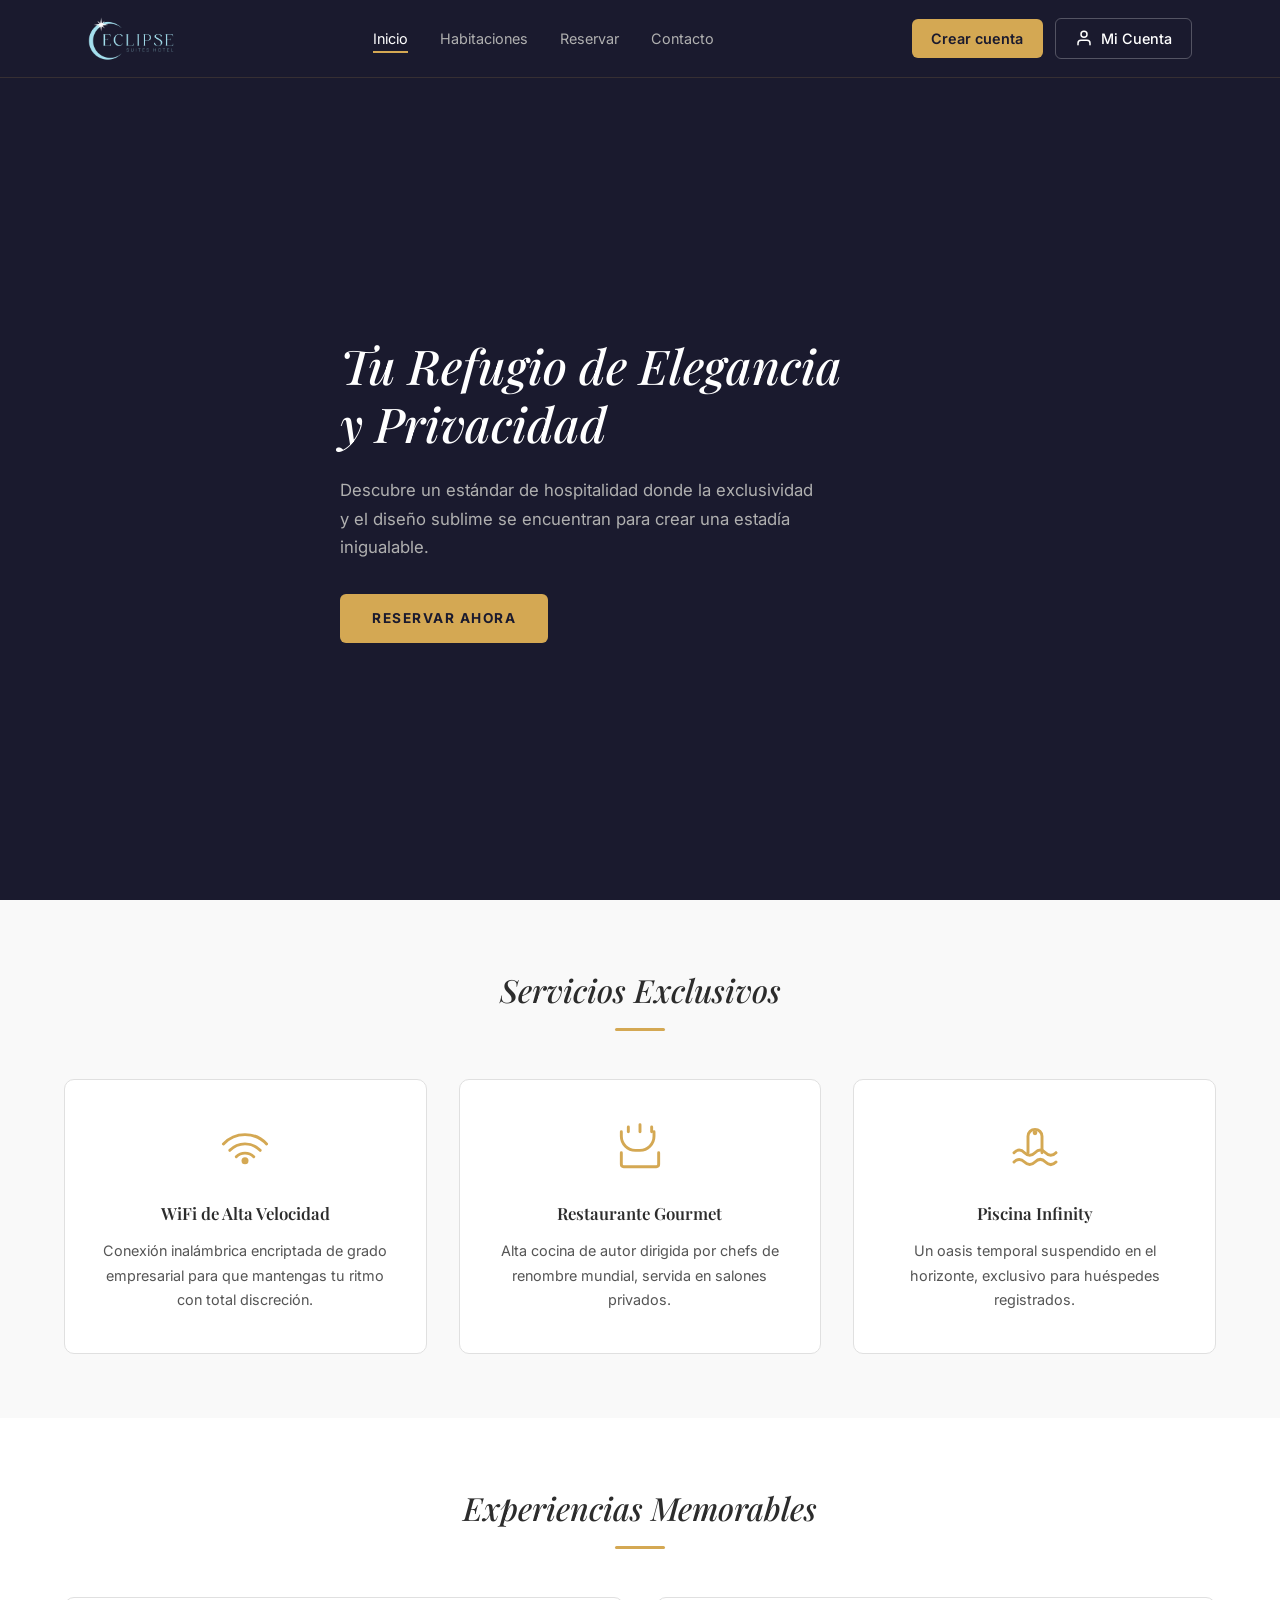
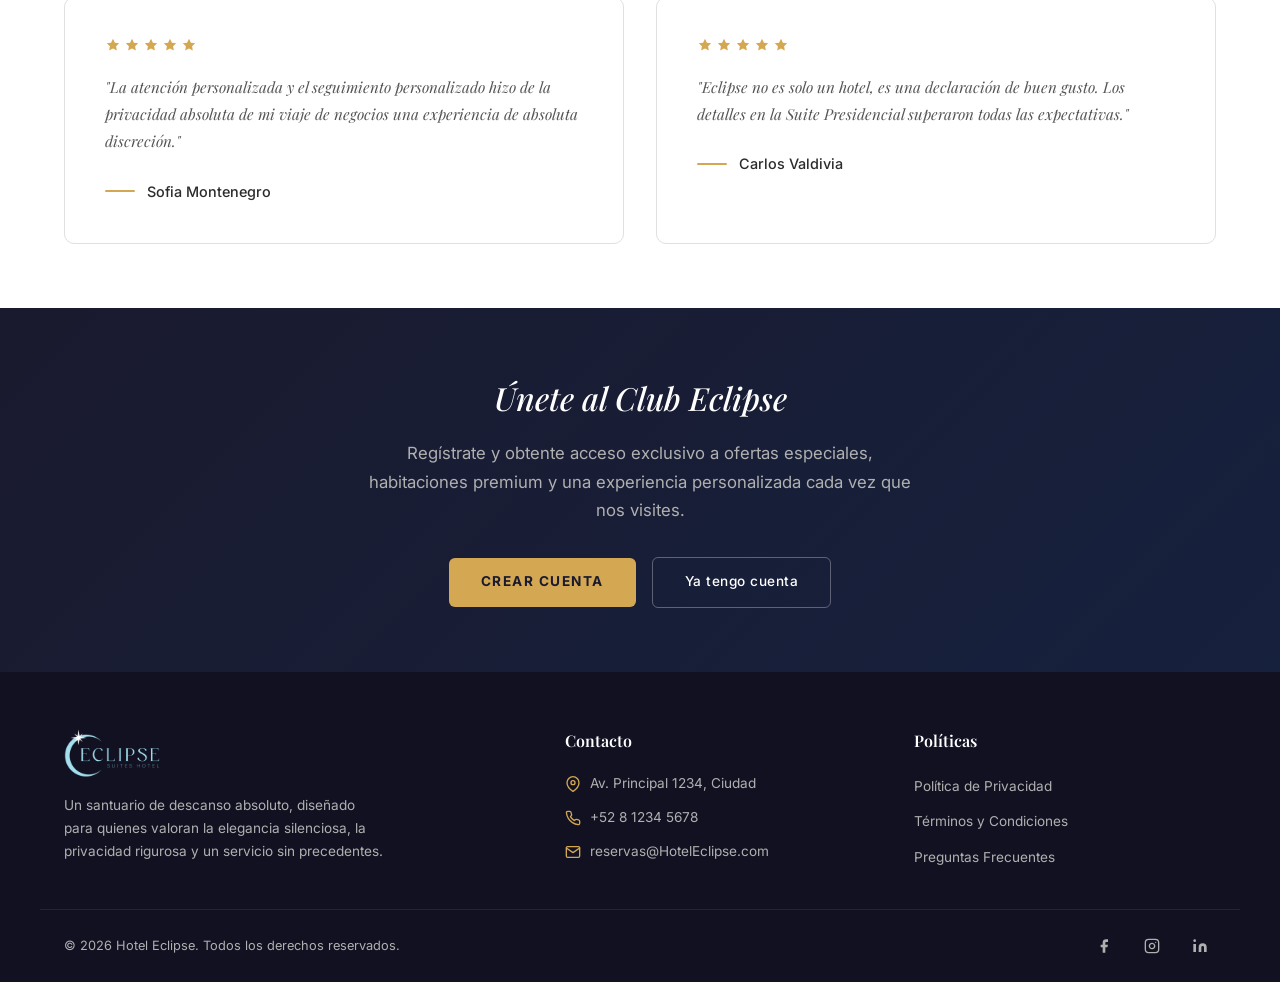
<file: index.html>
<!DOCTYPE html>
<html lang="es">
<head>
    <meta charset="UTF-8">
    <meta name="viewport" content="width=device-width, initial-scale=1.0">
    <title>Hotel Eclipse - Tu Refugio de Elegancia</title>
    <link rel="preconnect" href="https://fonts.googleapis.com">
    <link rel="preconnect" href="https://fonts.gstatic.com" crossorigin>
    <link href="https://fonts.googleapis.com/css2?family=Inter:wght@300;400;500;600;700&family=Playfair+Display:ital,wght@0,400;0,500;0,600;0,700;1,400;1,500;1,600&display=swap" rel="stylesheet">
    <link rel="stylesheet" href="css/variables.css">
    <link rel="stylesheet" href="css/reset.css">
    <link rel="stylesheet" href="css/principal.css">
</head>
<body>

    <!-- HEADER -->
    <header class="header">
        <nav class="nav container">
            <a href="inicio.html" class="nav__logo">
                <img src="img/logo.webp" alt="Eclipse Suites Hotel" class="nav__logo-img">
            </a>

            <ul class="nav__menu">
                <li class="nav__item">
                    <a href="inicio.html" class="nav__link nav__link--activo">Inicio</a>
                </li>
                <li class="nav__item">
                    <a href="habitaciones.html" class="nav__link">Habitaciones</a>
                </li>
                <li class="nav__item">
                    <a href="reservar.html" class="nav__link">Reservar</a>
                </li>
                <li class="nav__item">
                    <a href="#contacto" class="nav__link">Contacto</a>
                </li>
            </ul>

            <div class="nav__acciones">
                <a href="registro.html" class="nav__btn-crear">Crear cuenta</a>
                <a href="iniciar-sesion.html" class="nav__cuenta">
                    <svg class="nav__cuenta-icono" viewBox="0 0 24 24" fill="none" stroke="currentColor" stroke-width="2" stroke-linecap="round" stroke-linejoin="round">
                        <path d="M20 21v-2a4 4 0 0 0-4-4H8a4 4 0 0 0-4 4v2"/>
                        <circle cx="12" cy="7" r="4"/>
                    </svg>
                    <span>Mi Cuenta</span>
                </a>
            </div>

            <button class="nav__hamburger" aria-label="Menu">
                <span></span>
                <span></span>
                <span></span>
            </button>
        </nav>
    </header>

    <!-- MAIN -->
    <main>

        <!-- HERO -->
        <section class="hero">
            <div class="hero__overlay"></div>
            <div class="hero__contenido container">
                <h1 class="hero__titulo">Tu Refugio de Elegancia<br>y Privacidad</h1>
                <p class="hero__subtitulo">
                    Descubre un estándar de hospitalidad donde la exclusividad y el diseño sublime se encuentran para crear una estadía inigualable.
                </p>
                <a href="reservar.html" class="hero__btn">RESERVAR AHORA</a>
            </div>
        </section>

        <!-- SERVICIOS -->
        <section class="servicios">
            <div class="container">
                <h2 class="seccion__titulo">Servicios Exclusivos</h2>

                <div class="servicios__grid">
                    <!-- WiFi -->
                    <div class="servicio__card">
                        <div class="servicio__icono">
                            <svg viewBox="0 0 48 48" fill="none" xmlns="http://www.w3.org/2000/svg">
                                <path d="M24 38a3 3 0 1 0 0-6 3 3 0 0 0 0 6z" fill="#d4a853"/>
                                <path d="M16.5 31.5a10.6 10.6 0 0 1 15 0" stroke="#d4a853" stroke-width="2.5" stroke-linecap="round"/>
                                <path d="M11 26a18 18 0 0 1 26 0" stroke="#d4a853" stroke-width="2.5" stroke-linecap="round"/>
                                <path d="M5.5 20.5a25.4 25.4 0 0 1 37 0" stroke="#d4a853" stroke-width="2.5" stroke-linecap="round"/>
                            </svg>
                        </div>
                        <h3 class="servicio__titulo">WiFi de Alta Velocidad</h3>
                        <p class="servicio__texto">Conexión inalámbrica encriptada de grado empresarial para que mantengas tu ritmo con total discreción.</p>
                    </div>

                    <!-- Restaurante -->
                    <div class="servicio__card">
                        <div class="servicio__icono">
                            <svg viewBox="0 0 48 48" fill="none" xmlns="http://www.w3.org/2000/svg">
                                <path d="M8 10v4c0 6.627 5.373 12 12 12h4c6.627 0 12-5.373 12-12v-4" stroke="#d4a853" stroke-width="2.5" stroke-linecap="round"/>
                                <path d="M14 10V6" stroke="#d4a853" stroke-width="2.5" stroke-linecap="round"/>
                                <path d="M24 10V4" stroke="#d4a853" stroke-width="2.5" stroke-linecap="round"/>
                                <path d="M34 10V6" stroke="#d4a853" stroke-width="2.5" stroke-linecap="round"/>
                                <path d="M8 28v10a2 2 0 0 0 2 2h28a2 2 0 0 0 2-2V28" stroke="#d4a853" stroke-width="2.5" stroke-linecap="round"/>
                            </svg>
                        </div>
                        <h3 class="servicio__titulo">Restaurante Gourmet</h3>
                        <p class="servicio__texto">Alta cocina de autor dirigida por chefs de renombre mundial, servida en salones privados.</p>
                    </div>

                    <!-- Piscina -->
                    <div class="servicio__card">
                        <div class="servicio__icono">
                            <svg viewBox="0 0 48 48" fill="none" xmlns="http://www.w3.org/2000/svg">
                                <path d="M6 28c3-3 6-3 9 0s6 3 9 0 6-3 9 0 6 3 9 0" stroke="#d4a853" stroke-width="2.5" stroke-linecap="round"/>
                                <path d="M6 36c3-3 6-3 9 0s6 3 9 0 6-3 9 0 6 3 9 0" stroke="#d4a853" stroke-width="2.5" stroke-linecap="round"/>
                                <path d="M18 28V14a6 6 0 0 1 12 0v14" stroke="#d4a853" stroke-width="2.5" stroke-linecap="round"/>
                                <circle cx="24" cy="11" r="2" fill="#d4a853"/>
                            </svg>
                        </div>
                        <h3 class="servicio__titulo">Piscina Infinity</h3>
                        <p class="servicio__texto">Un oasis temporal suspendido en el horizonte, exclusivo para huéspedes registrados.</p>
                    </div>
                </div>
            </div>
        </section>

        <!-- TESTIMONIOS -->
        <section class="testimonios">
            <div class="container">
                <h2 class="seccion__titulo">Experiencias Memorables</h2>

                <div class="testimonios__grid">
                    <div class="testimonio__card">
                        <div class="testimonio__estrellas">
                            <svg viewBox="0 0 20 20" fill="#d4a853"><path d="M10 1l2.39 4.84 5.34.78-3.87 3.77.91 5.33L10 13.27l-4.77 2.51.91-5.33L2.27 6.69l5.34-.78L10 1z"/></svg>
                            <svg viewBox="0 0 20 20" fill="#d4a853"><path d="M10 1l2.39 4.84 5.34.78-3.87 3.77.91 5.33L10 13.27l-4.77 2.51.91-5.33L2.27 6.69l5.34-.78L10 1z"/></svg>
                            <svg viewBox="0 0 20 20" fill="#d4a853"><path d="M10 1l2.39 4.84 5.34.78-3.87 3.77.91 5.33L10 13.27l-4.77 2.51.91-5.33L2.27 6.69l5.34-.78L10 1z"/></svg>
                            <svg viewBox="0 0 20 20" fill="#d4a853"><path d="M10 1l2.39 4.84 5.34.78-3.87 3.77.91 5.33L10 13.27l-4.77 2.51.91-5.33L2.27 6.69l5.34-.78L10 1z"/></svg>
                            <svg viewBox="0 0 20 20" fill="#d4a853"><path d="M10 1l2.39 4.84 5.34.78-3.87 3.77.91 5.33L10 13.27l-4.77 2.51.91-5.33L2.27 6.69l5.34-.78L10 1z"/></svg>
                        </div>
                        <p class="testimonio__cita">"La atención personalizada y el seguimiento personalizado hizo de la privacidad absoluta de mi viaje de negocios una experiencia de absoluta discreción."</p>
                        <div class="testimonio__autor">
                            <span class="testimonio__linea"></span>
                            <span class="testimonio__nombre">Sofia Montenegro</span>
                        </div>
                    </div>

                    <div class="testimonio__card">
                        <div class="testimonio__estrellas">
                            <svg viewBox="0 0 20 20" fill="#d4a853"><path d="M10 1l2.39 4.84 5.34.78-3.87 3.77.91 5.33L10 13.27l-4.77 2.51.91-5.33L2.27 6.69l5.34-.78L10 1z"/></svg>
                            <svg viewBox="0 0 20 20" fill="#d4a853"><path d="M10 1l2.39 4.84 5.34.78-3.87 3.77.91 5.33L10 13.27l-4.77 2.51.91-5.33L2.27 6.69l5.34-.78L10 1z"/></svg>
                            <svg viewBox="0 0 20 20" fill="#d4a853"><path d="M10 1l2.39 4.84 5.34.78-3.87 3.77.91 5.33L10 13.27l-4.77 2.51.91-5.33L2.27 6.69l5.34-.78L10 1z"/></svg>
                            <svg viewBox="0 0 20 20" fill="#d4a853"><path d="M10 1l2.39 4.84 5.34.78-3.87 3.77.91 5.33L10 13.27l-4.77 2.51.91-5.33L2.27 6.69l5.34-.78L10 1z"/></svg>
                            <svg viewBox="0 0 20 20" fill="#d4a853"><path d="M10 1l2.39 4.84 5.34.78-3.87 3.77.91 5.33L10 13.27l-4.77 2.51.91-5.33L2.27 6.69l5.34-.78L10 1z"/></svg>
                        </div>
                        <p class="testimonio__cita">"Eclipse no es solo un hotel, es una declaración de buen gusto. Los detalles en la Suite Presidencial superaron todas las expectativas."</p>
                        <div class="testimonio__autor">
                            <span class="testimonio__linea"></span>
                            <span class="testimonio__nombre">Carlos Valdivia</span>
                        </div>
                    </div>
                </div>
            </div>
        </section>

        <!-- CTA REGISTRO -->
        <section class="cta-registro">
            <div class="container cta-registro__contenido">
                <h2 class="cta-registro__titulo">Únete al Club Eclipse</h2>
                <p class="cta-registro__texto">Regístrate y obtente acceso exclusivo a ofertas especiales, habitaciones premium y una experiencia personalizada cada vez que nos visites.</p>
                <div class="cta-registro__botones">
                    <a href="registro.html" class="hero__btn">CREAR CUENTA</a>
                    <a href="iniciar-sesion.html" class="cta-registro__btn-secundario">Ya tengo cuenta</a>
                </div>
            </div>
        </section>

    </main>

    <!-- FOOTER -->
    <footer class="footer">
        <div class="footer__contenido container">
            <div class="footer__col footer__brand">
                <a href="inicio.html" class="footer__logo">
                    <img src="img/logo.webp" alt="Eclipse Suites Hotel" class="footer__logo-img">
                </a>
                <p class="footer__descripcion">Un santuario de descanso absoluto, diseñado para quienes valoran la elegancia silenciosa, la privacidad rigurosa y un servicio sin precedentes.</p>
            </div>

            <div class="footer__col">
                <h4 class="footer__titulo">Contacto</h4>
                <ul class="footer__lista">
                    <li class="footer__item">
                        <svg class="footer__item-icono" viewBox="0 0 24 24" fill="none" stroke="#d4a853" stroke-width="2" stroke-linecap="round" stroke-linejoin="round"><path d="M21 10c0 7-9 13-9 13s-9-6-9-13a9 9 0 0 1 18 0z"/><circle cx="12" cy="10" r="3"/></svg>
                        <span>Av. Principal 1234, Ciudad</span>
                    </li>
                    <li class="footer__item">
                        <svg class="footer__item-icono" viewBox="0 0 24 24" fill="none" stroke="#d4a853" stroke-width="2" stroke-linecap="round" stroke-linejoin="round"><path d="M22 16.92v3a2 2 0 0 1-2.18 2 19.79 19.79 0 0 1-8.63-3.07 19.5 19.5 0 0 1-6-6 19.79 19.79 0 0 1-3.07-8.67A2 2 0 0 1 4.11 2h3a2 2 0 0 1 2 1.72c.127.96.361 1.903.7 2.81a2 2 0 0 1-.45 2.11L8.09 9.91a16 16 0 0 0 6 6l1.27-1.27a2 2 0 0 1 2.11-.45c.907.339 1.85.573 2.81.7A2 2 0 0 1 22 16.92z"/></svg>
                        <span>+52 8 1234 5678</span>
                    </li>
                    <li class="footer__item">
                        <svg class="footer__item-icono" viewBox="0 0 24 24" fill="none" stroke="#d4a853" stroke-width="2" stroke-linecap="round" stroke-linejoin="round"><path d="M4 4h16c1.1 0 2 .9 2 2v12c0 1.1-.9 2-2 2H4c-1.1 0-2-.9-2-2V6c0-1.1.9-2 2-2z"/><polyline points="22,6 12,13 2,6"/></svg>
                        <span>reservas@HotelEclipse.com</span>
                    </li>
                </ul>
            </div>

            <div class="footer__col">
                <h4 class="footer__titulo">Políticas</h4>
                <ul class="footer__lista footer__lista--links">
                    <li><a href="#" class="footer__link">Política de Privacidad</a></li>
                    <li><a href="#" class="footer__link">Términos y Condiciones</a></li>
                    <li><a href="#" class="footer__link">Preguntas Frecuentes</a></li>
                </ul>
            </div>
        </div>

        <div class="footer__bottom container">
            <p class="footer__copyright">&copy; 2026 Hotel Eclipse. Todos los derechos reservados.</p>
            <div class="footer__redes">
                <a href="#" class="footer__redes-link" aria-label="Facebook">
                    <svg viewBox="0 0 24 24" fill="currentColor"><path d="M18 2h-3a5 5 0 0 0-5 5v3H7v4h3v8h4v-8h3l1-4h-4V7a1 1 0 0 1 1-1h3z"/></svg>
                </a>
                <a href="#" class="footer__redes-link" aria-label="Instagram">
                    <svg viewBox="0 0 24 24" fill="none" stroke="currentColor" stroke-width="2" stroke-linecap="round" stroke-linejoin="round"><rect x="2" y="2" width="20" height="20" rx="5" ry="5"/><path d="M16 11.37A4 4 0 1 1 12.63 8 4 4 0 0 1 16 11.37z"/><line x1="17.5" y1="6.5" x2="17.51" y2="6.5"/></svg>
                </a>
                <a href="#" class="footer__redes-link" aria-label="LinkedIn">
                    <svg viewBox="0 0 24 24" fill="currentColor"><path d="M16 8a6 6 0 0 1 6 6v7h-4v-7a2 2 0 0 0-2-2 2 2 0 0 0-2 2v7h-4v-7a6 6 0 0 1 6-6z"/><rect x="2" y="9" width="4" height="12"/><circle cx="4" cy="4" r="2"/></svg>
                </a>
            </div>
        </div>
    </footer>

    <script src="js/principal.js"></script>
</body>
</html>
</file>
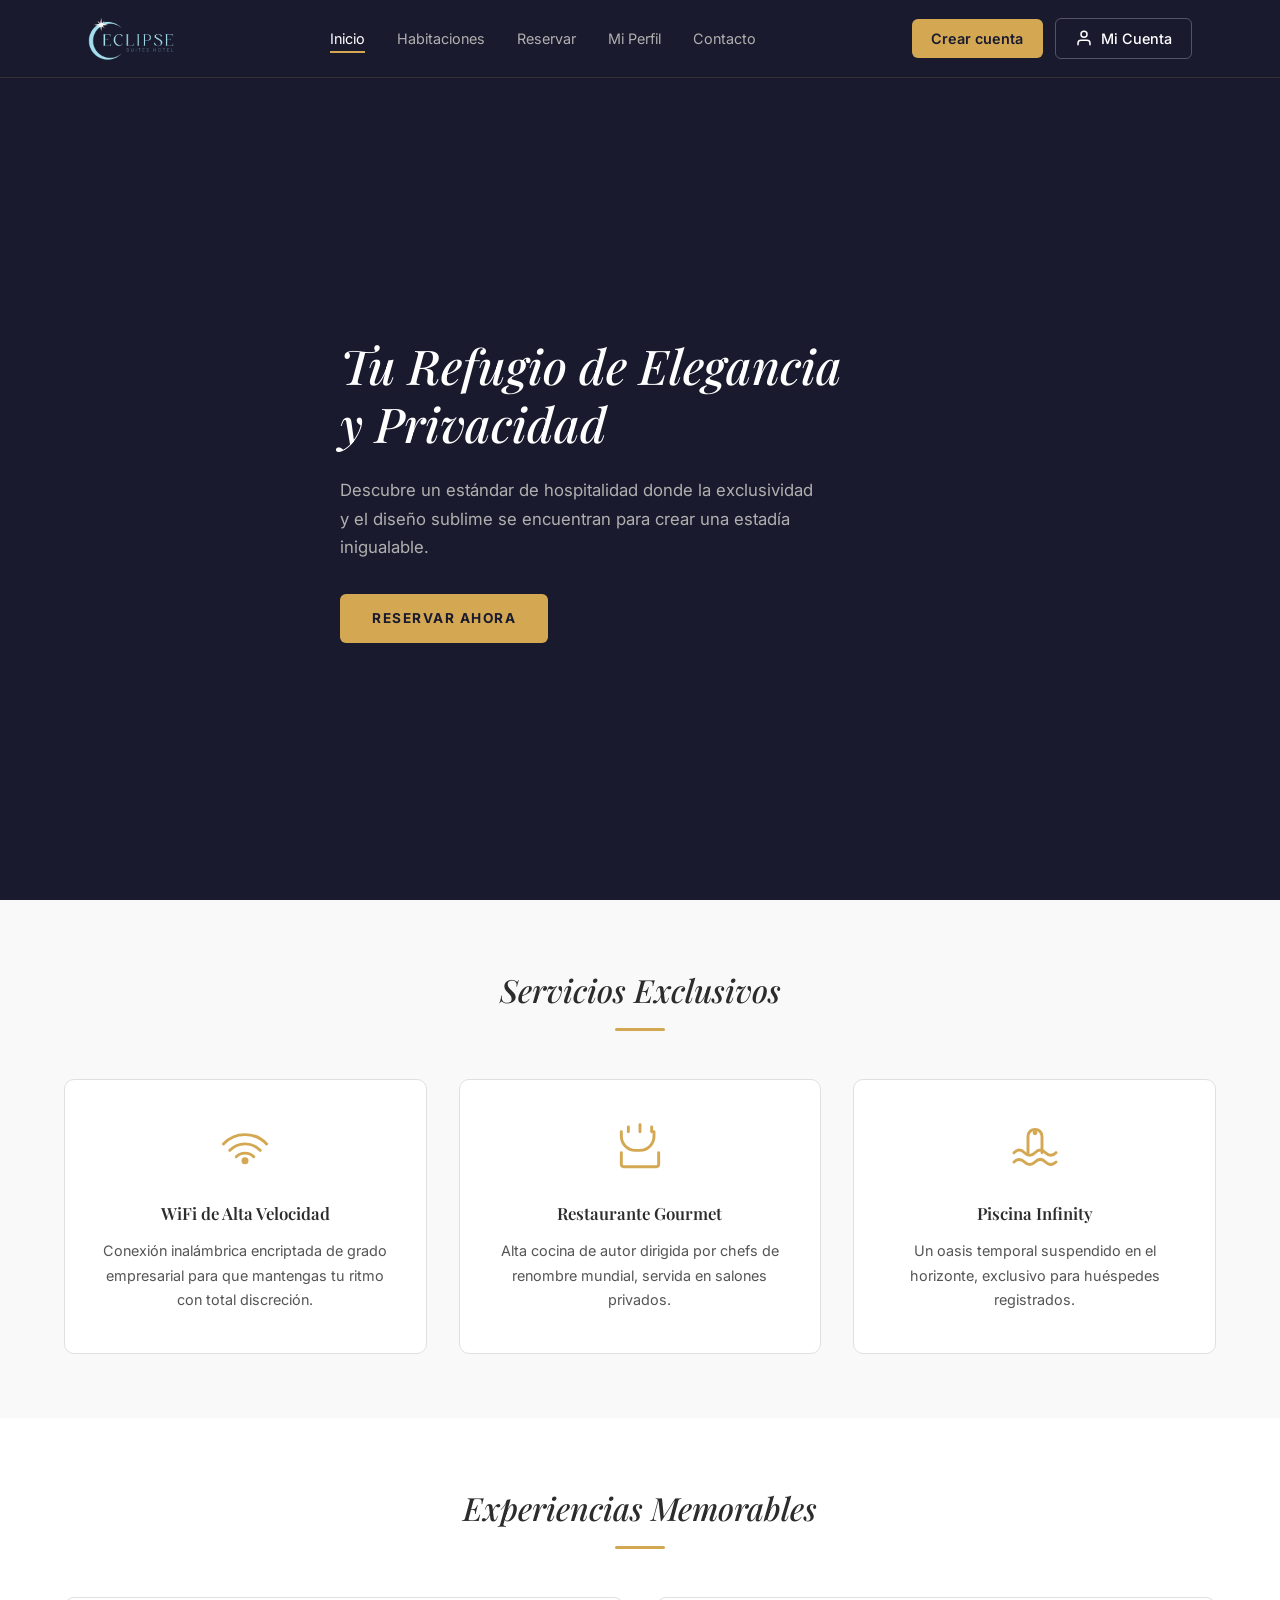
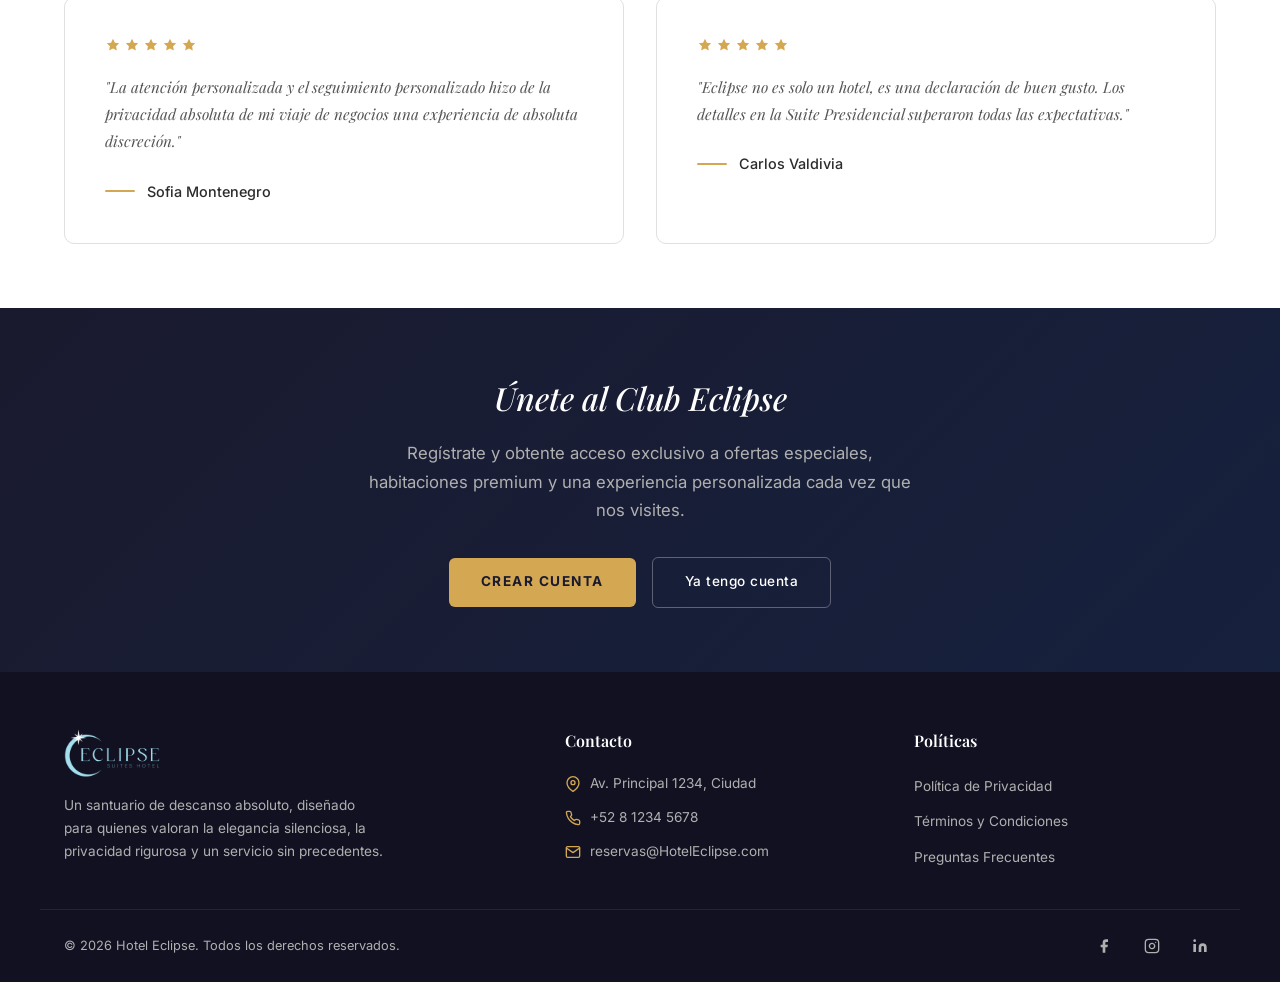
<file: frontend/index.html>
<!DOCTYPE html>
<html lang="es">
<head>
    <meta charset="UTF-8">
    <meta name="viewport" content="width=device-width, initial-scale=1.0">
    <title>Hotel Eclipse - Tu Refugio de Elegancia</title>
    <link rel="preconnect" href="https://fonts.googleapis.com">
    <link rel="preconnect" href="https://fonts.gstatic.com" crossorigin>
    <link href="https://fonts.googleapis.com/css2?family=Inter:wght@300;400;500;600;700&family=Playfair+Display:ital,wght@0,400;0,500;0,600;0,700;1,400;1,500;1,600&display=swap" rel="stylesheet">
    <link rel="stylesheet" href="css/variables.css?v=6">
    <link rel="stylesheet" href="css/reset.css?v=6">
    <link rel="stylesheet" href="css/principal.css?v=6">
</head>
<body>

    <!-- HEADER -->
    <header class="header">
        <nav class="nav container">
            <a href="index.html" class="nav__logo">
                <img src="img/logo.webp" alt="Eclipse Suites Hotel" class="nav__logo-img">
            </a>

            <ul class="nav__menu">
                <li class="nav__item">
                    <a href="index.html" class="nav__link nav__link--activo">Inicio</a>
                </li>
                <li class="nav__item">
                    <a href="habitaciones.html" class="nav__link">Habitaciones</a>
                </li>
                <li class="nav__item">
                    <a href="reservar.html" class="nav__link">Reservar</a>
                </li>
                <li class="nav__item">
                    <a href="perfil.html" class="nav__link">Mi Perfil</a>
                </li>
                <li class="nav__item">
                    <a href="#contacto" class="nav__link">Contacto</a>
                </li>
            </ul>

            <div class="nav__acciones">
                <a href="registro.html" class="nav__btn-crear">Crear cuenta</a>
                <a href="perfil.html" class="nav__cuenta">
                    <svg class="nav__cuenta-icono" viewBox="0 0 24 24" fill="none" stroke="currentColor" stroke-width="2" stroke-linecap="round" stroke-linejoin="round">
                        <path d="M20 21v-2a4 4 0 0 0-4-4H8a4 4 0 0 0-4 4v2"/>
                        <circle cx="12" cy="7" r="4"/>
                    </svg>
                    <span>Mi Cuenta</span>
                </a>
            </div>

            <button class="nav__hamburger" aria-label="Menu">
                <span></span>
                <span></span>
                <span></span>
            </button>
        </nav>
    </header>

    <!-- MAIN -->
    <main>

        <!-- HERO -->
        <section class="hero">
            <div class="hero__overlay"></div>
            <div class="hero__contenido container">
                <h1 class="hero__titulo">Tu Refugio de Elegancia<br>y Privacidad</h1>
                <p class="hero__subtitulo">
                    Descubre un estándar de hospitalidad donde la exclusividad y el diseño sublime se encuentran para crear una estadía inigualable.
                </p>
                <a href="reservar.html" class="hero__btn">RESERVAR AHORA</a>
            </div>
        </section>

        <!-- SERVICIOS -->
        <section class="servicios">
            <div class="container">
                <h2 class="seccion__titulo">Servicios Exclusivos</h2>

                <div class="servicios__grid">
                    <!-- WiFi -->
                    <div class="servicio__card">
                        <div class="servicio__icono">
                            <svg viewBox="0 0 48 48" fill="none" xmlns="http://www.w3.org/2000/svg">
                                <path d="M24 38a3 3 0 1 0 0-6 3 3 0 0 0 0 6z" fill="#d4a853"/>
                                <path d="M16.5 31.5a10.6 10.6 0 0 1 15 0" stroke="#d4a853" stroke-width="2.5" stroke-linecap="round"/>
                                <path d="M11 26a18 18 0 0 1 26 0" stroke="#d4a853" stroke-width="2.5" stroke-linecap="round"/>
                                <path d="M5.5 20.5a25.4 25.4 0 0 1 37 0" stroke="#d4a853" stroke-width="2.5" stroke-linecap="round"/>
                            </svg>
                        </div>
                        <h3 class="servicio__titulo">WiFi de Alta Velocidad</h3>
                        <p class="servicio__texto">Conexión inalámbrica encriptada de grado empresarial para que mantengas tu ritmo con total discreción.</p>
                    </div>

                    <!-- Restaurante -->
                    <div class="servicio__card">
                        <div class="servicio__icono">
                            <svg viewBox="0 0 48 48" fill="none" xmlns="http://www.w3.org/2000/svg">
                                <path d="M8 10v4c0 6.627 5.373 12 12 12h4c6.627 0 12-5.373 12-12v-4" stroke="#d4a853" stroke-width="2.5" stroke-linecap="round"/>
                                <path d="M14 10V6" stroke="#d4a853" stroke-width="2.5" stroke-linecap="round"/>
                                <path d="M24 10V4" stroke="#d4a853" stroke-width="2.5" stroke-linecap="round"/>
                                <path d="M34 10V6" stroke="#d4a853" stroke-width="2.5" stroke-linecap="round"/>
                                <path d="M8 28v10a2 2 0 0 0 2 2h28a2 2 0 0 0 2-2V28" stroke="#d4a853" stroke-width="2.5" stroke-linecap="round"/>
                            </svg>
                        </div>
                        <h3 class="servicio__titulo">Restaurante Gourmet</h3>
                        <p class="servicio__texto">Alta cocina de autor dirigida por chefs de renombre mundial, servida en salones privados.</p>
                    </div>

                    <!-- Piscina -->
                    <div class="servicio__card">
                        <div class="servicio__icono">
                            <svg viewBox="0 0 48 48" fill="none" xmlns="http://www.w3.org/2000/svg">
                                <path d="M6 28c3-3 6-3 9 0s6 3 9 0 6-3 9 0 6 3 9 0" stroke="#d4a853" stroke-width="2.5" stroke-linecap="round"/>
                                <path d="M6 36c3-3 6-3 9 0s6 3 9 0 6-3 9 0 6 3 9 0" stroke="#d4a853" stroke-width="2.5" stroke-linecap="round"/>
                                <path d="M18 28V14a6 6 0 0 1 12 0v14" stroke="#d4a853" stroke-width="2.5" stroke-linecap="round"/>
                                <circle cx="24" cy="11" r="2" fill="#d4a853"/>
                            </svg>
                        </div>
                        <h3 class="servicio__titulo">Piscina Infinity</h3>
                        <p class="servicio__texto">Un oasis temporal suspendido en el horizonte, exclusivo para huéspedes registrados.</p>
                    </div>
                </div>
            </div>
        </section>

        <!-- TESTIMONIOS -->
        <section class="testimonios">
            <div class="container">
                <h2 class="seccion__titulo">Experiencias Memorables</h2>

                <div class="testimonios__grid">
                    <div class="testimonio__card">
                        <div class="testimonio__estrellas">
                            <svg viewBox="0 0 20 20" fill="#d4a853"><path d="M10 1l2.39 4.84 5.34.78-3.87 3.77.91 5.33L10 13.27l-4.77 2.51.91-5.33L2.27 6.69l5.34-.78L10 1z"/></svg>
                            <svg viewBox="0 0 20 20" fill="#d4a853"><path d="M10 1l2.39 4.84 5.34.78-3.87 3.77.91 5.33L10 13.27l-4.77 2.51.91-5.33L2.27 6.69l5.34-.78L10 1z"/></svg>
                            <svg viewBox="0 0 20 20" fill="#d4a853"><path d="M10 1l2.39 4.84 5.34.78-3.87 3.77.91 5.33L10 13.27l-4.77 2.51.91-5.33L2.27 6.69l5.34-.78L10 1z"/></svg>
                            <svg viewBox="0 0 20 20" fill="#d4a853"><path d="M10 1l2.39 4.84 5.34.78-3.87 3.77.91 5.33L10 13.27l-4.77 2.51.91-5.33L2.27 6.69l5.34-.78L10 1z"/></svg>
                            <svg viewBox="0 0 20 20" fill="#d4a853"><path d="M10 1l2.39 4.84 5.34.78-3.87 3.77.91 5.33L10 13.27l-4.77 2.51.91-5.33L2.27 6.69l5.34-.78L10 1z"/></svg>
                        </div>
                        <p class="testimonio__cita">"La atención personalizada y el seguimiento personalizado hizo de la privacidad absoluta de mi viaje de negocios una experiencia de absoluta discreción."</p>
                        <div class="testimonio__autor">
                            <span class="testimonio__linea"></span>
                            <span class="testimonio__nombre">Sofia Montenegro</span>
                        </div>
                    </div>

                    <div class="testimonio__card">
                        <div class="testimonio__estrellas">
                            <svg viewBox="0 0 20 20" fill="#d4a853"><path d="M10 1l2.39 4.84 5.34.78-3.87 3.77.91 5.33L10 13.27l-4.77 2.51.91-5.33L2.27 6.69l5.34-.78L10 1z"/></svg>
                            <svg viewBox="0 0 20 20" fill="#d4a853"><path d="M10 1l2.39 4.84 5.34.78-3.87 3.77.91 5.33L10 13.27l-4.77 2.51.91-5.33L2.27 6.69l5.34-.78L10 1z"/></svg>
                            <svg viewBox="0 0 20 20" fill="#d4a853"><path d="M10 1l2.39 4.84 5.34.78-3.87 3.77.91 5.33L10 13.27l-4.77 2.51.91-5.33L2.27 6.69l5.34-.78L10 1z"/></svg>
                            <svg viewBox="0 0 20 20" fill="#d4a853"><path d="M10 1l2.39 4.84 5.34.78-3.87 3.77.91 5.33L10 13.27l-4.77 2.51.91-5.33L2.27 6.69l5.34-.78L10 1z"/></svg>
                            <svg viewBox="0 0 20 20" fill="#d4a853"><path d="M10 1l2.39 4.84 5.34.78-3.87 3.77.91 5.33L10 13.27l-4.77 2.51.91-5.33L2.27 6.69l5.34-.78L10 1z"/></svg>
                        </div>
                        <p class="testimonio__cita">"Eclipse no es solo un hotel, es una declaración de buen gusto. Los detalles en la Suite Presidencial superaron todas las expectativas."</p>
                        <div class="testimonio__autor">
                            <span class="testimonio__linea"></span>
                            <span class="testimonio__nombre">Carlos Valdivia</span>
                        </div>
                    </div>
                </div>
            </div>
        </section>

        <!-- CTA REGISTRO -->
        <section class="cta-registro">
            <div class="container cta-registro__contenido">
                <h2 class="cta-registro__titulo">Únete al Club Eclipse</h2>
                <p class="cta-registro__texto">Regístrate y obtente acceso exclusivo a ofertas especiales, habitaciones premium y una experiencia personalizada cada vez que nos visites.</p>
                <div class="cta-registro__botones">
                    <a href="registro.html" class="hero__btn">CREAR CUENTA</a>
                    <a href="iniciar-sesion.html" class="cta-registro__btn-secundario">Ya tengo cuenta</a>
                </div>
            </div>
        </section>

    </main>

    <!-- FOOTER -->
    <footer class="footer" id="contacto">
        <div class="footer__contenido container">
            <div class="footer__col footer__brand">
                <a href="index.html" class="footer__logo">
                    <img src="img/logo.webp" alt="Eclipse Suites Hotel" class="footer__logo-img">
                </a>
                <p class="footer__descripcion">Un santuario de descanso absoluto, diseñado para quienes valoran la elegancia silenciosa, la privacidad rigurosa y un servicio sin precedentes.</p>
            </div>

            <div class="footer__col">
                <h4 class="footer__titulo">Contacto</h4>
                <ul class="footer__lista">
                    <li class="footer__item">
                        <svg class="footer__item-icono" viewBox="0 0 24 24" fill="none" stroke="#d4a853" stroke-width="2" stroke-linecap="round" stroke-linejoin="round"><path d="M21 10c0 7-9 13-9 13s-9-6-9-13a9 9 0 0 1 18 0z"/><circle cx="12" cy="10" r="3"/></svg>
                        <span>Av. Principal 1234, Ciudad</span>
                    </li>
                    <li class="footer__item">
                        <svg class="footer__item-icono" viewBox="0 0 24 24" fill="none" stroke="#d4a853" stroke-width="2" stroke-linecap="round" stroke-linejoin="round"><path d="M22 16.92v3a2 2 0 0 1-2.18 2 19.79 19.79 0 0 1-8.63-3.07 19.5 19.5 0 0 1-6-6 19.79 19.79 0 0 1-3.07-8.67A2 2 0 0 1 4.11 2h3a2 2 0 0 1 2 1.72c.127.96.361 1.903.7 2.81a2 2 0 0 1-.45 2.11L8.09 9.91a16 16 0 0 0 6 6l1.27-1.27a2 2 0 0 1 2.11-.45c.907.339 1.85.573 2.81.7A2 2 0 0 1 22 16.92z"/></svg>
                        <span>+52 8 1234 5678</span>
                    </li>
                    <li class="footer__item">
                        <svg class="footer__item-icono" viewBox="0 0 24 24" fill="none" stroke="#d4a853" stroke-width="2" stroke-linecap="round" stroke-linejoin="round"><path d="M4 4h16c1.1 0 2 .9 2 2v12c0 1.1-.9 2-2 2H4c-1.1 0-2-.9-2-2V6c0-1.1.9-2 2-2z"/><polyline points="22,6 12,13 2,6"/></svg>
                        <span>reservas@HotelEclipse.com</span>
                    </li>
                </ul>
            </div>

            <div class="footer__col">
                <h4 class="footer__titulo">Políticas</h4>
                <ul class="footer__lista footer__lista--links">
                    <li><a href="#" class="footer__link">Política de Privacidad</a></li>
                    <li><a href="#" class="footer__link">Términos y Condiciones</a></li>
                    <li><a href="#" class="footer__link">Preguntas Frecuentes</a></li>
                </ul>
            </div>
        </div>

        <div class="footer__bottom container">
            <p class="footer__copyright">&copy; 2026 Hotel Eclipse. Todos los derechos reservados.</p>
            <div class="footer__redes">
                <a href="#" class="footer__redes-link" aria-label="Facebook">
                    <svg viewBox="0 0 24 24" fill="currentColor"><path d="M18 2h-3a5 5 0 0 0-5 5v3H7v4h3v8h4v-8h3l1-4h-4V7a1 1 0 0 1 1-1h3z"/></svg>
                </a>
                <a href="#" class="footer__redes-link" aria-label="Instagram">
                    <svg viewBox="0 0 24 24" fill="none" stroke="currentColor" stroke-width="2" stroke-linecap="round" stroke-linejoin="round"><rect x="2" y="2" width="20" height="20" rx="5" ry="5"/><path d="M16 11.37A4 4 0 1 1 12.63 8 4 4 0 0 1 16 11.37z"/><line x1="17.5" y1="6.5" x2="17.51" y2="6.5"/></svg>
                </a>
                <a href="#" class="footer__redes-link" aria-label="LinkedIn">
                    <svg viewBox="0 0 24 24" fill="currentColor"><path d="M16 8a6 6 0 0 1 6 6v7h-4v-7a2 2 0 0 0-2-2 2 2 0 0 0-2 2v7h-4v-7a6 6 0 0 1 6-6z"/><rect x="2" y="9" width="4" height="12"/><circle cx="4" cy="4" r="2"/></svg>
                </a>
            </div>
        </div>
    </footer>

    <script src="js/session.js?v=6"></script>
    <script src="js/principal.js?v=6"></script>
</body>
</html>
</file>
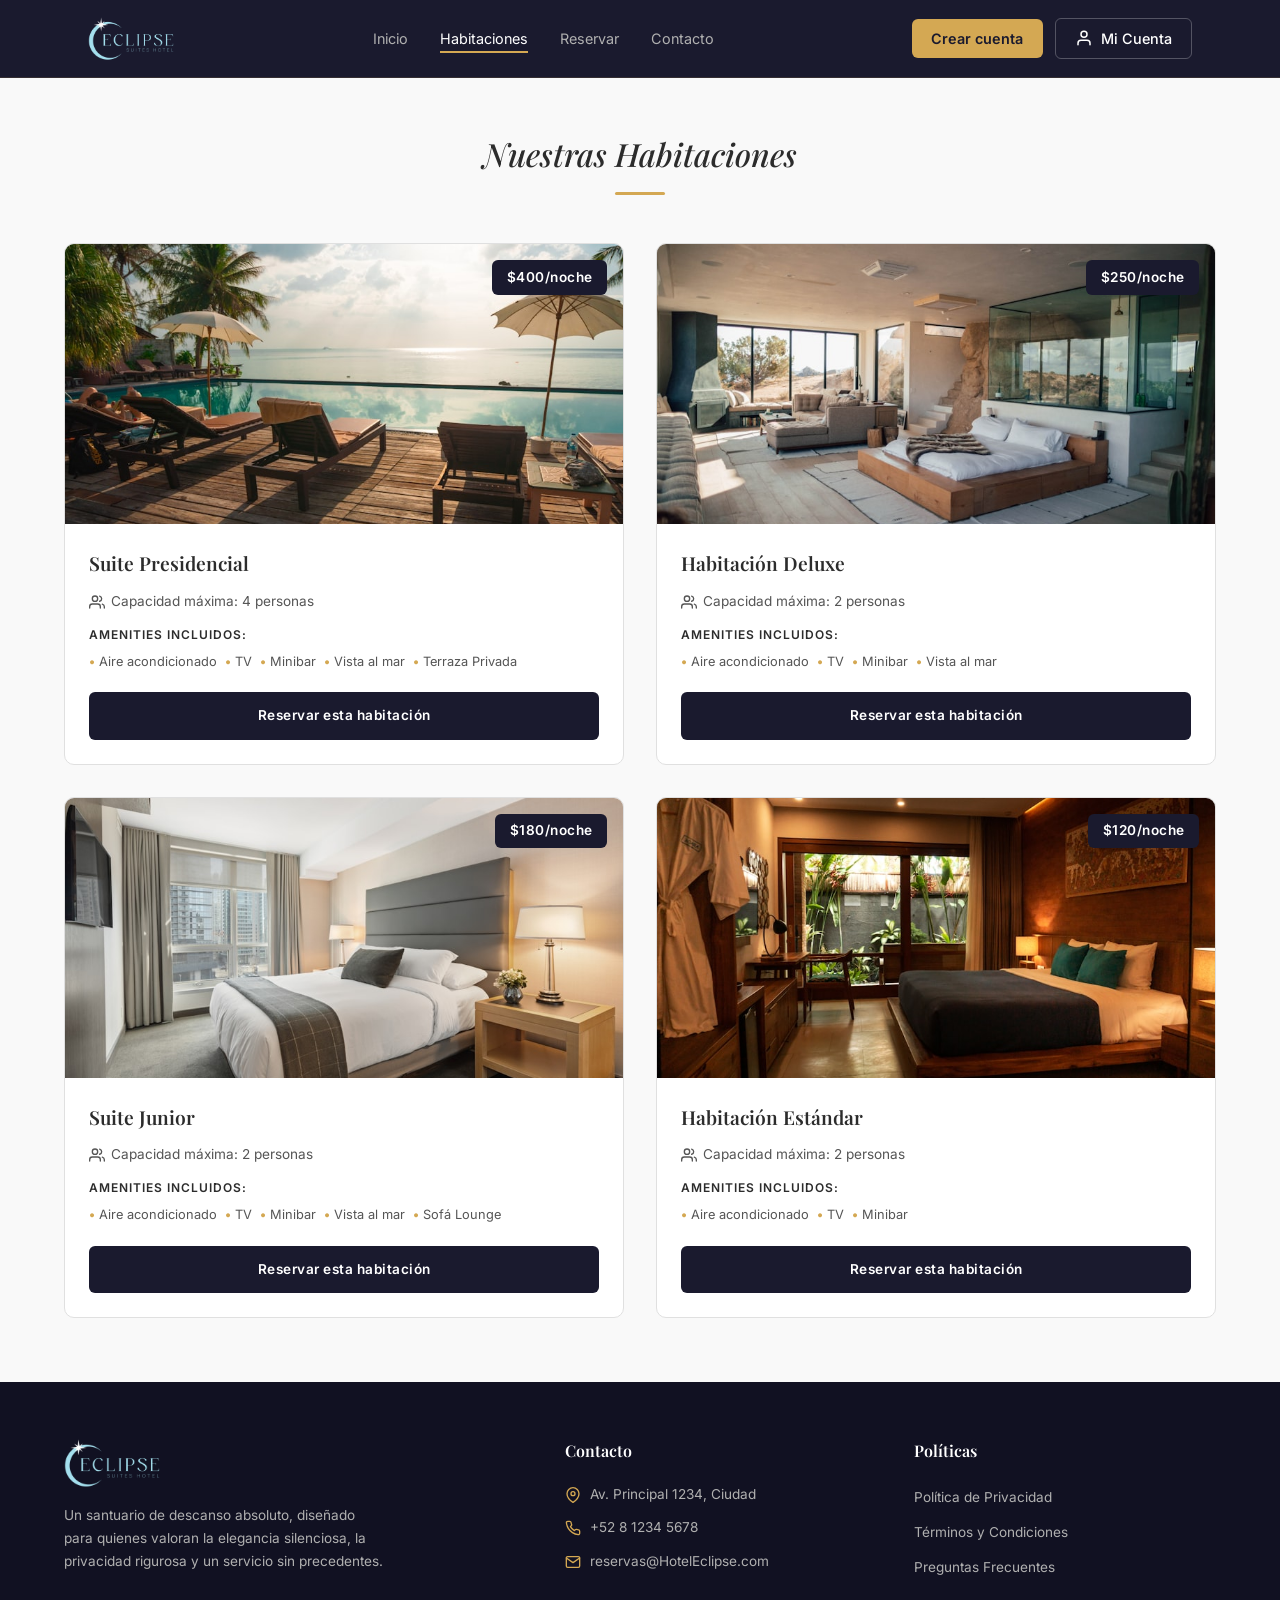
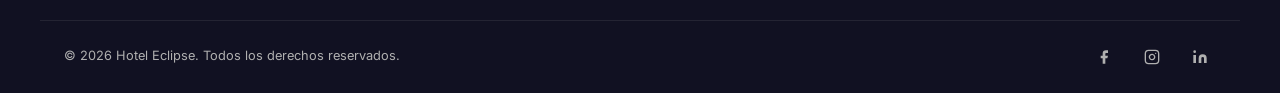
<file: habitaciones.html>
<!DOCTYPE html>
<html lang="es">
<head>
    <meta charset="UTF-8">
    <meta name="viewport" content="width=device-width, initial-scale=1.0">
    <title>Nuestras Habitaciones - Hotel Eclipse</title>
    <link rel="preconnect" href="https://fonts.googleapis.com">
    <link rel="preconnect" href="https://fonts.gstatic.com" crossorigin>
    <link href="https://fonts.googleapis.com/css2?family=Inter:wght@300;400;500;600;700&family=Playfair+Display:ital,wght@0,400;0,500;0,600;0,700;1,400;1,500;1,600&display=swap" rel="stylesheet">
    <link rel="stylesheet" href="css/variables.css">
    <link rel="stylesheet" href="css/reset.css">
    <link rel="stylesheet" href="css/reservas.css">
</head>
<body>

    <!-- HEADER -->
    <header class="header">
        <nav class="nav container">
            <a href="inicio.html" class="nav__logo">
                <img src="img/logo.webp" alt="Eclipse Suites Hotel" class="nav__logo-img">
            </a>

            <ul class="nav__menu">
                <li class="nav__item">
                    <a href="inicio.html" class="nav__link">Inicio</a>
                </li>
                <li class="nav__item">
                    <a href="habitaciones.html" class="nav__link nav__link--activo">Habitaciones</a>
                </li>
                <li class="nav__item">
                    <a href="reservar.html" class="nav__link">Reservar</a>
                </li>
                <li class="nav__item">
                    <a href="#contacto" class="nav__link">Contacto</a>
                </li>
            </ul>

            <div class="nav__acciones">
                <a href="registro.html" class="nav__btn-crear">Crear cuenta</a>
                <a href="iniciar-sesion.html" class="nav__cuenta">
                    <svg class="nav__cuenta-icono" viewBox="0 0 24 24" fill="none" stroke="currentColor" stroke-width="2" stroke-linecap="round" stroke-linejoin="round">
                        <path d="M20 21v-2a4 4 0 0 0-4-4H8a4 4 0 0 0-4 4v2"/>
                        <circle cx="12" cy="7" r="4"/>
                    </svg>
                    <span>Mi Cuenta</span>
                </a>
            </div>

            <button class="nav__hamburger" aria-label="Menu">
                <span></span>
                <span></span>
                <span></span>
            </button>
        </nav>
    </header>

    <!-- MAIN -->
    <main>

        <!-- HABITACIONES -->
        <section class="habitaciones">
            <div class="container">
                <h2 class="seccion__titulo">Nuestras Habitaciones</h2>

                <div class="habitaciones__grid">

                    <!-- Suite Presidencial -->
                    <div class="habitacion__card">
                        <div class="habitacion__imagen-contenedor">
                            <img src="img/habitaciones/suite-presidencial.jpg" alt="Suite Presidencial" class="habitacion__imagen">
                            <span class="habitacion__precio-badge">$400/noche</span>
                        </div>
                        <div class="habitacion__info">
                            <h3 class="habitacion__nombre">Suite Presidencial</h3>
                            <div class="habitacion__capacidad">
                                <svg class="habitacion__capacidad-icono" viewBox="0 0 24 24" fill="none" stroke="currentColor" stroke-width="2" stroke-linecap="round" stroke-linejoin="round">
                                    <path d="M17 21v-2a4 4 0 0 0-4-4H5a4 4 0 0 0-4 4v2"/>
                                    <circle cx="9" cy="7" r="4"/>
                                    <path d="M23 21v-2a4 4 0 0 0-3-3.87"/>
                                    <path d="M16 3.13a4 4 0 0 1 0 7.75"/>
                                </svg>
                                <span>Capacidad máxima: 4 personas</span>
                            </div>
                            <p class="habitacion__amenities-titulo">AMENITIES INCLUIDOS:</p>
                            <div class="habitacion__amenities">
                                <span class="habitacion__amenity">Aire acondicionado</span>
                                <span class="habitacion__amenity">TV</span>
                                <span class="habitacion__amenity">Minibar</span>
                                <span class="habitacion__amenity">Vista al mar</span>
                                <span class="habitacion__amenity">Terraza Privada</span>
                            </div>
                            <a href="reservar.html?habitacion=suite-presidencial" class="habitacion__btn">Reservar esta habitación</a>
                        </div>
                    </div>

                    <!-- Habitación Deluxe -->
                    <div class="habitacion__card">
                        <div class="habitacion__imagen-contenedor">
                            <img src="img/habitaciones/habitacion-deluxe.jpg" alt="Habitación Deluxe" class="habitacion__imagen">
                            <span class="habitacion__precio-badge">$250/noche</span>
                        </div>
                        <div class="habitacion__info">
                            <h3 class="habitacion__nombre">Habitación Deluxe</h3>
                            <div class="habitacion__capacidad">
                                <svg class="habitacion__capacidad-icono" viewBox="0 0 24 24" fill="none" stroke="currentColor" stroke-width="2" stroke-linecap="round" stroke-linejoin="round">
                                    <path d="M17 21v-2a4 4 0 0 0-4-4H5a4 4 0 0 0-4 4v2"/>
                                    <circle cx="9" cy="7" r="4"/>
                                    <path d="M23 21v-2a4 4 0 0 0-3-3.87"/>
                                    <path d="M16 3.13a4 4 0 0 1 0 7.75"/>
                                </svg>
                                <span>Capacidad máxima: 2 personas</span>
                            </div>
                            <p class="habitacion__amenities-titulo">AMENITIES INCLUIDOS:</p>
                            <div class="habitacion__amenities">
                                <span class="habitacion__amenity">Aire acondicionado</span>
                                <span class="habitacion__amenity">TV</span>
                                <span class="habitacion__amenity">Minibar</span>
                                <span class="habitacion__amenity">Vista al mar</span>
                            </div>
                            <a href="reservar.html?habitacion=habitacion-deluxe" class="habitacion__btn">Reservar esta habitación</a>
                        </div>
                    </div>

                    <!-- Suite Junior -->
                    <div class="habitacion__card">
                        <div class="habitacion__imagen-contenedor">
                            <img src="img/habitaciones/suite-junior.jpg" alt="Suite Junior" class="habitacion__imagen">
                            <span class="habitacion__precio-badge">$180/noche</span>
                        </div>
                        <div class="habitacion__info">
                            <h3 class="habitacion__nombre">Suite Junior</h3>
                            <div class="habitacion__capacidad">
                                <svg class="habitacion__capacidad-icono" viewBox="0 0 24 24" fill="none" stroke="currentColor" stroke-width="2" stroke-linecap="round" stroke-linejoin="round">
                                    <path d="M17 21v-2a4 4 0 0 0-4-4H5a4 4 0 0 0-4 4v2"/>
                                    <circle cx="9" cy="7" r="4"/>
                                    <path d="M23 21v-2a4 4 0 0 0-3-3.87"/>
                                    <path d="M16 3.13a4 4 0 0 1 0 7.75"/>
                                </svg>
                                <span>Capacidad máxima: 2 personas</span>
                            </div>
                            <p class="habitacion__amenities-titulo">AMENITIES INCLUIDOS:</p>
                            <div class="habitacion__amenities">
                                <span class="habitacion__amenity">Aire acondicionado</span>
                                <span class="habitacion__amenity">TV</span>
                                <span class="habitacion__amenity">Minibar</span>
                                <span class="habitacion__amenity">Vista al mar</span>
                                <span class="habitacion__amenity">Sofá Lounge</span>
                            </div>
                            <a href="reservar.html?habitacion=suite-junior" class="habitacion__btn">Reservar esta habitación</a>
                        </div>
                    </div>

                    <!-- Habitación Estándar -->
                    <div class="habitacion__card">
                        <div class="habitacion__imagen-contenedor">
                            <img src="img/habitaciones/habitacion-estandar.jpg" alt="Habitación Estándar" class="habitacion__imagen">
                            <span class="habitacion__precio-badge">$120/noche</span>
                        </div>
                        <div class="habitacion__info">
                            <h3 class="habitacion__nombre">Habitación Estándar</h3>
                            <div class="habitacion__capacidad">
                                <svg class="habitacion__capacidad-icono" viewBox="0 0 24 24" fill="none" stroke="currentColor" stroke-width="2" stroke-linecap="round" stroke-linejoin="round">
                                    <path d="M17 21v-2a4 4 0 0 0-4-4H5a4 4 0 0 0-4 4v2"/>
                                    <circle cx="9" cy="7" r="4"/>
                                    <path d="M23 21v-2a4 4 0 0 0-3-3.87"/>
                                    <path d="M16 3.13a4 4 0 0 1 0 7.75"/>
                                </svg>
                                <span>Capacidad máxima: 2 personas</span>
                            </div>
                            <p class="habitacion__amenities-titulo">AMENITIES INCLUIDOS:</p>
                            <div class="habitacion__amenities">
                                <span class="habitacion__amenity">Aire acondicionado</span>
                                <span class="habitacion__amenity">TV</span>
                                <span class="habitacion__amenity">Minibar</span>
                            </div>
                            <a href="reservar.html?habitacion=habitacion-estandar" class="habitacion__btn">Reservar esta habitación</a>
                        </div>
                    </div>

                </div>
            </div>
        </section>

    </main>

    <!-- FOOTER -->
    <footer class="footer">
        <div class="footer__contenido container">
            <div class="footer__col footer__brand">
                <a href="inicio.html" class="footer__logo">
                    <img src="img/logo.webp" alt="Eclipse Suites Hotel" class="footer__logo-img">
                </a>
                <p class="footer__descripcion">Un santuario de descanso absoluto, diseñado para quienes valoran la elegancia silenciosa, la privacidad rigurosa y un servicio sin precedentes.</p>
            </div>

            <div class="footer__col">
                <h4 class="footer__titulo">Contacto</h4>
                <ul class="footer__lista">
                    <li class="footer__item">
                        <svg class="footer__item-icono" viewBox="0 0 24 24" fill="none" stroke="#d4a853" stroke-width="2" stroke-linecap="round" stroke-linejoin="round"><path d="M21 10c0 7-9 13-9 13s-9-6-9-13a9 9 0 0 1 18 0z"/><circle cx="12" cy="10" r="3"/></svg>
                        <span>Av. Principal 1234, Ciudad</span>
                    </li>
                    <li class="footer__item">
                        <svg class="footer__item-icono" viewBox="0 0 24 24" fill="none" stroke="#d4a853" stroke-width="2" stroke-linecap="round" stroke-linejoin="round"><path d="M22 16.92v3a2 2 0 0 1-2.18 2 19.79 19.79 0 0 1-8.63-3.07 19.5 19.5 0 0 1-6-6 19.79 19.79 0 0 1-3.07-8.67A2 2 0 0 1 4.11 2h3a2 2 0 0 1 2 1.72c.127.96.361 1.903.7 2.81a2 2 0 0 1-.45 2.11L8.09 9.91a16 16 0 0 0 6 6l1.27-1.27a2 2 0 0 1 2.11-.45c.907.339 1.85.573 2.81.7A2 2 0 0 1 22 16.92z"/></svg>
                        <span>+52 8 1234 5678</span>
                    </li>
                    <li class="footer__item">
                        <svg class="footer__item-icono" viewBox="0 0 24 24" fill="none" stroke="#d4a853" stroke-width="2" stroke-linecap="round" stroke-linejoin="round"><path d="M4 4h16c1.1 0 2 .9 2 2v12c0 1.1-.9 2-2 2H4c-1.1 0-2-.9-2-2V6c0-1.1.9-2 2-2z"/><polyline points="22,6 12,13 2,6"/></svg>
                        <span>reservas@HotelEclipse.com</span>
                    </li>
                </ul>
            </div>

            <div class="footer__col">
                <h4 class="footer__titulo">Políticas</h4>
                <ul class="footer__lista footer__lista--links">
                    <li><a href="#" class="footer__link">Política de Privacidad</a></li>
                    <li><a href="#" class="footer__link">Términos y Condiciones</a></li>
                    <li><a href="#" class="footer__link">Preguntas Frecuentes</a></li>
                </ul>
            </div>
        </div>

        <div class="footer__bottom container">
            <p class="footer__copyright">&copy; 2026 Hotel Eclipse. Todos los derechos reservados.</p>
            <div class="footer__redes">
                <a href="#" class="footer__redes-link" aria-label="Facebook">
                    <svg viewBox="0 0 24 24" fill="currentColor"><path d="M18 2h-3a5 5 0 0 0-5 5v3H7v4h3v8h4v-8h3l1-4h-4V7a1 1 0 0 1 1-1h3z"/></svg>
                </a>
                <a href="#" class="footer__redes-link" aria-label="Instagram">
                    <svg viewBox="0 0 24 24" fill="none" stroke="currentColor" stroke-width="2" stroke-linecap="round" stroke-linejoin="round"><rect x="2" y="2" width="20" height="20" rx="5" ry="5"/><path d="M16 11.37A4 4 0 1 1 12.63 8 4 4 0 0 1 16 11.37z"/><line x1="17.5" y1="6.5" x2="17.51" y2="6.5"/></svg>
                </a>
                <a href="#" class="footer__redes-link" aria-label="LinkedIn">
                    <svg viewBox="0 0 24 24" fill="currentColor"><path d="M16 8a6 6 0 0 1 6 6v7h-4v-7a2 2 0 0 0-2-2 2 2 0 0 0-2 2v7h-4v-7a6 6 0 0 1 6-6z"/><rect x="2" y="9" width="4" height="12"/><circle cx="4" cy="4" r="2"/></svg>
                </a>
            </div>
        </div>
    </footer>

    <script src="js/principal.js"></script>
</body>
</html>
</file>
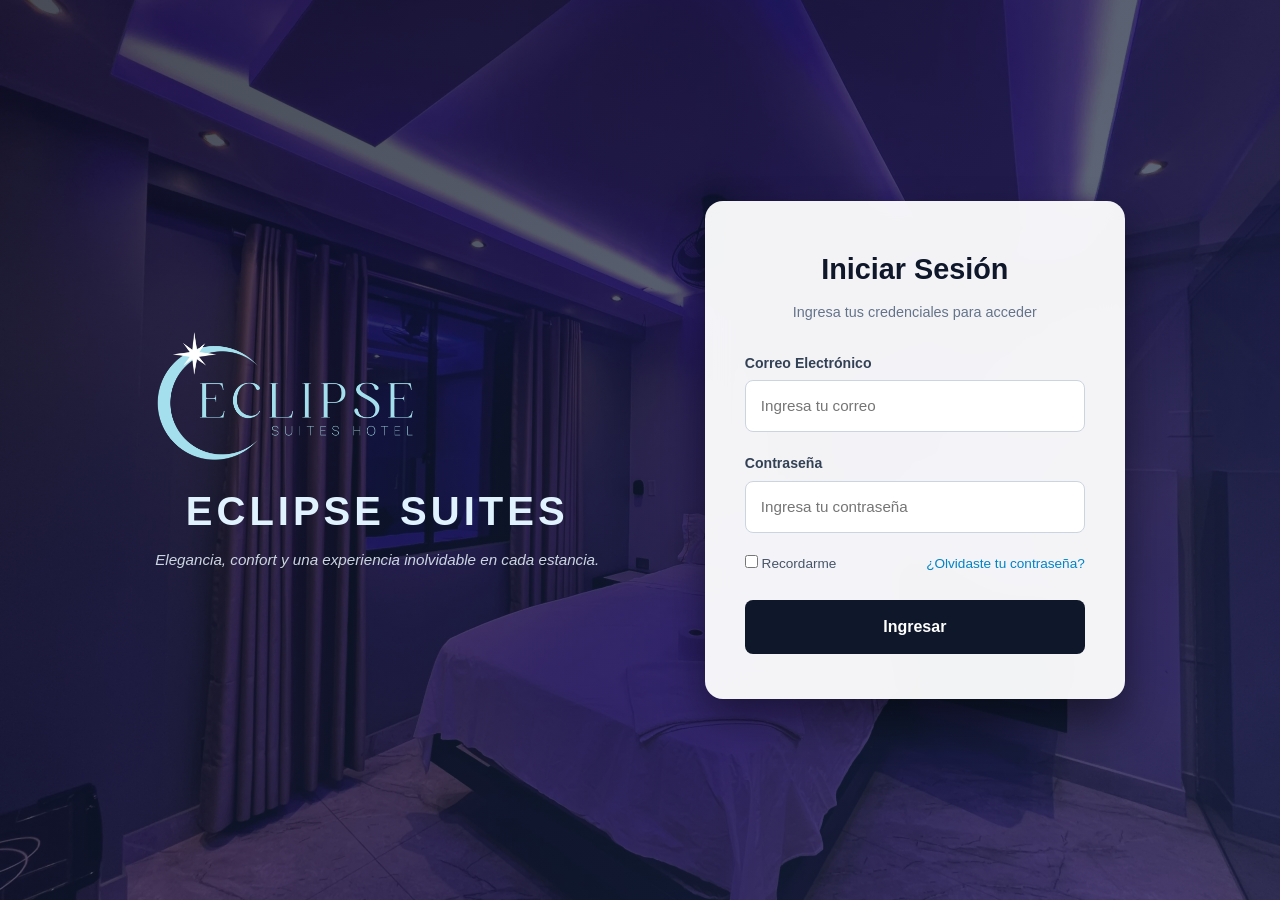
<file: iniciar-sesion.html>
<!DOCTYPE html>
<html lang="es">
<head>
    <meta charset="UTF-8">
    <meta name="viewport" content="width=device-width, initial-scale=1.0">
    <title>Iniciar Sesión - Eclipse Suites Hotel</title>
    <link rel="stylesheet" href="css/reset.css">
    <link rel="stylesheet" href="css/variables.css">
    <link rel="stylesheet" href="css/login.css">
</head>
<body>
    <main class="main-content">
        <!-- Lado Izquierdo: Marca con Animaciones y Efecto Glowing -->
        <section class="brand-section">
            <div class="logo-wrapper">
                <img src="img/logo.webp" alt="Eclipse Suites Hotel Logo" class="brand-logo">
            </div>
            <h1 class="brand-title">ECLIPSE SUITES</h1>
            <p class="brand-description">Elegancia, confort y una experiencia inolvidable en cada estancia.</p>
        </section>

        <!-- Lado Derecho: Formulario de Login -->
        <section class="login-container">
            <div class="login-header">
                <h2>Iniciar Sesión</h2>
                <p>Ingresa tus credenciales para acceder</p>
            </div>
            
            <form id="loginForm" class="login-form">
                <div class="form-group">
                    <label for="email">Correo Electrónico</label>
                    <input type="email" id="email" name="email" placeholder="Ingresa tu correo" required>
                </div>

                <div class="form-group">
                    <label for="password">Contraseña</label>
                    <input type="password" id="password" name="password" placeholder="Ingresa tu contraseña" required>
                </div>

                <div class="form-options">
                    <label><input type="checkbox" name="remember"> Recordarme</label>
                    <a href="#">¿Olvidaste tu contraseña?</a>
                </div>

                <div id="errorMessage" class="error-message" style="display:none;"></div>

                <button type="submit" class="btn-primary">Ingresar</button>
            </form>
        </section>
    </main>

    <script src="js/login.js"></script>
</body>
</html>
</file>
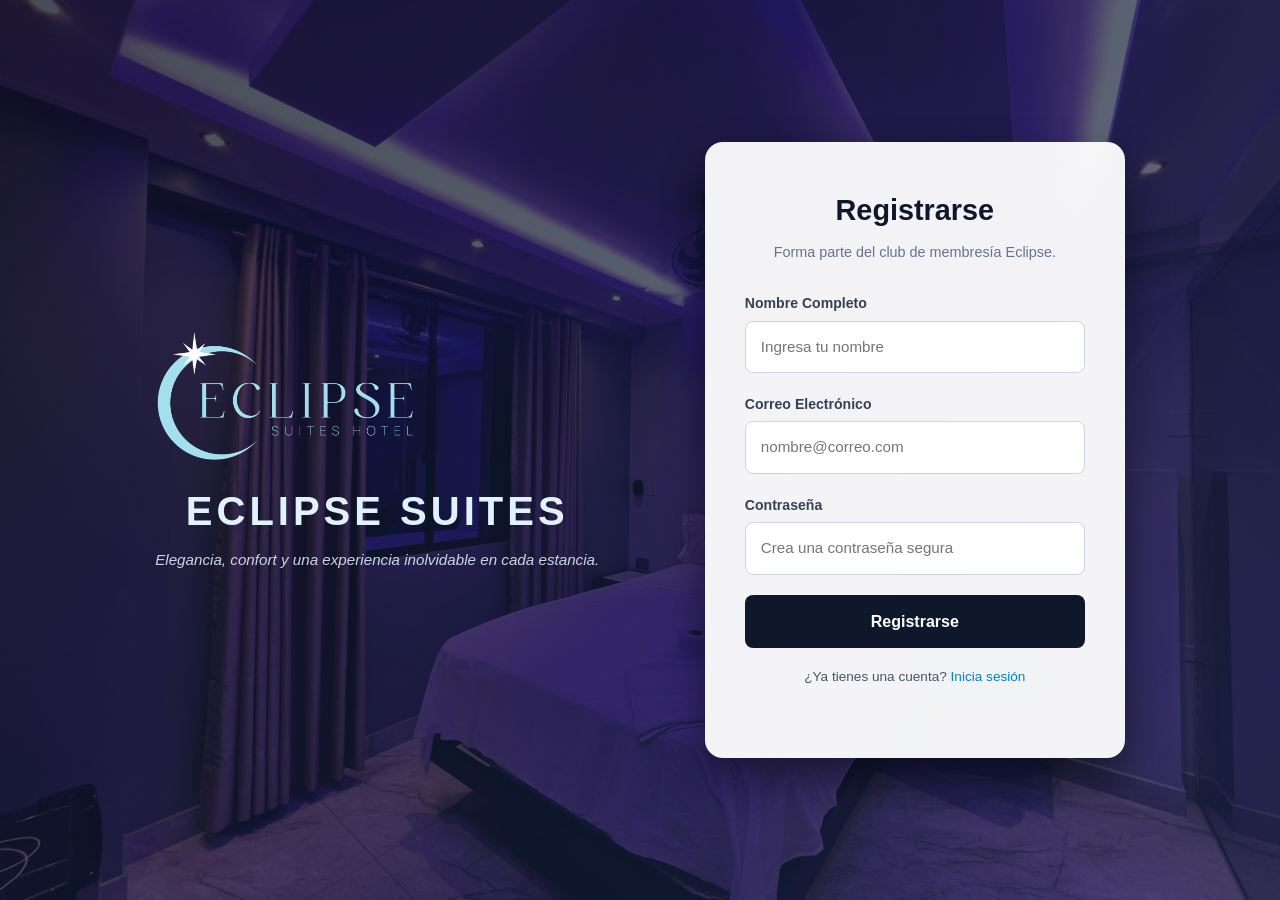
<file: registro.html>
<!DOCTYPE html>
<html lang="es">
<head>
    <meta charset="UTF-8">
    <meta name="viewport" content="width=device-width, initial-scale=1.0">
    <title>Registrarse - Eclipse Suites Hotel</title>
    <link rel="stylesheet" href="css/reset.css">
    <link rel="stylesheet" href="css/variables.css">
    <link rel="stylesheet" href="css/login.css">
</head>
<body>
    <main class="main-content">
        <!-- Lado Izquierdo: Marca con Animaciones -->
        <section class="brand-section">
            <div class="logo-wrapper">
                <img src="img/logo.webp" alt="Eclipse Suites Hotel Logo" class="brand-logo">
            </div>
            <h1 class="brand-title">ECLIPSE SUITES</h1>
            <p class="brand-description">Elegancia, confort y una experiencia inolvidable en cada estancia.</p>
        </section>

        <!-- Lado Derecho: Formulario de Registro -->
        <section class="login-container">
            <div class="login-header">
                <h2>Registrarse</h2>
                <p>Forma parte del club de membresía Eclipse.</p>
            </div>
            
            <form id="registerForm" class="login-form">
                <div class="form-group">
                    <label for="fullname">Nombre Completo</label>
                    <input type="text" id="fullname" name="fullname" placeholder="Ingresa tu nombre" required>
                </div>

                <div class="form-group">
                    <label for="email">Correo Electrónico</label>
                    <input type="email" id="email" name="email" placeholder="nombre@correo.com" required>
                </div>

                <div class="form-group">
                    <label for="password">Contraseña</label>
                    <input type="password" id="password" name="password" placeholder="Crea una contraseña segura" required>
                </div>

                <div id="errorMessage" class="error-message" style="display:none;"></div>

                <button type="submit" class="btn-primary">Registrarse</button>

                <div class="form-options" style="justify-content: center; margin-top: 18px;">
                    <span>¿Ya tienes una cuenta? <a href="iniciar-sesion.html">Inicia sesión</a></span>
                </div>
            </form>
        </section>
    </main>

    <script src="js/registro.js"></script>
</body>
</html>
</file>
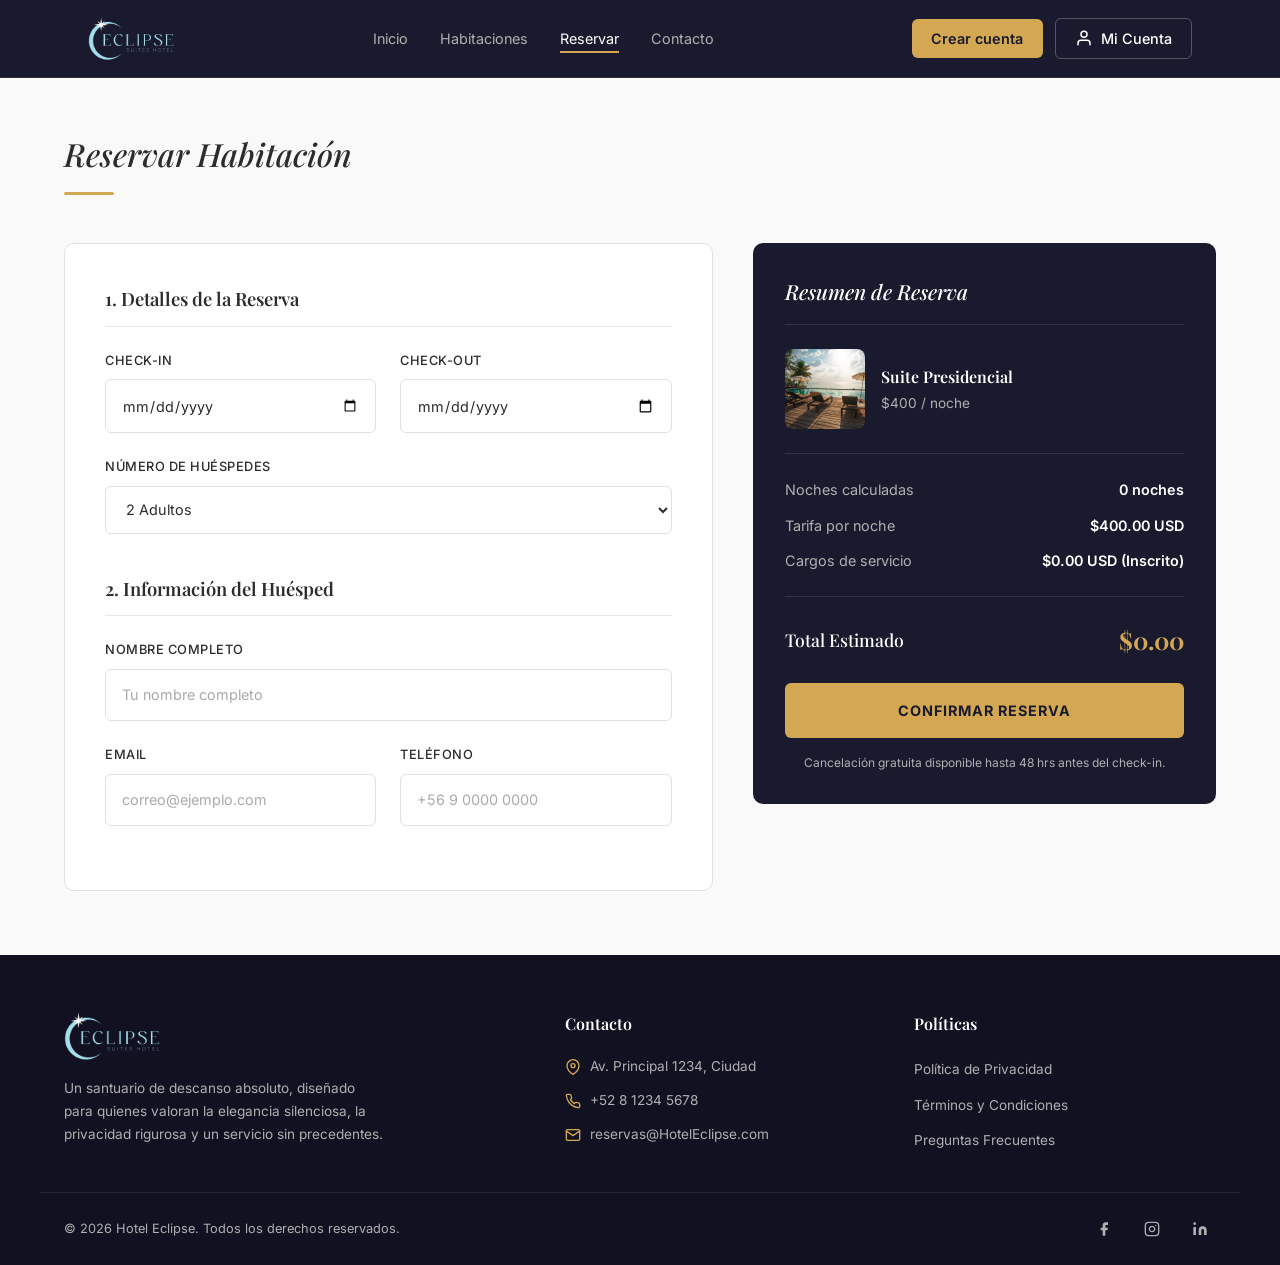
<file: reservar.html>
<!DOCTYPE html>
<html lang="es">
<head>
    <meta charset="UTF-8">
    <meta name="viewport" content="width=device-width, initial-scale=1.0">
    <title>Reservar Habitación - Hotel Eclipse</title>
    <link rel="preconnect" href="https://fonts.googleapis.com">
    <link rel="preconnect" href="https://fonts.gstatic.com" crossorigin>
    <link href="https://fonts.googleapis.com/css2?family=Inter:wght@300;400;500;600;700&family=Playfair+Display:ital,wght@0,400;0,500;0,600;0,700;1,400;1,500;1,600&display=swap" rel="stylesheet">
    <link rel="stylesheet" href="css/variables.css">
    <link rel="stylesheet" href="css/reset.css">
    <link rel="stylesheet" href="css/reservas.css">
</head>
<body>

    <!-- HEADER -->
    <header class="header">
        <nav class="nav container">
            <a href="inicio.html" class="nav__logo">
                <img src="img/logo.webp" alt="Eclipse Suites Hotel" class="nav__logo-img">
            </a>

            <ul class="nav__menu">
                <li class="nav__item">
                    <a href="inicio.html" class="nav__link">Inicio</a>
                </li>
                <li class="nav__item">
                    <a href="habitaciones.html" class="nav__link">Habitaciones</a>
                </li>
                <li class="nav__item">
                    <a href="reservar.html" class="nav__link nav__link--activo">Reservar</a>
                </li>
                <li class="nav__item">
                    <a href="#contacto" class="nav__link">Contacto</a>
                </li>
            </ul>

            <div class="nav__acciones">
                <a href="registro.html" class="nav__btn-crear">Crear cuenta</a>
                <a href="iniciar-sesion.html" class="nav__cuenta">
                    <svg class="nav__cuenta-icono" viewBox="0 0 24 24" fill="none" stroke="currentColor" stroke-width="2" stroke-linecap="round" stroke-linejoin="round">
                        <path d="M20 21v-2a4 4 0 0 0-4-4H8a4 4 0 0 0-4 4v2"/>
                        <circle cx="12" cy="7" r="4"/>
                    </svg>
                    <span>Mi Cuenta</span>
                </a>
            </div>

            <button class="nav__hamburger" aria-label="Menu">
                <span></span>
                <span></span>
                <span></span>
            </button>
        </nav>
    </header>

    <!-- MAIN -->
    <main>

        <!-- RESERVAR -->
        <section class="reservar">
            <div class="container">
                <h2 class="seccion__titulo seccion__titulo--izquierda">Reservar Habitación</h2>

                <div class="reservar__layout">

                    <!-- Formulario -->
                    <form class="reservar__formulario" id="reservaForm" novalidate>

                        <!-- Detalles de la Reserva -->
                        <div class="reservar__seccion">
                            <h3 class="reservar__seccion-titulo">1. Detalles de la Reserva</h3>

                            <div class="reservar__fila">
                                <div class="reservar__campo">
                                    <label class="reservar__label" for="checkin">Check-in</label>
                                    <input type="date" id="checkin" name="checkin" class="reservar__input" required>
                                </div>
                                <div class="reservar__campo">
                                    <label class="reservar__label" for="checkout">Check-out</label>
                                    <input type="date" id="checkout" name="checkout" class="reservar__input" required>
                                </div>
                            </div>

                            <div class="reservar__fila reservar__fila--completa">
                                <div class="reservar__campo">
                                    <label class="reservar__label" for="huespedes">Número de Huéspedes</label>
                                    <select id="huespedes" name="huespedes" class="reservar__select" required>
                                        <option value="">Seleccionar</option>
                                        <option value="1">1 Adulto</option>
                                        <option value="2" selected>2 Adultos</option>
                                        <option value="3">3 Adultos</option>
                                        <option value="4">4 Adultos</option>
                                    </select>
                                </div>
                            </div>
                        </div>

                        <!-- Información del Huésped -->
                        <div class="reservar__seccion">
                            <h3 class="reservar__seccion-titulo">2. Información del Huésped</h3>

                            <div class="reservar__fila reservar__fila--completa">
                                <div class="reservar__campo">
                                    <label class="reservar__label" for="nombre">Nombre Completo</label>
                                    <input type="text" id="nombre" name="nombre" class="reservar__input" placeholder="Tu nombre completo" required>
                                </div>
                            </div>

                            <div class="reservar__fila">
                                <div class="reservar__campo">
                                    <label class="reservar__label" for="email">Email</label>
                                    <input type="email" id="email" name="email" class="reservar__input" placeholder="correo@ejemplo.com" required>
                                </div>
                                <div class="reservar__campo">
                                    <label class="reservar__label" for="telefono">Teléfono</label>
                                    <input type="tel" id="telefono" name="telefono" class="reservar__input" placeholder="+56 9 0000 0000" required>
                                </div>
                            </div>
                        </div>

                    </form>

                    <!-- Resumen de Reserva -->
                    <aside class="reservar__resumen">
                        <h3 class="reservar__resumen-titulo">Resumen de Reserva</h3>

                        <div class="reservar__resumen-habitacion">
                            <img src="img/habitaciones/suite-presidencial.jpg" alt="Habitación seleccionada" class="reservar__resumen-imagen" id="resumenImagen">
                            <div class="reservar__resumen-hab-info">
                                <p class="reservar__resumen-hab-nombre" id="resumenNombre">Suite Presidencial</p>
                                <p class="reservar__resumen-hab-precio" id="resumenPrecioNoche">$400 / noche</p>
                            </div>
                        </div>

                        <div class="reservar__resumen-detalles">
                            <div class="reservar__resumen-fila">
                                <span>Noches calculadas</span>
                                <span id="resumenNoches">3 noches</span>
                            </div>
                            <div class="reservar__resumen-fila">
                                <span>Tarifa por noche</span>
                                <span id="resumenTarifa">$400.00 USD</span>
                            </div>
                            <div class="reservar__resumen-fila">
                                <span>Cargos de servicio</span>
                                <span>$0.00 USD (Inscrito)</span>
                            </div>
                        </div>

                        <div class="reservar__resumen-total">
                            <span class="reservar__resumen-total-texto">Total Estimado</span>
                            <span class="reservar__resumen-total-monto" id="resumenTotal">$1,200.00</span>
                        </div>

                        <button type="submit" form="reservaForm" class="reservar__btn-confirmar">Confirmar Reserva</button>
                        <p class="reservar__cancelacion">Cancelación gratuita disponible hasta 48 hrs antes del check-in.</p>
                    </aside>

                </div>
            </div>
        </section>

    </main>

    <!-- FOOTER -->
    <footer class="footer">
        <div class="footer__contenido container">
            <div class="footer__col footer__brand">
                <a href="inicio.html" class="footer__logo">
                    <img src="img/logo.webp" alt="Eclipse Suites Hotel" class="footer__logo-img">
                </a>
                <p class="footer__descripcion">Un santuario de descanso absoluto, diseñado para quienes valoran la elegancia silenciosa, la privacidad rigurosa y un servicio sin precedentes.</p>
            </div>

            <div class="footer__col">
                <h4 class="footer__titulo">Contacto</h4>
                <ul class="footer__lista">
                    <li class="footer__item">
                        <svg class="footer__item-icono" viewBox="0 0 24 24" fill="none" stroke="#d4a853" stroke-width="2" stroke-linecap="round" stroke-linejoin="round"><path d="M21 10c0 7-9 13-9 13s-9-6-9-13a9 9 0 0 1 18 0z"/><circle cx="12" cy="10" r="3"/></svg>
                        <span>Av. Principal 1234, Ciudad</span>
                    </li>
                    <li class="footer__item">
                        <svg class="footer__item-icono" viewBox="0 0 24 24" fill="none" stroke="#d4a853" stroke-width="2" stroke-linecap="round" stroke-linejoin="round"><path d="M22 16.92v3a2 2 0 0 1-2.18 2 19.79 19.79 0 0 1-8.63-3.07 19.5 19.5 0 0 1-6-6 19.79 19.79 0 0 1-3.07-8.67A2 2 0 0 1 4.11 2h3a2 2 0 0 1 2 1.72c.127.96.361 1.903.7 2.81a2 2 0 0 1-.45 2.11L8.09 9.91a16 16 0 0 0 6 6l1.27-1.27a2 2 0 0 1 2.11-.45c.907.339 1.85.573 2.81.7A2 2 0 0 1 22 16.92z"/></svg>
                        <span>+52 8 1234 5678</span>
                    </li>
                    <li class="footer__item">
                        <svg class="footer__item-icono" viewBox="0 0 24 24" fill="none" stroke="#d4a853" stroke-width="2" stroke-linecap="round" stroke-linejoin="round"><path d="M4 4h16c1.1 0 2 .9 2 2v12c0 1.1-.9 2-2 2H4c-1.1 0-2-.9-2-2V6c0-1.1.9-2 2-2z"/><polyline points="22,6 12,13 2,6"/></svg>
                        <span>reservas@HotelEclipse.com</span>
                    </li>
                </ul>
            </div>

            <div class="footer__col">
                <h4 class="footer__titulo">Políticas</h4>
                <ul class="footer__lista footer__lista--links">
                    <li><a href="#" class="footer__link">Política de Privacidad</a></li>
                    <li><a href="#" class="footer__link">Términos y Condiciones</a></li>
                    <li><a href="#" class="footer__link">Preguntas Frecuentes</a></li>
                </ul>
            </div>
        </div>

        <div class="footer__bottom container">
            <p class="footer__copyright">&copy; 2026 Hotel Eclipse. Todos los derechos reservados.</p>
            <div class="footer__redes">
                <a href="#" class="footer__redes-link" aria-label="Facebook">
                    <svg viewBox="0 0 24 24" fill="currentColor"><path d="M18 2h-3a5 5 0 0 0-5 5v3H7v4h3v8h4v-8h3l1-4h-4V7a1 1 0 0 1 1-1h3z"/></svg>
                </a>
                <a href="#" class="footer__redes-link" aria-label="Instagram">
                    <svg viewBox="0 0 24 24" fill="none" stroke="currentColor" stroke-width="2" stroke-linecap="round" stroke-linejoin="round"><rect x="2" y="2" width="20" height="20" rx="5" ry="5"/><path d="M16 11.37A4 4 0 1 1 12.63 8 4 4 0 0 1 16 11.37z"/><line x1="17.5" y1="6.5" x2="17.51" y2="6.5"/></svg>
                </a>
                <a href="#" class="footer__redes-link" aria-label="LinkedIn">
                    <svg viewBox="0 0 24 24" fill="currentColor"><path d="M16 8a6 6 0 0 1 6 6v7h-4v-7a2 2 0 0 0-2-2 2 2 0 0 0-2 2v7h-4v-7a6 6 0 0 1 6-6z"/><rect x="2" y="9" width="4" height="12"/><circle cx="4" cy="4" r="2"/></svg>
                </a>
            </div>
        </div>
    </footer>

    <script src="js/principal.js"></script>
    <script src="js/reservas.js"></script>
</body>
</html>
</file>
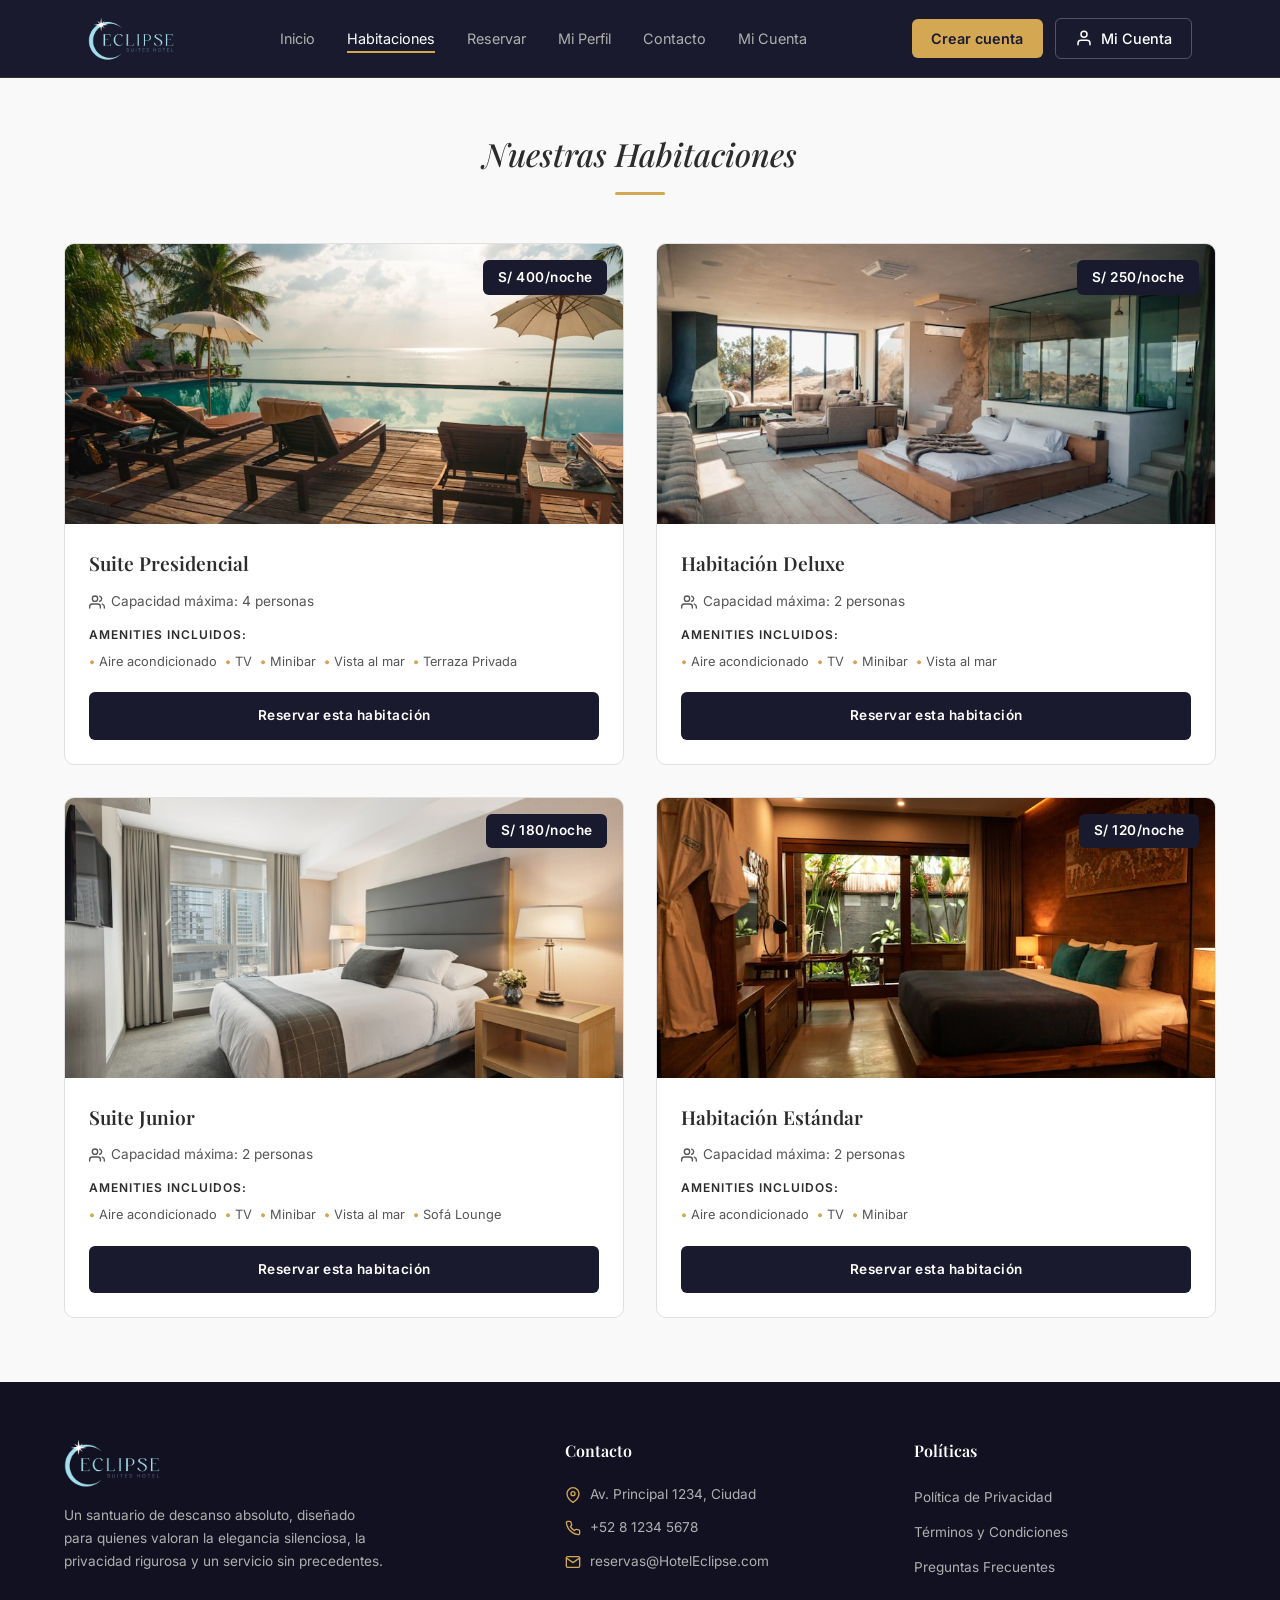
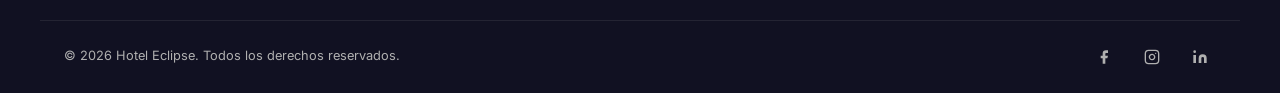
<file: frontend/habitaciones.html>
<!DOCTYPE html>
<html lang="es">
<head>
    <meta charset="UTF-8">
    <meta name="viewport" content="width=device-width, initial-scale=1.0">
    <title>Nuestras Habitaciones - Hotel Eclipse</title>
    <link rel="preconnect" href="https://fonts.googleapis.com">
    <link rel="preconnect" href="https://fonts.gstatic.com" crossorigin>
    <link href="https://fonts.googleapis.com/css2?family=Inter:wght@300;400;500;600;700&family=Playfair+Display:ital,wght@0,400;0,500;0,600;0,700;1,400;1,500;1,600&display=swap" rel="stylesheet">
    <link rel="stylesheet" href="css/variables.css?v=6">
    <link rel="stylesheet" href="css/reset.css?v=6">
    <link rel="stylesheet" href="css/reservas.css?v=6">
</head>
<body>

    <!-- HEADER -->
    <header class="header">
        <nav class="nav container">
            <a href="index.html" class="nav__logo">
                <img src="img/logo.webp" alt="Eclipse Suites Hotel" class="nav__logo-img">
            </a>

            <ul class="nav__menu">
                <li class="nav__item">
                    <a href="index.html" class="nav__link">Inicio</a>
                </li>
                <li class="nav__item">
                    <a href="habitaciones.html" class="nav__link nav__link--activo">Habitaciones</a>
                </li>
                <li class="nav__item">
                    <a href="reservar.html" class="nav__link">Reservar</a>
                </li>
                <li class="nav__item">
                    <a href="perfil.html" class="nav__link">Mi Perfil</a>
                </li>
                <li class="nav__item">
                    <a href="#contacto" class="nav__link">Contacto</a>
                </li>
            </ul>

            <div class="nav__acciones">
                <a href="registro.html" class="nav__btn-crear">Crear cuenta</a>
                <a href="perfil.html" class="nav__cuenta">
                    <svg class="nav__cuenta-icono" viewBox="0 0 24 24" fill="none" stroke="currentColor" stroke-width="2" stroke-linecap="round" stroke-linejoin="round">
                        <path d="M20 21v-2a4 4 0 0 0-4-4H8a4 4 0 0 0-4 4v2"/>
                        <circle cx="12" cy="7" r="4"/>
                    </svg>
                    <span>Mi Cuenta</span>
                </a>
            </div>

            <button class="nav__hamburger" aria-label="Menu">
                <span></span>
                <span></span>
                <span></span>
            </button>
        </nav>
    </header>

    <!-- MAIN -->
    <main>

        <!-- HABITACIONES -->
        <section class="habitaciones">
            <div class="container">
                <h2 class="seccion__titulo">Nuestras Habitaciones</h2>

                <div class="habitaciones__grid">

                    <!-- Suite Presidencial -->
                    <div class="habitacion__card">
                        <div class="habitacion__imagen-contenedor">
                            <img src="img/habitaciones/suite-presidencial.jpg" alt="Suite Presidencial" class="habitacion__imagen">
                            <span class="habitacion__precio-badge">S/ 400/noche</span>
                        </div>
                        <div class="habitacion__info">
                            <h3 class="habitacion__nombre">Suite Presidencial</h3>
                            <div class="habitacion__capacidad">
                                <svg class="habitacion__capacidad-icono" viewBox="0 0 24 24" fill="none" stroke="currentColor" stroke-width="2" stroke-linecap="round" stroke-linejoin="round">
                                    <path d="M17 21v-2a4 4 0 0 0-4-4H5a4 4 0 0 0-4 4v2"/>
                                    <circle cx="9" cy="7" r="4"/>
                                    <path d="M23 21v-2a4 4 0 0 0-3-3.87"/>
                                    <path d="M16 3.13a4 4 0 0 1 0 7.75"/>
                                </svg>
                                <span>Capacidad máxima: 4 personas</span>
                            </div>
                            <p class="habitacion__amenities-titulo">AMENITIES INCLUIDOS:</p>
                            <div class="habitacion__amenities">
                                <span class="habitacion__amenity">Aire acondicionado</span>
                                <span class="habitacion__amenity">TV</span>
                                <span class="habitacion__amenity">Minibar</span>
                                <span class="habitacion__amenity">Vista al mar</span>
                                <span class="habitacion__amenity">Terraza Privada</span>
                            </div>
                            <a href="reservar.html?habitacion=suite-presidencial" class="habitacion__btn">Reservar esta habitación</a>
                        </div>
                    </div>

                    <!-- Habitación Deluxe -->
                    <div class="habitacion__card">
                        <div class="habitacion__imagen-contenedor">
                            <img src="img/habitaciones/habitacion-deluxe.jpg" alt="Habitación Deluxe" class="habitacion__imagen">
                            <span class="habitacion__precio-badge">S/ 250/noche</span>
                        </div>
                        <div class="habitacion__info">
                            <h3 class="habitacion__nombre">Habitación Deluxe</h3>
                            <div class="habitacion__capacidad">
                                <svg class="habitacion__capacidad-icono" viewBox="0 0 24 24" fill="none" stroke="currentColor" stroke-width="2" stroke-linecap="round" stroke-linejoin="round">
                                    <path d="M17 21v-2a4 4 0 0 0-4-4H5a4 4 0 0 0-4 4v2"/>
                                    <circle cx="9" cy="7" r="4"/>
                                    <path d="M23 21v-2a4 4 0 0 0-3-3.87"/>
                                    <path d="M16 3.13a4 4 0 0 1 0 7.75"/>
                                </svg>
                                <span>Capacidad máxima: 2 personas</span>
                            </div>
                            <p class="habitacion__amenities-titulo">AMENITIES INCLUIDOS:</p>
                            <div class="habitacion__amenities">
                                <span class="habitacion__amenity">Aire acondicionado</span>
                                <span class="habitacion__amenity">TV</span>
                                <span class="habitacion__amenity">Minibar</span>
                                <span class="habitacion__amenity">Vista al mar</span>
                            </div>
                            <a href="reservar.html?habitacion=habitacion-deluxe" class="habitacion__btn">Reservar esta habitación</a>
                        </div>
                    </div>

                    <!-- Suite Junior -->
                    <div class="habitacion__card">
                        <div class="habitacion__imagen-contenedor">
                            <img src="img/habitaciones/suite-junior.jpg" alt="Suite Junior" class="habitacion__imagen">
                            <span class="habitacion__precio-badge">S/ 180/noche</span>
                        </div>
                        <div class="habitacion__info">
                            <h3 class="habitacion__nombre">Suite Junior</h3>
                            <div class="habitacion__capacidad">
                                <svg class="habitacion__capacidad-icono" viewBox="0 0 24 24" fill="none" stroke="currentColor" stroke-width="2" stroke-linecap="round" stroke-linejoin="round">
                                    <path d="M17 21v-2a4 4 0 0 0-4-4H5a4 4 0 0 0-4 4v2"/>
                                    <circle cx="9" cy="7" r="4"/>
                                    <path d="M23 21v-2a4 4 0 0 0-3-3.87"/>
                                    <path d="M16 3.13a4 4 0 0 1 0 7.75"/>
                                </svg>
                                <span>Capacidad máxima: 2 personas</span>
                            </div>
                            <p class="habitacion__amenities-titulo">AMENITIES INCLUIDOS:</p>
                            <div class="habitacion__amenities">
                                <span class="habitacion__amenity">Aire acondicionado</span>
                                <span class="habitacion__amenity">TV</span>
                                <span class="habitacion__amenity">Minibar</span>
                                <span class="habitacion__amenity">Vista al mar</span>
                                <span class="habitacion__amenity">Sofá Lounge</span>
                            </div>
                            <a href="reservar.html?habitacion=suite-junior" class="habitacion__btn">Reservar esta habitación</a>
                        </div>
                    </div>

                    <!-- Habitación Estándar -->
                    <div class="habitacion__card">
                        <div class="habitacion__imagen-contenedor">
                            <img src="img/habitaciones/habitacion-estandar.jpg" alt="Habitación Estándar" class="habitacion__imagen">
                            <span class="habitacion__precio-badge">S/ 120/noche</span>
                        </div>
                        <div class="habitacion__info">
                            <h3 class="habitacion__nombre">Habitación Estándar</h3>
                            <div class="habitacion__capacidad">
                                <svg class="habitacion__capacidad-icono" viewBox="0 0 24 24" fill="none" stroke="currentColor" stroke-width="2" stroke-linecap="round" stroke-linejoin="round">
                                    <path d="M17 21v-2a4 4 0 0 0-4-4H5a4 4 0 0 0-4 4v2"/>
                                    <circle cx="9" cy="7" r="4"/>
                                    <path d="M23 21v-2a4 4 0 0 0-3-3.87"/>
                                    <path d="M16 3.13a4 4 0 0 1 0 7.75"/>
                                </svg>
                                <span>Capacidad máxima: 2 personas</span>
                            </div>
                            <p class="habitacion__amenities-titulo">AMENITIES INCLUIDOS:</p>
                            <div class="habitacion__amenities">
                                <span class="habitacion__amenity">Aire acondicionado</span>
                                <span class="habitacion__amenity">TV</span>
                                <span class="habitacion__amenity">Minibar</span>
                            </div>
                            <a href="reservar.html?habitacion=habitacion-estandar" class="habitacion__btn">Reservar esta habitación</a>
                        </div>
                    </div>

                </div>
            </div>
        </section>

    </main>

    <!-- FOOTER -->
    <footer class="footer" id="contacto">
        <div class="footer__contenido container">
            <div class="footer__col footer__brand">
                <a href="index.html" class="footer__logo">
                    <img src="img/logo.webp" alt="Eclipse Suites Hotel" class="footer__logo-img">
                </a>
                <p class="footer__descripcion">Un santuario de descanso absoluto, diseñado para quienes valoran la elegancia silenciosa, la privacidad rigurosa y un servicio sin precedentes.</p>
            </div>

            <div class="footer__col">
                <h4 class="footer__titulo">Contacto</h4>
                <ul class="footer__lista">
                    <li class="footer__item">
                        <svg class="footer__item-icono" viewBox="0 0 24 24" fill="none" stroke="#d4a853" stroke-width="2" stroke-linecap="round" stroke-linejoin="round"><path d="M21 10c0 7-9 13-9 13s-9-6-9-13a9 9 0 0 1 18 0z"/><circle cx="12" cy="10" r="3"/></svg>
                        <span>Av. Principal 1234, Ciudad</span>
                    </li>
                    <li class="footer__item">
                        <svg class="footer__item-icono" viewBox="0 0 24 24" fill="none" stroke="#d4a853" stroke-width="2" stroke-linecap="round" stroke-linejoin="round"><path d="M22 16.92v3a2 2 0 0 1-2.18 2 19.79 19.79 0 0 1-8.63-3.07 19.5 19.5 0 0 1-6-6 19.79 19.79 0 0 1-3.07-8.67A2 2 0 0 1 4.11 2h3a2 2 0 0 1 2 1.72c.127.96.361 1.903.7 2.81a2 2 0 0 1-.45 2.11L8.09 9.91a16 16 0 0 0 6 6l1.27-1.27a2 2 0 0 1 2.11-.45c.907.339 1.85.573 2.81.7A2 2 0 0 1 22 16.92z"/></svg>
                        <span>+52 8 1234 5678</span>
                    </li>
                    <li class="footer__item">
                        <svg class="footer__item-icono" viewBox="0 0 24 24" fill="none" stroke="#d4a853" stroke-width="2" stroke-linecap="round" stroke-linejoin="round"><path d="M4 4h16c1.1 0 2 .9 2 2v12c0 1.1-.9 2-2 2H4c-1.1 0-2-.9-2-2V6c0-1.1.9-2 2-2z"/><polyline points="22,6 12,13 2,6"/></svg>
                        <span>reservas@HotelEclipse.com</span>
                    </li>
                </ul>
            </div>

            <div class="footer__col">
                <h4 class="footer__titulo">Políticas</h4>
                <ul class="footer__lista footer__lista--links">
                    <li><a href="#" class="footer__link">Política de Privacidad</a></li>
                    <li><a href="#" class="footer__link">Términos y Condiciones</a></li>
                    <li><a href="#" class="footer__link">Preguntas Frecuentes</a></li>
                </ul>
            </div>
        </div>

        <div class="footer__bottom container">
            <p class="footer__copyright">&copy; 2026 Hotel Eclipse. Todos los derechos reservados.</p>
            <div class="footer__redes">
                <a href="#" class="footer__redes-link" aria-label="Facebook">
                    <svg viewBox="0 0 24 24" fill="currentColor"><path d="M18 2h-3a5 5 0 0 0-5 5v3H7v4h3v8h4v-8h3l1-4h-4V7a1 1 0 0 1 1-1h3z"/></svg>
                </a>
                <a href="#" class="footer__redes-link" aria-label="Instagram">
                    <svg viewBox="0 0 24 24" fill="none" stroke="currentColor" stroke-width="2" stroke-linecap="round" stroke-linejoin="round"><rect x="2" y="2" width="20" height="20" rx="5" ry="5"/><path d="M16 11.37A4 4 0 1 1 12.63 8 4 4 0 0 1 16 11.37z"/><line x1="17.5" y1="6.5" x2="17.51" y2="6.5"/></svg>
                </a>
                <a href="#" class="footer__redes-link" aria-label="LinkedIn">
                    <svg viewBox="0 0 24 24" fill="currentColor"><path d="M16 8a6 6 0 0 1 6 6v7h-4v-7a2 2 0 0 0-2-2 2 2 0 0 0-2 2v7h-4v-7a6 6 0 0 1 6-6z"/><rect x="2" y="9" width="4" height="12"/><circle cx="4" cy="4" r="2"/></svg>
                </a>
            </div>
        </div>
    </footer>

    <script src="js/session.js?v=6"></script>
    <script src="js/principal.js?v=6"></script>
</body>
</html>
</file>
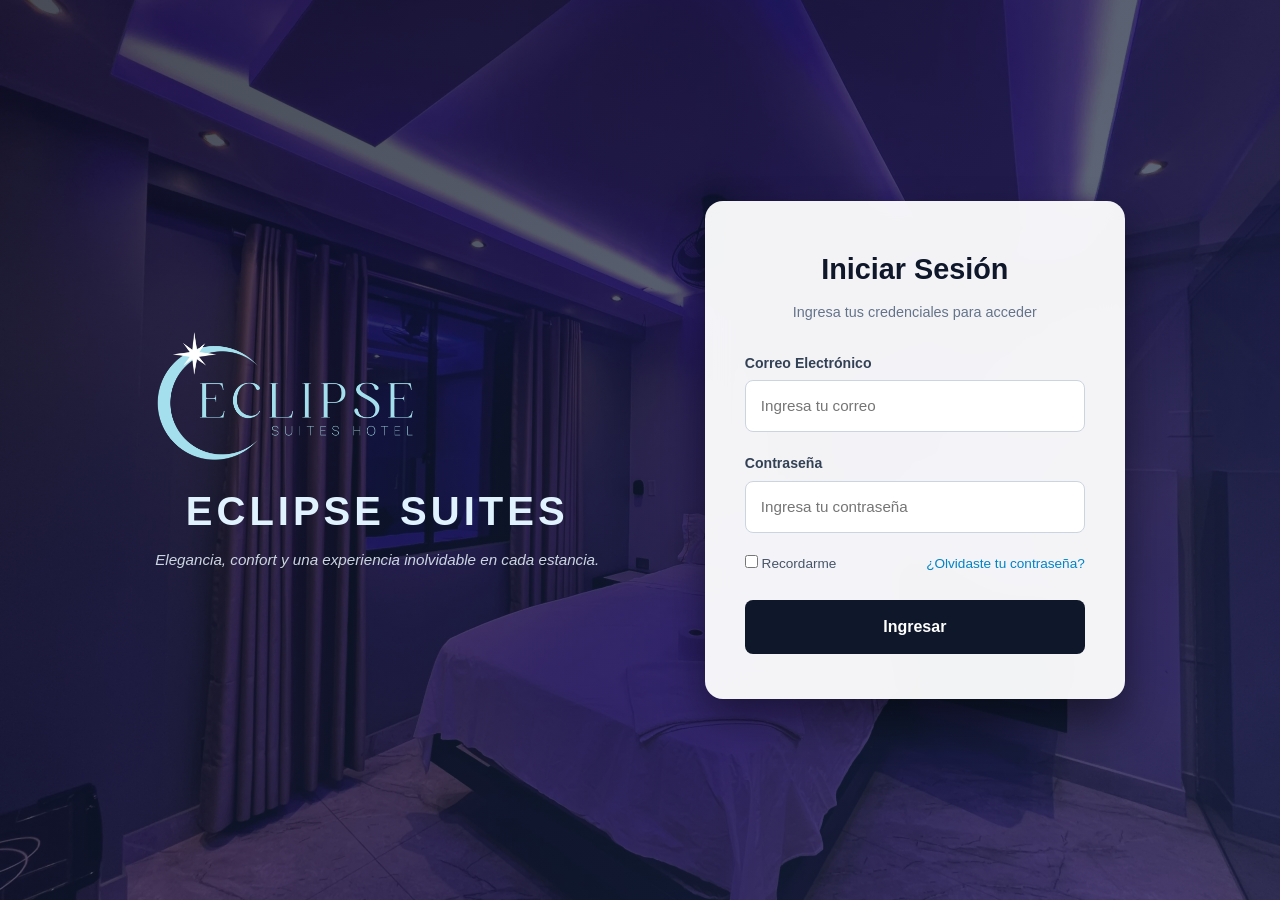
<file: frontend/iniciar-sesion.html>
<!DOCTYPE html>
<html lang="es">
<head>
    <meta charset="UTF-8">
    <meta name="viewport" content="width=device-width, initial-scale=1.0">
    <title>Iniciar Sesión - Eclipse Suites Hotel</title>
    <link rel="stylesheet" href="css/reset.css?v=6">
    <link rel="stylesheet" href="css/variables.css?v=6">
    <link rel="stylesheet" href="css/login.css?v=6">
</head>
<body>
    <main class="main-content">
        <!-- Lado Izquierdo: Marca con Animaciones y Efecto Glowing -->
        <section class="brand-section">
            <div class="logo-wrapper">
                <img src="img/logo.webp" alt="Eclipse Suites Hotel Logo" class="brand-logo">
            </div>
            <h1 class="brand-title">ECLIPSE SUITES</h1>
            <p class="brand-description">Elegancia, confort y una experiencia inolvidable en cada estancia.</p>
        </section>

        <!-- Lado Derecho: Formulario de Login -->
        <section class="login-container">
            <div class="login-header">
                <h2>Iniciar Sesión</h2>
                <p>Ingresa tus credenciales para acceder</p>
            </div>
            
            <form id="loginForm" class="login-form">
                <div class="form-group">
                    <label for="email">Correo Electrónico</label>
                    <input type="email" id="email" name="email" placeholder="Ingresa tu correo" required>
                </div>

                <div class="form-group">
                    <label for="password">Contraseña</label>
                    <input type="password" id="password" name="password" placeholder="Ingresa tu contraseña" required>
                </div>

                <div class="form-options">
                    <label><input type="checkbox" name="remember"> Recordarme</label>
                    <a href="mailto:reservas@HotelEclipse.com?subject=Recuperar%20contrase%C3%B1a">¿Olvidaste tu contraseña?</a>
                </div>

                <div id="errorMessage" class="error-message" style="display:none;"></div>

                <button type="submit" class="btn-primary">Ingresar</button>
            </form>
        </section>
    </main>

    <script src="js/session.js?v=6"></script>
    <script src="js/login.js?v=6"></script>
</body>
</html>
</file>
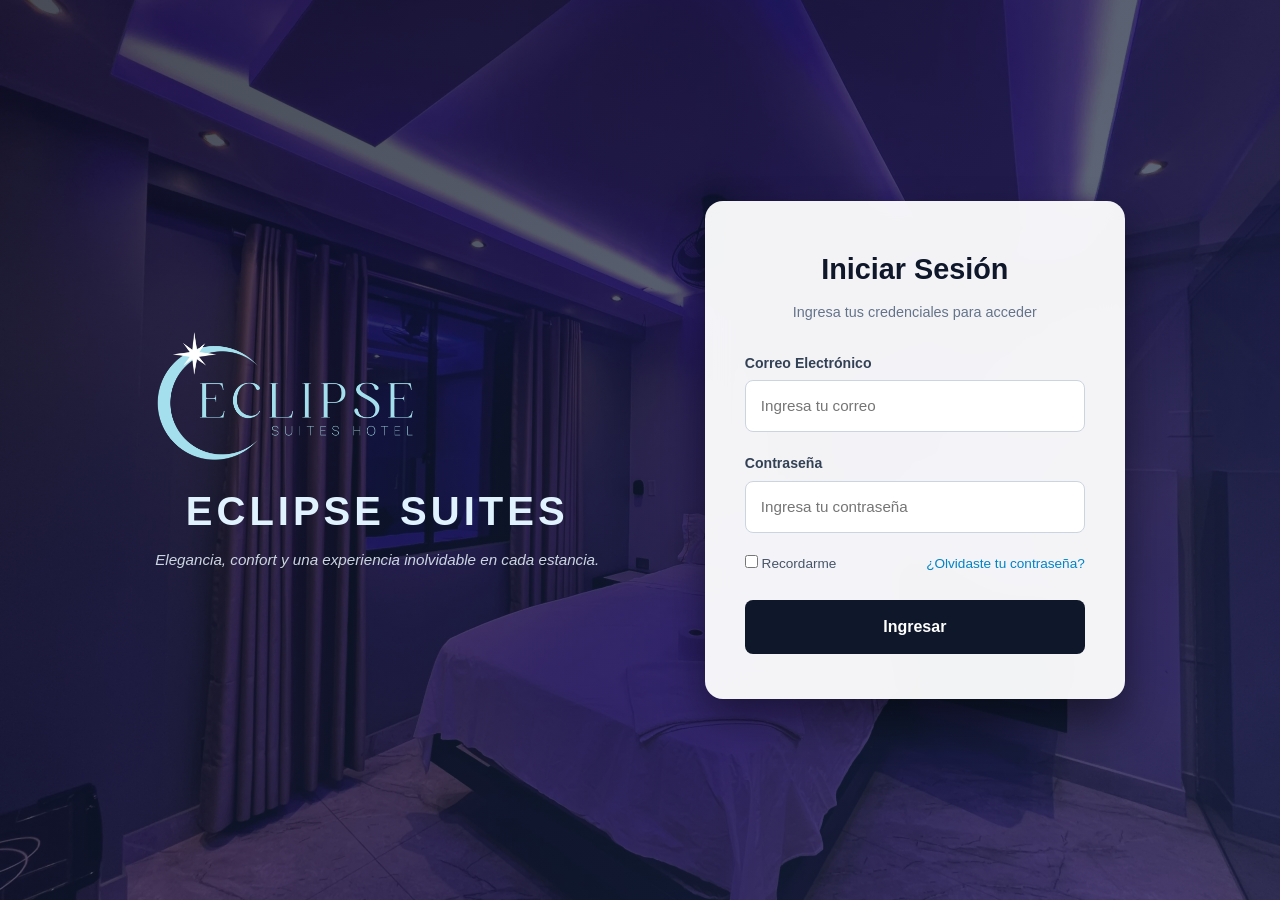
<file: frontend/perfil.html>
<!DOCTYPE html>
<html lang="es">
<head>
    <meta charset="UTF-8">
    <meta name="viewport" content="width=device-width, initial-scale=1.0">
    <title>Mi Perfil - Hotel Eclipse</title>
    <link rel="preconnect" href="https://fonts.googleapis.com">
    <link rel="preconnect" href="https://fonts.gstatic.com" crossorigin>
    <link href="https://fonts.googleapis.com/css2?family=Inter:wght@300;400;500;600;700&family=Playfair+Display:ital,wght@0,400;0,500;0,600;0,700;1,400;1,500;1,600&display=swap" rel="stylesheet">
    <link rel="stylesheet" href="css/variables.css?v=6">
    <link rel="stylesheet" href="css/reset.css?v=6">
    <link rel="stylesheet" href="css/principal.css?v=6">
    <link rel="stylesheet" href="css/perfil.css?v=6">
</head>
<body>

    <!-- HEADER -->
    <header class="header">
        <nav class="nav container">
            <a href="index.html" class="nav__logo">
                <img src="img/logo.webp" alt="Eclipse Suites Hotel" class="nav__logo-img">
            </a>

            <ul class="nav__menu">
                <li class="nav__item">
                    <a href="index.html" class="nav__link">Inicio</a>
                </li>
                <li class="nav__item">
                    <a href="habitaciones.html" class="nav__link">Habitaciones</a>
                </li>
                <li class="nav__item">
                    <a href="reservar.html" class="nav__link">Reservar</a>
                </li>
                <li class="nav__item">
                    <a href="perfil.html" class="nav__link nav__link--activo">Mi Perfil</a>
                </li>
                <li class="nav__item">
                    <a href="#contacto" class="nav__link">Contacto</a>
                </li>
            </ul>

            <div class="nav__acciones">
                <a href="registro.html" class="nav__btn-crear">Crear cuenta</a>
                <a href="perfil.html" class="nav__cuenta">
                    <svg class="nav__cuenta-icono" viewBox="0 0 24 24" fill="none" stroke="currentColor" stroke-width="2" stroke-linecap="round" stroke-linejoin="round">
                        <path d="M20 21v-2a4 4 0 0 0-4-4H8a4 4 0 0 0-4 4v2"/>
                        <circle cx="12" cy="7" r="4"/>
                    </svg>
                    <span>Mi Cuenta</span>
                </a>
            </div>

            <button class="nav__hamburger" aria-label="Menu">
                <span></span>
                <span></span>
                <span></span>
            </button>
        </nav>
    </header>

    <!-- MAIN -->
    <main class="perfil">
        <section class="perfil__hero">
            <div class="container">
                <p class="perfil__hero-etiqueta">Área de miembros</p>
                <h1 class="perfil__hero-titulo">Mi Perfil</h1>
                <p class="perfil__hero-texto">Consulta tus datos y el historial de tus reservas.</p>
            </div>
        </section>

        <section class="perfil__contenido container">
            <div class="perfil__grid">

                <!-- Tarjeta del usuario -->
                <aside class="perfil__card" aria-live="polite">
                    <div class="perfil__avatar" id="perfilAvatar">--</div>
                    <h2 class="perfil__nombre" id="perfilNombre">Cargando...</h2>
                    <span class="perfil__rol" id="perfilRol">CLIENTE</span>

                    <ul class="perfil__datos">
                        <li class="perfil__dato">
                            <span class="perfil__dato-label">Correo electrónico</span>
                            <strong class="perfil__dato-valor" id="perfilEmail">--</strong>
                        </li>
                        <li class="perfil__dato">
                            <span class="perfil__dato-label">ID de miembro</span>
                            <strong class="perfil__dato-valor" id="perfilId">--</strong>
                        </li>
                        <li class="perfil__dato">
                            <span class="perfil__dato-label">Reservas registradas</span>
                            <strong class="perfil__dato-valor" id="perfilTotalReservas">0</strong>
                        </li>
                    </ul>

                    <a href="reservar.html" class="perfil__btn">Nueva reserva</a>
                    <button type="button" class="perfil__btn perfil__btn--outline" data-logout>Cerrar sesión</button>
                </aside>

                <!-- Reservas -->
                <section class="perfil__reservas">
                    <div class="perfil__reservas-header">
                        <h2>Mis Reservas</h2>
                        <a href="reservar.html" class="perfil__link">Reservar otra habitación</a>
                    </div>

                    <div id="perfilMensaje" class="perfil__mensaje" hidden></div>
                    <div id="perfilReservas" class="perfil__lista"></div>

                    <div id="perfilVacio" class="perfil__vacio" hidden>
                        <h3>Aún no tienes reservas</h3>
                        <p>Cuando reserves una habitación aparecerá aquí con todos los detalles.</p>
                        <a href="habitaciones.html" class="perfil__btn">Ver habitaciones</a>
                    </div>
                </section>

            </div>
        </section>
    </main>

    <!-- FOOTER -->
    <footer class="footer" id="contacto">
        <div class="footer__contenido container">
            <div class="footer__col footer__brand">
                <a href="index.html" class="footer__logo">
                    <img src="img/logo.webp" alt="Eclipse Suites Hotel" class="footer__logo-img">
                </a>
                <p class="footer__descripcion">Un santuario de descanso absoluto, diseñado para quienes valoran la elegancia silenciosa, la privacidad rigurosa y un servicio sin precedentes.</p>
            </div>

            <div class="footer__col">
                <h4 class="footer__titulo">Contacto</h4>
                <ul class="footer__lista">
                    <li class="footer__item">
                        <svg class="footer__item-icono" viewBox="0 0 24 24" fill="none" stroke="#d4a853" stroke-width="2" stroke-linecap="round" stroke-linejoin="round"><path d="M21 10c0 7-9 13-9 13s-9-6-9-13a9 9 0 0 1 18 0z"/><circle cx="12" cy="10" r="3"/></svg>
                        <span>Av. Principal 1234, Ciudad</span>
                    </li>
                    <li class="footer__item">
                        <svg class="footer__item-icono" viewBox="0 0 24 24" fill="none" stroke="#d4a853" stroke-width="2" stroke-linecap="round" stroke-linejoin="round"><path d="M22 16.92v3a2 2 0 0 1-2.18 2 19.79 19.79 0 0 1-8.63-3.07 19.5 19.5 0 0 1-6-6 19.79 19.79 0 0 1-3.07-8.67A2 2 0 0 1 4.11 2h3a2 2 0 0 1 2 1.72c.127.96.361 1.903.7 2.81a2 2 0 0 1-.45 2.11L8.09 9.91a16 16 0 0 0 6 6l1.27-1.27a2 2 0 0 1 2.11-.45c.907.339 1.85.573 2.81.7A2 2 0 0 1 22 16.92z"/></svg>
                        <span>+52 8 1234 5678</span>
                    </li>
                    <li class="footer__item">
                        <svg class="footer__item-icono" viewBox="0 0 24 24" fill="none" stroke="#d4a853" stroke-width="2" stroke-linecap="round" stroke-linejoin="round"><path d="M4 4h16c1.1 0 2 .9 2 2v12c0 1.1-.9 2-2 2H4c-1.1 0-2-.9-2-2V6c0-1.1.9-2 2-2z"/><polyline points="22,6 12,13 2,6"/></svg>
                        <span>reservas@HotelEclipse.com</span>
                    </li>
                </ul>
            </div>

            <div class="footer__col">
                <h4 class="footer__titulo">Políticas</h4>
                <ul class="footer__lista footer__lista--links">
                    <li><a href="#" class="footer__link">Política de Privacidad</a></li>
                    <li><a href="#" class="footer__link">Términos y Condiciones</a></li>
                    <li><a href="#" class="footer__link">Preguntas Frecuentes</a></li>
                </ul>
            </div>
        </div>

        <div class="footer__bottom container">
            <p class="footer__copyright">&copy; 2026 Hotel Eclipse. Todos los derechos reservados.</p>
            <div class="footer__redes">
                <a href="#" class="footer__redes-link" aria-label="Facebook">
                    <svg viewBox="0 0 24 24" fill="currentColor"><path d="M18 2h-3a5 5 0 0 0-5 5v3H7v4h3v8h4v-8h3l1-4h-4V7a1 1 0 0 1 1-1h3z"/></svg>
                </a>
                <a href="#" class="footer__redes-link" aria-label="Instagram">
                    <svg viewBox="0 0 24 24" fill="none" stroke="currentColor" stroke-width="2" stroke-linecap="round" stroke-linejoin="round"><rect x="2" y="2" width="20" height="20" rx="5" ry="5"/><path d="M16 11.37A4 4 0 1 1 12.63 8 4 4 0 0 1 16 11.37z"/><line x1="17.5" y1="6.5" x2="17.51" y2="6.5"/></svg>
                </a>
                <a href="#" class="footer__redes-link" aria-label="LinkedIn">
                    <svg viewBox="0 0 24 24" fill="currentColor"><path d="M16 8a6 6 0 0 1 6 6v7h-4v-7a2 2 0 0 0-2-2 2 2 0 0 0-2 2v7h-4v-7a6 6 0 0 1 6-6z"/><rect x="2" y="9" width="4" height="12"/><circle cx="4" cy="4" r="2"/></svg>
                </a>
            </div>
        </div>
    </footer>

    <script src="js/session.js?v=6"></script>
    <script src="js/principal.js?v=6"></script>
    <script src="js/perfil.js?v=6"></script>
</body>
</html>
</file>
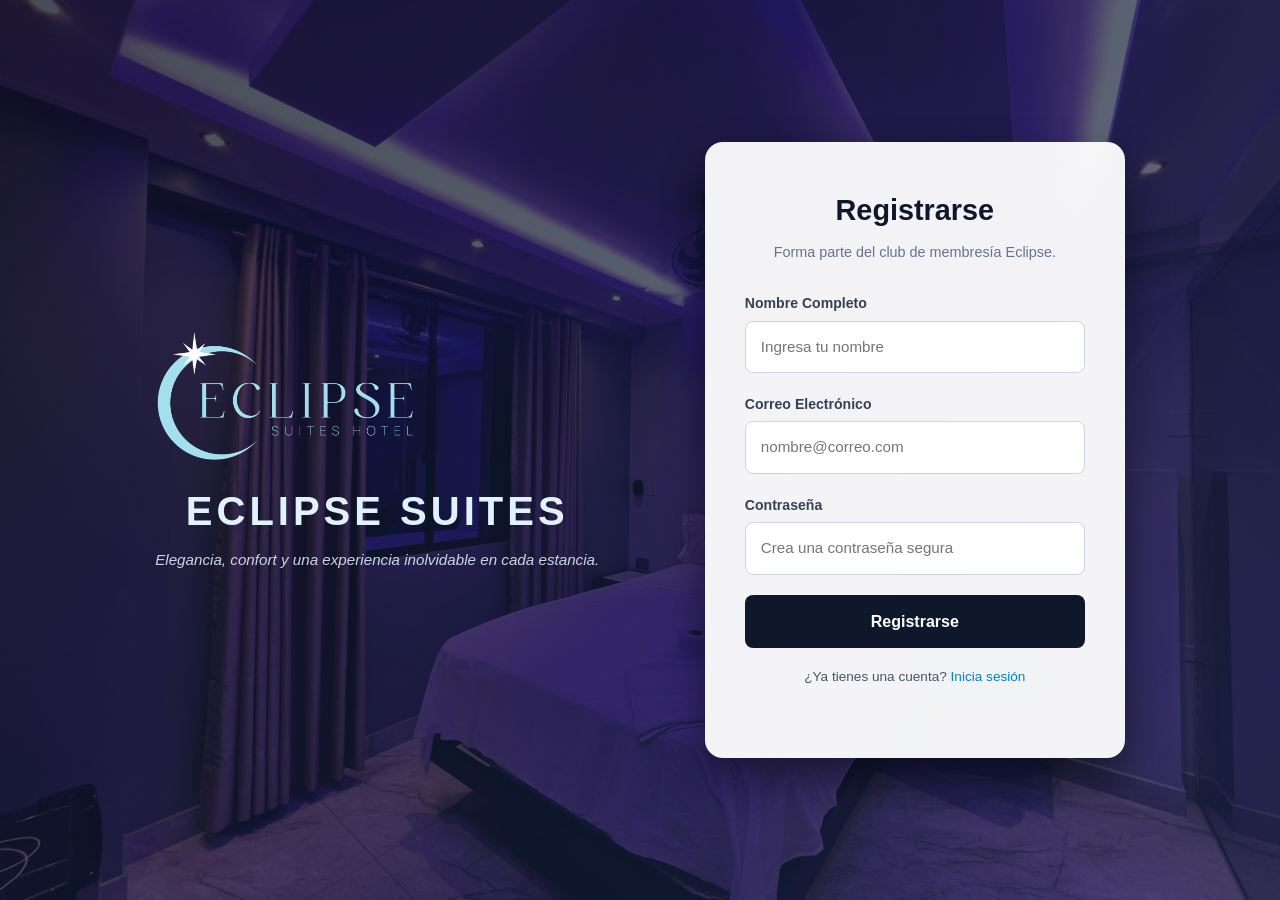
<file: frontend/registro.html>
<!DOCTYPE html>
<html lang="es">
<head>
    <meta charset="UTF-8">
    <meta name="viewport" content="width=device-width, initial-scale=1.0">
    <title>Registrarse - Eclipse Suites Hotel</title>
    <link rel="stylesheet" href="css/reset.css?v=6">
    <link rel="stylesheet" href="css/variables.css?v=6">
    <link rel="stylesheet" href="css/login.css?v=6">
</head>
<body>
    <main class="main-content">
        <!-- Lado Izquierdo: Marca con Animaciones -->
        <section class="brand-section">
            <div class="logo-wrapper">
                <img src="img/logo.webp" alt="Eclipse Suites Hotel Logo" class="brand-logo">
            </div>
            <h1 class="brand-title">ECLIPSE SUITES</h1>
            <p class="brand-description">Elegancia, confort y una experiencia inolvidable en cada estancia.</p>
        </section>

        <!-- Lado Derecho: Formulario de Registro -->
        <section class="login-container">
            <div class="login-header">
                <h2>Registrarse</h2>
                <p>Forma parte del club de membresía Eclipse.</p>
            </div>
            
            <form id="registerForm" class="login-form">
                <div class="form-group">
                    <label for="fullname">Nombre Completo</label>
                    <input type="text" id="fullname" name="fullname" placeholder="Ingresa tu nombre" required>
                </div>

                <div class="form-group">
                    <label for="email">Correo Electrónico</label>
                    <input type="email" id="email" name="email" placeholder="nombre@correo.com" required>
                </div>

                <div class="form-group">
                    <label for="password">Contraseña</label>
                    <input type="password" id="password" name="password" placeholder="Crea una contraseña segura" required>
                </div>

                <div id="errorMessage" class="error-message" style="display:none;"></div>

                <button type="submit" class="btn-primary">Registrarse</button>

                <div class="form-options" style="justify-content: center; margin-top: 18px;">
                    <span>¿Ya tienes una cuenta? <a href="iniciar-sesion.html">Inicia sesión</a></span>
                </div>
            </form>
        </section>
    </main>

    <script src="js/session.js?v=6"></script>
    <script src="js/registro.js?v=6"></script>
</body>
</html>
</file>
<file: css/variables.css>
:root {
    /* Colores principales */
    --color-primario: #d4a853;
    --color-primario-hover: #c49a45;
    --color-oscuro: #1a1a2e;
    --color-oscuro-footer: #111122;
    --color-hero-overlay: rgba(0, 0, 0, 0.45);

    /* Colores de texto */
    --color-texto: #ffffff;
    --color-texto-secundario: #b0b0b0;
    --color-texto-oscuro: #2c2c2c;
    --color-texto-cita: #555555;

    /* Colores de fondo */
    --color-fondo-claro: #f9f9f9;
    --color-fondo-card: #ffffff;
    --color-fondo-hero: #1a1a2e;

    /* Bordes */
    --color-borde: #e8e8e8;
    --color-borde-card: #e0e0e0;

    /* Tipografías */
    --font-titulos: 'Playfair Display', Georgia, 'Times New Roman', serif;
    --font-body: 'Inter', 'Segoe UI', Tahoma, sans-serif;

    /* Tamaños de fuente */
    --fs-hero-titulo: 3rem;
    --fs-hero-subtitulo: 1.05rem;
    --fs-seccion-titulo: 2rem;
    --fs-card-titulo: 1.05rem;
    --fs-card-texto: 0.9rem;
    --fs-nav: 0.9rem;
    --fs-footer-titulo: 1rem;
    --fs-footer-texto: 0.85rem;
    --fs-copyright: 0.8rem;

    /* Espaciados */
    --espaciado-seccion: 4rem 0;
    --espaciado-header: 1rem 3rem;
    --espaciado-footer: 3rem 2rem 1.5rem;

    /* Sombras */
    --sombra-card: 0 2px 12px rgba(0, 0, 0, 0.06);
    --sombra-card-hover: 0 6px 20px rgba(0, 0, 0, 0.1);

    /* Border radius */
    --radius-boton: 6px;
    --radius-card: 10px;

    /* Transiciones */
    --transition: all 0.3s ease;

    /* Breakpoints */
    --bp-mobile: 480px;
    --bp-tablet: 768px;
    --bp-desktop: 1024px;
    --bp-desktop-lg: 1200px;
}
</file>
<file: css/principal.css>
/* ========================================
   ESTILOS GENERALES
   ======================================== */

html {
    scroll-behavior: smooth;
}
body {
    font-family: var(--font-body);
    color: var(--color-texto-oscuro);
    background-color: #ffffff;
}

.container {
    width: 100%;
    max-width: 1200px;
    margin: 0 auto;
    padding: 0 1.5rem;
}

/* ========================================
   HEADER / NAV
   ======================================== */

.header {
    position: fixed;
    top: 0;
    left: 0;
    width: 100%;
    z-index: 1000;
    background-color: var(--color-oscuro);
    border-bottom: 1px solid rgba(212, 168, 83, 0.15);
}

.nav {
    display: flex;
    align-items: center;
    justify-content: space-between;
    padding: var(--espaciado-header);
    gap: 2rem;
}

.nav__logo {
    display: flex;
    align-items: center;
    gap: 0.6rem;
    flex-shrink: 0;
}

.nav__logo-img {
    height: 45px;
    width: auto;
    object-fit: contain;
}

.nav__logo-texto {
    font-family: var(--font-titulos);
    font-size: 1.25rem;
    font-weight: 600;
    color: var(--color-texto);
    letter-spacing: 2px;
}

.nav__menu {
    display: flex;
    align-items: center;
    gap: 2rem;
}

.nav__link {
    font-size: var(--fs-nav);
    font-weight: 400;
    color: var(--color-texto-secundario);
    transition: var(--transition);
    position: relative;
    padding: 0.25rem 0;
}

.nav__link::after {
    content: '';
    position: absolute;
    bottom: -2px;
    left: 0;
    width: 0;
    height: 2px;
    background-color: var(--color-primario);
    transition: var(--transition);
}

.nav__link:hover,
.nav__link--activo {
    color: var(--color-texto);
}

.nav__link:hover::after,
.nav__link--activo::after {
    width: 100%;
}

.nav__cuenta {
    display: flex;
    align-items: center;
    gap: 0.5rem;
    padding: 0.5rem 1.2rem;
    border: 1px solid rgba(255, 255, 255, 0.25);
    border-radius: var(--radius-boton);
    color: var(--color-texto);
    font-size: var(--fs-nav);
    font-weight: 500;
    transition: var(--transition);
    flex-shrink: 0;
}

.nav__cuenta:hover {
    background-color: rgba(255, 255, 255, 0.08);
    border-color: var(--color-primario);
}

.nav__cuenta-icono {
    width: 18px;
    height: 18px;
}

.nav__acciones {
    display: flex;
    align-items: center;
    gap: 0.75rem;
    flex-shrink: 0;
}

.nav__btn-crear {
    padding: 0.5rem 1.2rem;
    background-color: var(--color-primario);
    color: var(--color-oscuro);
    font-size: var(--fs-nav);
    font-weight: 600;
    border-radius: var(--radius-boton);
    transition: var(--transition);
}

.nav__btn-crear:hover {
    background-color: var(--color-primario-hover);
    transform: translateY(-1px);
}

.nav__hamburger {
    display: none;
    flex-direction: column;
    gap: 5px;
    padding: 0.5rem;
}

.nav__hamburger span {
    display: block;
    width: 24px;
    height: 2px;
    background-color: var(--color-texto);
    border-radius: 2px;
    transition: var(--transition);
}

/* ========================================
   HERO
   ======================================== */

.hero {
    position: relative;
    min-height: 100vh;
    display: flex;
    align-items: center;
    background: url('https://images.unsplash.com/photo-1566073771259-6a8506099945?w=1600&q=80') center/cover no-repeat;
    background-color: var(--color-fondo-hero);
    padding-top: 80px;
}

.hero__overlay {
    position: absolute;
    inset: 0;
    background: linear-gradient(
        135deg,
        rgba(26, 26, 46, 0.75) 0%,
        rgba(26, 26, 46, 0.50) 50%,
        rgba(26, 26, 46, 0.30) 100%
    );
    z-index: 1;
}

.hero__contenido {
    position: relative;
    z-index: 2;
    max-width: 600px;
    padding: 4rem 0;
}

.hero__titulo {
    font-family: var(--font-titulos);
    font-size: var(--fs-hero-titulo);
    font-weight: 500;
    font-style: italic;
    color: var(--color-texto);
    line-height: 1.2;
    margin-bottom: 1.5rem;
}

.hero__subtitulo {
    font-size: var(--fs-hero-subtitulo);
    color: var(--color-texto-secundario);
    line-height: 1.7;
    margin-bottom: 2rem;
    max-width: 480px;
}

.hero__btn {
    display: inline-block;
    padding: 0.85rem 2rem;
    background-color: var(--color-primario);
    color: var(--color-oscuro);
    font-size: 0.85rem;
    font-weight: 700;
    letter-spacing: 1.5px;
    border-radius: var(--radius-boton);
    transition: var(--transition);
    text-transform: uppercase;
}

.hero__btn:hover {
    background-color: var(--color-primario-hover);
    transform: translateY(-2px);
    box-shadow: 0 6px 20px rgba(212, 168, 83, 0.35);
}

/* ========================================
   SECCIONES COMUNES
   ======================================== */

.seccion__titulo {
    font-family: var(--font-titulos);
    font-size: var(--fs-seccion-titulo);
    font-weight: 500;
    font-style: italic;
    color: var(--color-texto-oscuro);
    text-align: center;
    margin-bottom: 3rem;
    position: relative;
    padding-bottom: 1rem;
}

.seccion__titulo::after {
    content: '';
    position: absolute;
    bottom: 0;
    left: 50%;
    transform: translateX(-50%);
    width: 50px;
    height: 3px;
    background-color: var(--color-primario);
    border-radius: 2px;
}

/* ========================================
   SERVICIOS
   ======================================== */

.servicios {
    padding: var(--espaciado-seccion);
    background-color: var(--color-fondo-claro);
}

.servicios__grid {
    display: grid;
    grid-template-columns: repeat(3, 1fr);
    gap: 2rem;
}

.servicio__card {
    background-color: var(--color-fondo-card);
    border: 1px solid var(--color-borde-card);
    border-radius: var(--radius-card);
    padding: 2.5rem 2rem;
    text-align: center;
    transition: var(--transition);
}

.servicio__card:hover {
    box-shadow: var(--sombra-card-hover);
    transform: translateY(-4px);
}

.servicio__icono {
    width: 56px;
    height: 56px;
    margin: 0 auto 1.5rem;
}

.servicio__icono svg {
    width: 100%;
    height: 100%;
}

.servicio__titulo {
    font-family: var(--font-titulos);
    font-size: var(--fs-card-titulo);
    font-weight: 600;
    color: var(--color-texto-oscuro);
    margin-bottom: 0.75rem;
}

.servicio__texto {
    font-size: var(--fs-card-texto);
    color: var(--color-texto-cita);
    line-height: 1.7;
}

/* ========================================
   TESTIMONIOS
   ======================================== */

.testimonios {
    padding: var(--espaciado-seccion);
    background-color: #ffffff;
}

.testimonios__grid {
    display: grid;
    grid-template-columns: repeat(2, 1fr);
    gap: 2rem;
}

.testimonio__card {
    background-color: var(--color-fondo-card);
    border: 1px solid var(--color-borde-card);
    border-radius: var(--radius-card);
    padding: 2.5rem;
    transition: var(--transition);
}

.testimonio__card:hover {
    box-shadow: var(--sombra-card-hover);
}

.testimonio__estrellas {
    display: flex;
    gap: 3px;
    margin-bottom: 1.25rem;
}

.testimonio__estrellas svg {
    width: 16px;
    height: 16px;
}

.testimonio__cita {
    font-family: var(--font-titulos);
    font-size: 0.95rem;
    font-style: italic;
    color: var(--color-texto-cita);
    line-height: 1.8;
    margin-bottom: 1.5rem;
}

.testimonio__autor {
    display: flex;
    align-items: center;
    gap: 0.75rem;
}

.testimonio__linea {
    display: block;
    width: 30px;
    height: 2px;
    background-color: var(--color-primario);
    border-radius: 2px;
}

.testimonio__nombre {
    font-size: 0.9rem;
    font-weight: 500;
    color: var(--color-texto-oscuro);
}

/* ========================================
   FOOTER
   ======================================== */

.footer {
    background-color: var(--color-oscuro-footer);
    padding-top: 3.5rem;
}

.footer__contenido {
    display: grid;
    grid-template-columns: 1.5fr 1fr 1fr;
    gap: 3rem;
    padding-bottom: 2.5rem;
    border-bottom: 1px solid rgba(255, 255, 255, 0.08);
}

.footer__logo {
    display: flex;
    align-items: center;
    gap: 0.5rem;
    margin-bottom: 1rem;
}

.footer__logo-img {
    height: 50px;
    width: auto;
    object-fit: contain;
}

.footer__logo-texto {
    font-family: var(--font-titulos);
    font-size: 1.1rem;
    font-weight: 600;
    color: var(--color-texto);
    letter-spacing: 2px;
}

.footer__descripcion {
    font-size: var(--fs-footer-texto);
    color: var(--color-texto-secundario);
    line-height: 1.7;
    max-width: 320px;
}

.footer__titulo {
    font-family: var(--font-titulos);
    font-size: var(--fs-footer-titulo);
    font-weight: 600;
    color: var(--color-texto);
    margin-bottom: 1.25rem;
}

.footer__lista {
    display: flex;
    flex-direction: column;
    gap: 0.75rem;
}

.footer__item {
    display: flex;
    align-items: flex-start;
    gap: 0.6rem;
    font-size: var(--fs-footer-texto);
    color: var(--color-texto-secundario);
}

.footer__item-icono {
    width: 16px;
    height: 16px;
    flex-shrink: 0;
    margin-top: 3px;
}

.footer__lista--links {
    gap: 0.6rem;
}

.footer__link {
    font-size: var(--fs-footer-texto);
    color: var(--color-texto-secundario);
    transition: var(--transition);
}

.footer__link:hover {
    color: var(--color-primario);
}

.footer__bottom {
    display: flex;
    align-items: center;
    justify-content: space-between;
    padding: 1.25rem 1.5rem;
}

.footer__copyright {
    font-size: var(--fs-copyright);
    color: var(--color-texto-secundario);
}

.footer__redes {
    display: flex;
    gap: 1rem;
}

.footer__redes-link {
    display: flex;
    align-items: center;
    justify-content: center;
    width: 32px;
    height: 32px;
    border-radius: 50%;
    color: var(--color-texto-secundario);
    transition: var(--transition);
}

.footer__redes-link svg {
    width: 16px;
    height: 16px;
}

.footer__redes-link:hover {
    color: var(--color-primario);
    background-color: rgba(255, 255, 255, 0.05);
}

/* ========================================
   CTA REGISTRO
   ======================================== */

.cta-registro {
    padding: var(--espaciado-seccion);
    background: linear-gradient(135deg, var(--color-oscuro) 0%, #16213e 100%);
    text-align: center;
}

.cta-registro__contenido {
    max-width: 600px;
}

.cta-registro__titulo {
    font-family: var(--font-titulos);
    font-size: var(--fs-seccion-titulo);
    font-weight: 500;
    font-style: italic;
    color: var(--color-texto);
    margin-bottom: 1rem;
}

.cta-registro__texto {
    font-size: var(--fs-hero-subtitulo);
    color: var(--color-texto-secundario);
    line-height: 1.7;
    margin-bottom: 2rem;
}

.cta-registro__botones {
    display: flex;
    align-items: center;
    justify-content: center;
    gap: 1rem;
    flex-wrap: wrap;
}

.cta-registro__btn-secundario {
    display: inline-block;
    padding: 0.85rem 2rem;
    border: 1px solid rgba(255, 255, 255, 0.3);
    color: var(--color-texto);
    font-size: 0.85rem;
    font-weight: 500;
    letter-spacing: 0.5px;
    border-radius: var(--radius-boton);
    transition: var(--transition);
}

.cta-registro__btn-secundario:hover {
    background-color: rgba(255, 255, 255, 0.08);
    border-color: var(--color-primario);
    color: var(--color-primario);
}

/* ========================================
   RESPONSIVE
   ======================================== */

@media (max-width: 1024px) {
    .servicios__grid {
        grid-template-columns: repeat(2, 1fr);
    }

    .footer__contenido {
        grid-template-columns: 1fr 1fr;
    }

    .footer__brand {
        grid-column: 1 / -1;
    }
}

@media (max-width: 768px) {
    :root {
        --fs-hero-titulo: 2.2rem;
        --fs-seccion-titulo: 1.6rem;
        --espaciado-seccion: 3rem 0;
    }

    .nav__menu {
        position: fixed;
        top: 0;
        right: -100%;
        width: 70%;
        max-width: 300px;
        height: 100vh;
        background-color: var(--color-oscuro);
        flex-direction: column;
        justify-content: center;
        align-items: center;
        gap: 2.5rem;
        transition: right 0.4s ease;
        z-index: 1001;
        box-shadow: -4px 0 20px rgba(0, 0, 0, 0.3);
    }

    .nav__menu--activo {
        right: 0;
    }

    .nav__link {
        font-size: 1.1rem;
    }

    .nav__cuenta {
        display: none;
    }

    .nav__acciones {
        display: none;
    }

    .nav__hamburger {
        display: flex;
        z-index: 1002;
    }

    .nav__overlay {
        display: none;
        position: fixed;
        inset: 0;
        background-color: rgba(0, 0, 0, 0.5);
        z-index: 1000;
    }

    .nav__overlay--activo {
        display: block;
    }

    .nav__hamburger--activo span:nth-child(1) {
        transform: rotate(45deg) translate(5px, 5px);
    }

    .nav__hamburger--activo span:nth-child(2) {
        opacity: 0;
    }

    .nav__hamburger--activo span:nth-child(3) {
        transform: rotate(-45deg) translate(5px, -5px);
    }

    .hero {
        min-height: 85vh;
    }

    .hero__contenido {
        padding: 3rem 0;
    }

    .servicios__grid {
        grid-template-columns: 1fr;
    }

    .testimonios__grid {
        grid-template-columns: 1fr;
    }

    .footer__contenido {
        grid-template-columns: 1fr;
        gap: 2rem;
    }

    .footer__bottom {
        flex-direction: column;
        gap: 1rem;
        text-align: center;
    }
}

@media (max-width: 480px) {
    :root {
        --fs-hero-titulo: 1.8rem;
        --fs-hero-subtitulo: 0.95rem;
        --espaciado-header: 0.8rem 1rem;
    }

    .nav {
        padding: var(--espaciado-header);
    }

    .nav__logo-img {
        height: 35px;
    }

    .hero__btn {
        width: 100%;
        text-align: center;
    }

    .cta-registro__botones {
        flex-direction: column;
    }

    .cta-registro__botones .hero__btn,
    .cta-registro__btn-secundario {
        width: 100%;
        text-align: center;
    }

    .servicio__card {
        padding: 2rem 1.5rem;
    }

    .testimonio__card {
        padding: 2rem 1.5rem;
    }
}
</file>
<file: frontend/css/variables.css>
:root {
    /* Colores principales */
    --color-primario: #d4a853;
    --color-primario-hover: #c49a45;
    --color-oscuro: #1a1a2e;
    --color-oscuro-footer: #111122;
    --color-hero-overlay: rgba(0, 0, 0, 0.45);

    /* Colores de texto */
    --color-texto: #ffffff;
    --color-texto-secundario: #b0b0b0;
    --color-texto-oscuro: #2c2c2c;
    --color-texto-cita: #555555;

    /* Colores de fondo */
    --color-fondo-claro: #f9f9f9;
    --color-fondo-card: #ffffff;
    --color-fondo-hero: #1a1a2e;

    /* Bordes */
    --color-borde: #e8e8e8;
    --color-borde-card: #e0e0e0;

    /* Tipografías */
    --font-titulos: 'Playfair Display', Georgia, 'Times New Roman', serif;
    --font-body: 'Inter', 'Segoe UI', Tahoma, sans-serif;

    /* Tamaños de fuente */
    --fs-hero-titulo: 3rem;
    --fs-hero-subtitulo: 1.05rem;
    --fs-seccion-titulo: 2rem;
    --fs-card-titulo: 1.05rem;
    --fs-card-texto: 0.9rem;
    --fs-nav: 0.9rem;
    --fs-footer-titulo: 1rem;
    --fs-footer-texto: 0.85rem;
    --fs-copyright: 0.8rem;

    /* Espaciados */
    --espaciado-seccion: 4rem 0;
    --espaciado-header: 1rem 3rem;
    --espaciado-footer: 3rem 2rem 1.5rem;

    /* Sombras */
    --sombra-card: 0 2px 12px rgba(0, 0, 0, 0.06);
    --sombra-card-hover: 0 6px 20px rgba(0, 0, 0, 0.1);

    /* Border radius */
    --radius-boton: 6px;
    --radius-card: 10px;

    /* Transiciones */
    --transition: all 0.3s ease;

    /* Breakpoints */
    --bp-mobile: 480px;
    --bp-tablet: 768px;
    --bp-desktop: 1024px;
    --bp-desktop-lg: 1200px;
}
</file>
<file: frontend/css/principal.css>
/* ========================================
   ESTILOS GENERALES
   ======================================== */

html {
    scroll-behavior: smooth;
}
body {
    font-family: var(--font-body);
    color: var(--color-texto-oscuro);
    background-color: #ffffff;
}

.container {
    width: 100%;
    max-width: 1200px;
    margin: 0 auto;
    padding: 0 1.5rem;
}

/* ========================================
   HEADER / NAV
   ======================================== */

.header {
    position: fixed;
    top: 0;
    left: 0;
    width: 100%;
    z-index: 1000;
    background-color: var(--color-oscuro);
    border-bottom: 1px solid rgba(212, 168, 83, 0.15);
}

.nav {
    display: flex;
    align-items: center;
    justify-content: space-between;
    padding: var(--espaciado-header);
    gap: 2rem;
}

.nav__logo {
    display: flex;
    align-items: center;
    gap: 0.6rem;
    flex-shrink: 0;
}

.nav__logo-img {
    height: 45px;
    width: auto;
    object-fit: contain;
}

.nav__logo-texto {
    font-family: var(--font-titulos);
    font-size: 1.25rem;
    font-weight: 600;
    color: var(--color-texto);
    letter-spacing: 2px;
}

.nav__menu {
    display: flex;
    align-items: center;
    gap: 2rem;
}

.nav__link {
    font-size: var(--fs-nav);
    font-weight: 400;
    color: var(--color-texto-secundario);
    transition: var(--transition);
    position: relative;
    padding: 0.25rem 0;
}

.nav__link::after {
    content: '';
    position: absolute;
    bottom: -2px;
    left: 0;
    width: 0;
    height: 2px;
    background-color: var(--color-primario);
    transition: var(--transition);
}

.nav__link:hover,
.nav__link--activo {
    color: var(--color-texto);
}

.nav__link:hover::after,
.nav__link--activo::after {
    width: 100%;
}

.nav__cuenta {
    display: flex;
    align-items: center;
    gap: 0.5rem;
    padding: 0.5rem 1.2rem;
    border: 1px solid rgba(255, 255, 255, 0.25);
    border-radius: var(--radius-boton);
    color: var(--color-texto);
    font-size: var(--fs-nav);
    font-weight: 500;
    transition: var(--transition);
    flex-shrink: 0;
}

.nav__cuenta:hover {
    background-color: rgba(255, 255, 255, 0.08);
    border-color: var(--color-primario);
}

.nav__cuenta-icono {
    width: 18px;
    height: 18px;
}

.nav__acciones {
    display: flex;
    align-items: center;
    gap: 0.75rem;
    flex-shrink: 0;
}

.nav__btn-crear {
    padding: 0.5rem 1.2rem;
    background-color: var(--color-primario);
    color: var(--color-oscuro);
    font-size: var(--fs-nav);
    font-weight: 600;
    border-radius: var(--radius-boton);
    transition: var(--transition);
}

.nav__btn-crear:hover {
    background-color: var(--color-primario-hover);
    transform: translateY(-1px);
}

.nav__cuenta--usuario {
    max-width: 190px;
}

.nav__cuenta--usuario span {
    overflow: hidden;
    text-overflow: ellipsis;
    white-space: nowrap;
}

.nav__btn-salir {
    padding: 0.5rem 1rem;
    border: 1px solid rgba(255, 255, 255, 0.25);
    border-radius: var(--radius-boton);
    background: transparent;
    color: var(--color-texto-secundario);
    font-size: var(--fs-nav);
    font-weight: 500;
    cursor: pointer;
    transition: var(--transition);
}

.nav__btn-salir:hover {
    border-color: var(--color-primario);
    color: var(--color-primario);
}

.nav__item--cuenta {
    display: none;
    width: 100%;
    text-align: center;
}

.nav__hamburger {
    display: none;
    flex-direction: column;
    gap: 5px;
    padding: 0.5rem;
}

.nav__hamburger span {
    display: block;
    width: 24px;
    height: 2px;
    background-color: var(--color-texto);
    border-radius: 2px;
    transition: var(--transition);
}

/* ========================================
   HERO
   ======================================== */

.hero {
    position: relative;
    min-height: 100vh;
    display: flex;
    align-items: center;
    background: url('https://images.unsplash.com/photo-1566073771259-6a8506099945?w=1600&q=80') center/cover no-repeat;
    background-color: var(--color-fondo-hero);
    padding-top: 80px;
}

.hero__overlay {
    position: absolute;
    inset: 0;
    background: linear-gradient(
        135deg,
        rgba(26, 26, 46, 0.75) 0%,
        rgba(26, 26, 46, 0.50) 50%,
        rgba(26, 26, 46, 0.30) 100%
    );
    z-index: 1;
}

.hero__contenido {
    position: relative;
    z-index: 2;
    max-width: 600px;
    padding: 4rem 0;
}

.hero__titulo {
    font-family: var(--font-titulos);
    font-size: var(--fs-hero-titulo);
    font-weight: 500;
    font-style: italic;
    color: var(--color-texto);
    line-height: 1.2;
    margin-bottom: 1.5rem;
}

.hero__subtitulo {
    font-size: var(--fs-hero-subtitulo);
    color: var(--color-texto-secundario);
    line-height: 1.7;
    margin-bottom: 2rem;
    max-width: 480px;
}

.hero__btn {
    display: inline-block;
    padding: 0.85rem 2rem;
    background-color: var(--color-primario);
    color: var(--color-oscuro);
    font-size: 0.85rem;
    font-weight: 700;
    letter-spacing: 1.5px;
    border-radius: var(--radius-boton);
    transition: var(--transition);
    text-transform: uppercase;
}

.hero__btn:hover {
    background-color: var(--color-primario-hover);
    transform: translateY(-2px);
    box-shadow: 0 6px 20px rgba(212, 168, 83, 0.35);
}

/* ========================================
   SECCIONES COMUNES
   ======================================== */

.seccion__titulo {
    font-family: var(--font-titulos);
    font-size: var(--fs-seccion-titulo);
    font-weight: 500;
    font-style: italic;
    color: var(--color-texto-oscuro);
    text-align: center;
    margin-bottom: 3rem;
    position: relative;
    padding-bottom: 1rem;
}

.seccion__titulo::after {
    content: '';
    position: absolute;
    bottom: 0;
    left: 50%;
    transform: translateX(-50%);
    width: 50px;
    height: 3px;
    background-color: var(--color-primario);
    border-radius: 2px;
}

/* ========================================
   SERVICIOS
   ======================================== */

.servicios {
    padding: var(--espaciado-seccion);
    background-color: var(--color-fondo-claro);
}

.servicios__grid {
    display: grid;
    grid-template-columns: repeat(3, 1fr);
    gap: 2rem;
}

.servicio__card {
    background-color: var(--color-fondo-card);
    border: 1px solid var(--color-borde-card);
    border-radius: var(--radius-card);
    padding: 2.5rem 2rem;
    text-align: center;
    transition: var(--transition);
}

.servicio__card:hover {
    box-shadow: var(--sombra-card-hover);
    transform: translateY(-4px);
}

.servicio__icono {
    width: 56px;
    height: 56px;
    margin: 0 auto 1.5rem;
}

.servicio__icono svg {
    width: 100%;
    height: 100%;
}

.servicio__titulo {
    font-family: var(--font-titulos);
    font-size: var(--fs-card-titulo);
    font-weight: 600;
    color: var(--color-texto-oscuro);
    margin-bottom: 0.75rem;
}

.servicio__texto {
    font-size: var(--fs-card-texto);
    color: var(--color-texto-cita);
    line-height: 1.7;
}

/* ========================================
   TESTIMONIOS
   ======================================== */

.testimonios {
    padding: var(--espaciado-seccion);
    background-color: #ffffff;
}

.testimonios__grid {
    display: grid;
    grid-template-columns: repeat(2, 1fr);
    gap: 2rem;
}

.testimonio__card {
    background-color: var(--color-fondo-card);
    border: 1px solid var(--color-borde-card);
    border-radius: var(--radius-card);
    padding: 2.5rem;
    transition: var(--transition);
}

.testimonio__card:hover {
    box-shadow: var(--sombra-card-hover);
}

.testimonio__estrellas {
    display: flex;
    gap: 3px;
    margin-bottom: 1.25rem;
}

.testimonio__estrellas svg {
    width: 16px;
    height: 16px;
}

.testimonio__cita {
    font-family: var(--font-titulos);
    font-size: 0.95rem;
    font-style: italic;
    color: var(--color-texto-cita);
    line-height: 1.8;
    margin-bottom: 1.5rem;
}

.testimonio__autor {
    display: flex;
    align-items: center;
    gap: 0.75rem;
}

.testimonio__linea {
    display: block;
    width: 30px;
    height: 2px;
    background-color: var(--color-primario);
    border-radius: 2px;
}

.testimonio__nombre {
    font-size: 0.9rem;
    font-weight: 500;
    color: var(--color-texto-oscuro);
}

/* ========================================
   FOOTER
   ======================================== */

.footer {
    background-color: var(--color-oscuro-footer);
    padding-top: 3.5rem;
}

.footer__contenido {
    display: grid;
    grid-template-columns: 1.5fr 1fr 1fr;
    gap: 3rem;
    padding-bottom: 2.5rem;
    border-bottom: 1px solid rgba(255, 255, 255, 0.08);
}

.footer__logo {
    display: flex;
    align-items: center;
    gap: 0.5rem;
    margin-bottom: 1rem;
}

.footer__logo-img {
    height: 50px;
    width: auto;
    object-fit: contain;
}

.footer__logo-texto {
    font-family: var(--font-titulos);
    font-size: 1.1rem;
    font-weight: 600;
    color: var(--color-texto);
    letter-spacing: 2px;
}

.footer__descripcion {
    font-size: var(--fs-footer-texto);
    color: var(--color-texto-secundario);
    line-height: 1.7;
    max-width: 320px;
}

.footer__titulo {
    font-family: var(--font-titulos);
    font-size: var(--fs-footer-titulo);
    font-weight: 600;
    color: var(--color-texto);
    margin-bottom: 1.25rem;
}

.footer__lista {
    display: flex;
    flex-direction: column;
    gap: 0.75rem;
}

.footer__item {
    display: flex;
    align-items: flex-start;
    gap: 0.6rem;
    font-size: var(--fs-footer-texto);
    color: var(--color-texto-secundario);
}

.footer__item-icono {
    width: 16px;
    height: 16px;
    flex-shrink: 0;
    margin-top: 3px;
}

.footer__lista--links {
    gap: 0.6rem;
}

.footer__link {
    font-size: var(--fs-footer-texto);
    color: var(--color-texto-secundario);
    transition: var(--transition);
}

.footer__link:hover {
    color: var(--color-primario);
}

.footer__bottom {
    display: flex;
    align-items: center;
    justify-content: space-between;
    padding: 1.25rem 1.5rem;
}

.footer__copyright {
    font-size: var(--fs-copyright);
    color: var(--color-texto-secundario);
}

.footer__redes {
    display: flex;
    gap: 1rem;
}

.footer__redes-link {
    display: flex;
    align-items: center;
    justify-content: center;
    width: 32px;
    height: 32px;
    border-radius: 50%;
    color: var(--color-texto-secundario);
    transition: var(--transition);
}

.footer__redes-link svg {
    width: 16px;
    height: 16px;
}

.footer__redes-link:hover {
    color: var(--color-primario);
    background-color: rgba(255, 255, 255, 0.05);
}

/* ========================================
   CTA REGISTRO
   ======================================== */

.cta-registro {
    padding: var(--espaciado-seccion);
    background: linear-gradient(135deg, var(--color-oscuro) 0%, #16213e 100%);
    text-align: center;
}

.cta-registro__contenido {
    max-width: 600px;
}

.cta-registro__titulo {
    font-family: var(--font-titulos);
    font-size: var(--fs-seccion-titulo);
    font-weight: 500;
    font-style: italic;
    color: var(--color-texto);
    margin-bottom: 1rem;
}

.cta-registro__texto {
    font-size: var(--fs-hero-subtitulo);
    color: var(--color-texto-secundario);
    line-height: 1.7;
    margin-bottom: 2rem;
}

.cta-registro__botones {
    display: flex;
    align-items: center;
    justify-content: center;
    gap: 1rem;
    flex-wrap: wrap;
}

.cta-registro__btn-secundario {
    display: inline-block;
    padding: 0.85rem 2rem;
    border: 1px solid rgba(255, 255, 255, 0.3);
    color: var(--color-texto);
    font-size: 0.85rem;
    font-weight: 500;
    letter-spacing: 0.5px;
    border-radius: var(--radius-boton);
    transition: var(--transition);
}

.cta-registro__btn-secundario:hover {
    background-color: rgba(255, 255, 255, 0.08);
    border-color: var(--color-primario);
    color: var(--color-primario);
}

/* ========================================
   RESPONSIVE
   ======================================== */

@media (max-width: 1024px) {
    .servicios__grid {
        grid-template-columns: repeat(2, 1fr);
    }

    .footer__contenido {
        grid-template-columns: 1fr 1fr;
    }

    .footer__brand {
        grid-column: 1 / -1;
    }
}

@media (max-width: 768px) {
    :root {
        --fs-hero-titulo: 2.2rem;
        --fs-seccion-titulo: 1.6rem;
        --espaciado-seccion: 3rem 0;
    }

    .nav__menu {
        position: fixed;
        top: 0;
        right: -100%;
        width: 70%;
        max-width: 300px;
        height: 100vh;
        background-color: var(--color-oscuro);
        flex-direction: column;
        justify-content: center;
        align-items: center;
        gap: 2.5rem;
        transition: right 0.4s ease;
        z-index: 1001;
        box-shadow: -4px 0 20px rgba(0, 0, 0, 0.3);
    }

    .nav__menu--activo {
        right: 0;
    }

    .nav__link {
        font-size: 1.1rem;
    }

    .nav__cuenta {
        display: none;
    }

    .nav__acciones {
        display: none;
    }

    .nav__hamburger {
        display: flex;
        z-index: 1002;
    }

    .nav__item--cuenta {
        display: block;
        width: auto;
        text-align: center;
    }

    .nav__overlay {
        display: none;
        position: fixed;
        inset: 0;
        background-color: rgba(0, 0, 0, 0.5);
        z-index: 1000;
    }

    .nav__overlay--activo {
        display: block;
    }

    .nav__hamburger--activo span:nth-child(1) {
        transform: rotate(45deg) translate(5px, 5px);
    }

    .nav__hamburger--activo span:nth-child(2) {
        opacity: 0;
    }

    .nav__hamburger--activo span:nth-child(3) {
        transform: rotate(-45deg) translate(5px, -5px);
    }

    .hero {
        min-height: 85vh;
    }

    .hero__contenido {
        padding: 3rem 0;
    }

    .servicios__grid {
        grid-template-columns: 1fr;
    }

    .testimonios__grid {
        grid-template-columns: 1fr;
    }

    .footer__contenido {
        grid-template-columns: 1fr;
        gap: 2rem;
    }

    .footer__bottom {
        flex-direction: column;
        gap: 1rem;
        text-align: center;
    }
}

@media (max-width: 480px) {
    :root {
        --fs-hero-titulo: 1.8rem;
        --fs-hero-subtitulo: 0.95rem;
        --espaciado-header: 0.8rem 1rem;
    }

    .nav {
        padding: var(--espaciado-header);
    }

    .nav__logo-img {
        height: 35px;
    }

    .hero__btn {
        width: 100%;
        text-align: center;
    }

    .cta-registro__botones {
        flex-direction: column;
    }

    .cta-registro__botones .hero__btn,
    .cta-registro__btn-secundario {
        width: 100%;
        text-align: center;
    }

    .servicio__card {
        padding: 2rem 1.5rem;
    }

    .testimonio__card {
        padding: 2rem 1.5rem;
    }
}
</file>
<file: css/reservas.css>
/* ========================================
   ESTILOS GENERALES
   ======================================== */

html {
    scroll-behavior: smooth;
}

body {
    font-family: var(--font-body);
    color: var(--color-texto-oscuro);
    background-color: #ffffff;
}

.container {
    width: 100%;
    max-width: 1200px;
    margin: 0 auto;
    padding: 0 1.5rem;
}

/* ========================================
   HEADER / NAV
   ======================================== */

.header {
    position: fixed;
    top: 0;
    left: 0;
    width: 100%;
    z-index: 1000;
    background-color: var(--color-oscuro);
    border-bottom: 1px solid rgba(212, 168, 83, 0.15);
}

.nav {
    display: flex;
    align-items: center;
    justify-content: space-between;
    padding: var(--espaciado-header);
    gap: 2rem;
}

.nav__logo {
    display: flex;
    align-items: center;
    gap: 0.6rem;
    flex-shrink: 0;
}

.nav__logo-img {
    height: 45px;
    width: auto;
    object-fit: contain;
}

.nav__menu {
    display: flex;
    align-items: center;
    gap: 2rem;
}

.nav__link {
    font-size: var(--fs-nav);
    font-weight: 400;
    color: var(--color-texto-secundario);
    transition: var(--transition);
    position: relative;
    padding: 0.25rem 0;
}

.nav__link::after {
    content: '';
    position: absolute;
    bottom: -2px;
    left: 0;
    width: 0;
    height: 2px;
    background-color: var(--color-primario);
    transition: var(--transition);
}

.nav__link:hover,
.nav__link--activo {
    color: var(--color-texto);
}

.nav__link:hover::after,
.nav__link--activo::after {
    width: 100%;
}

.nav__cuenta {
    display: flex;
    align-items: center;
    gap: 0.5rem;
    padding: 0.5rem 1.2rem;
    border: 1px solid rgba(255, 255, 255, 0.25);
    border-radius: var(--radius-boton);
    color: var(--color-texto);
    font-size: var(--fs-nav);
    font-weight: 500;
    transition: var(--transition);
    flex-shrink: 0;
}

.nav__cuenta:hover {
    background-color: rgba(255, 255, 255, 0.08);
    border-color: var(--color-primario);
}

.nav__cuenta-icono {
    width: 18px;
    height: 18px;
}

.nav__acciones {
    display: flex;
    align-items: center;
    gap: 0.75rem;
    flex-shrink: 0;
}

.nav__btn-crear {
    padding: 0.5rem 1.2rem;
    background-color: var(--color-primario);
    color: var(--color-oscuro);
    font-size: var(--fs-nav);
    font-weight: 600;
    border-radius: var(--radius-boton);
    transition: var(--transition);
}

.nav__btn-crear:hover {
    background-color: var(--color-primario-hover);
    transform: translateY(-1px);
}

.nav__hamburger {
    display: none;
    flex-direction: column;
    gap: 5px;
    padding: 0.5rem;
}

.nav__hamburger span {
    display: block;
    width: 24px;
    height: 2px;
    background-color: var(--color-texto);
    border-radius: 2px;
    transition: var(--transition);
}

/* ========================================
   SECCIONES COMUNES
   ======================================== */

.seccion__titulo {
    font-family: var(--font-titulos);
    font-size: var(--fs-seccion-titulo);
    font-weight: 500;
    font-style: italic;
    color: var(--color-texto-oscuro);
    text-align: center;
    margin-bottom: 3rem;
    position: relative;
    padding-bottom: 1rem;
}

.seccion__titulo--izquierda {
    text-align: left;
}

.seccion__titulo::after {
    content: '';
    position: absolute;
    bottom: 0;
    left: 50%;
    transform: translateX(-50%);
    width: 50px;
    height: 3px;
    background-color: var(--color-primario);
    border-radius: 2px;
}

.seccion__titulo--izquierda::after {
    left: 0;
    transform: none;
}

/* ========================================
   HABITACIONES - PAGE
   ======================================== */

.habitaciones {
    padding: 8rem 0 4rem;
    background-color: var(--color-fondo-claro);
    min-height: 100vh;
}

.habitaciones__grid {
    display: grid;
    grid-template-columns: repeat(2, 1fr);
    gap: 2rem;
}

.habitacion__card {
    background-color: var(--color-fondo-card);
    border: 1px solid var(--color-borde-card);
    border-radius: var(--radius-card);
    overflow: hidden;
    transition: var(--transition);
}

.habitacion__card:hover {
    box-shadow: var(--sombra-card-hover);
    transform: translateY(-4px);
}

.habitacion__imagen-contenedor {
    position: relative;
    width: 100%;
    height: 280px;
    overflow: hidden;
}

.habitacion__imagen {
    width: 100%;
    height: 100%;
    object-fit: cover;
    transition: transform 0.5s ease;
}

.habitacion__card:hover .habitacion__imagen {
    transform: scale(1.05);
}

.habitacion__precio-badge {
    position: absolute;
    top: 1rem;
    right: 1rem;
    background-color: var(--color-oscuro);
    color: var(--color-texto);
    padding: 0.4rem 0.9rem;
    border-radius: var(--radius-boton);
    font-size: 0.85rem;
    font-weight: 600;
    letter-spacing: 0.5px;
}

.habitacion__info {
    padding: 1.5rem;
}

.habitacion__nombre {
    font-family: var(--font-titulos);
    font-size: 1.2rem;
    font-weight: 600;
    color: var(--color-texto-oscuro);
    margin-bottom: 0.75rem;
}

.habitacion__capacidad {
    display: flex;
    align-items: center;
    gap: 0.4rem;
    font-size: 0.85rem;
    color: var(--color-texto-cita);
    margin-bottom: 0.75rem;
}

.habitacion__capacidad-icono {
    width: 16px;
    height: 16px;
    flex-shrink: 0;
}

.habitacion__amenities-titulo {
    font-size: 0.75rem;
    font-weight: 600;
    color: var(--color-texto-oscuro);
    text-transform: uppercase;
    letter-spacing: 1px;
    margin-bottom: 0.5rem;
}

.habitacion__amenities {
    display: flex;
    flex-wrap: wrap;
    gap: 0.5rem;
    margin-bottom: 1.25rem;
}

.habitacion__amenity {
    font-size: 0.8rem;
    color: var(--color-texto-cita);
    display: flex;
    align-items: center;
    gap: 0.25rem;
}

.habitacion__amenity::before {
    content: '\2022';
    color: var(--color-primario);
    font-weight: bold;
}

.habitacion__btn {
    display: block;
    width: 100%;
    padding: 0.8rem;
    background-color: var(--color-oscuro);
    color: var(--color-texto);
    text-align: center;
    font-size: 0.85rem;
    font-weight: 600;
    letter-spacing: 0.5px;
    border-radius: var(--radius-boton);
    transition: var(--transition);
    text-decoration: none;
}

.habitacion__btn:hover {
    background-color: var(--color-primario);
    color: var(--color-oscuro);
}

/* ========================================
   RESERVAR - PAGE
   ======================================== */

.reservar {
    padding: 8rem 0 4rem;
    background-color: var(--color-fondo-claro);
    min-height: 100vh;
}

.reservar__layout {
    display: grid;
    grid-template-columns: 1.4fr 1fr;
    gap: 2.5rem;
    align-items: start;
}

/* Formulario */
.reservar__formulario {
    background-color: var(--color-fondo-card);
    border: 1px solid var(--color-borde-card);
    border-radius: var(--radius-card);
    padding: 2.5rem;
}

.reservar__seccion {
    margin-bottom: 2.5rem;
}

.reservar__seccion:last-child {
    margin-bottom: 0;
}

.reservar__seccion-titulo {
    font-family: var(--font-titulos);
    font-size: 1.15rem;
    font-weight: 600;
    color: var(--color-texto-oscuro);
    margin-bottom: 1.5rem;
    padding-bottom: 0.75rem;
    border-bottom: 1px solid var(--color-borde);
}

.reservar__fila {
    display: grid;
    grid-template-columns: 1fr 1fr;
    gap: 1.5rem;
    margin-bottom: 1.5rem;
}

.reservar__fila--completa {
    grid-template-columns: 1fr;
}

.reservar__campo {
    display: flex;
    flex-direction: column;
}

.reservar__label {
    font-size: 0.8rem;
    font-weight: 500;
    color: var(--color-texto-oscuro);
    margin-bottom: 0.5rem;
    text-transform: uppercase;
    letter-spacing: 0.5px;
}

.reservar__input,
.reservar__select {
    padding: 0.85rem 1rem;
    border: 1px solid var(--color-borde-card);
    border-radius: var(--radius-boton);
    font-family: var(--font-body);
    font-size: 0.9rem;
    color: var(--color-texto-oscuro);
    background-color: #ffffff;
    transition: var(--transition);
}

.reservar__input:focus,
.reservar__select:focus {
    outline: none;
    border-color: var(--color-primario);
    box-shadow: 0 0 0 3px rgba(212, 168, 83, 0.15);
}

.reservar__input::placeholder {
    color: #aaa;
}

/* Resumen */
.reservar__resumen {
    background-color: var(--color-oscuro);
    border-radius: var(--radius-card);
    padding: 2rem;
    color: var(--color-texto);
    position: sticky;
    top: 100px;
}

.reservar__resumen-titulo {
    font-family: var(--font-titulos);
    font-size: 1.3rem;
    font-weight: 500;
    font-style: italic;
    margin-bottom: 1.5rem;
    padding-bottom: 1rem;
    border-bottom: 1px solid rgba(255, 255, 255, 0.1);
}

.reservar__resumen-habitacion {
    display: flex;
    align-items: center;
    gap: 1rem;
    margin-bottom: 1.5rem;
    padding-bottom: 1.5rem;
    border-bottom: 1px solid rgba(255, 255, 255, 0.1);
}

.reservar__resumen-imagen {
    width: 80px;
    height: 80px;
    border-radius: 8px;
    object-fit: cover;
}

.reservar__resumen-hab-info {
    flex: 1;
}

.reservar__resumen-hab-nombre {
    font-family: var(--font-titulos);
    font-size: 1rem;
    font-weight: 600;
    margin-bottom: 0.25rem;
}

.reservar__resumen-hab-precio {
    font-size: 0.85rem;
    color: var(--color-texto-secundario);
}

.reservar__resumen-detalles {
    display: flex;
    flex-direction: column;
    gap: 0.75rem;
    margin-bottom: 1.5rem;
    padding-bottom: 1.5rem;
    border-bottom: 1px solid rgba(255, 255, 255, 0.1);
}

.reservar__resumen-fila {
    display: flex;
    justify-content: space-between;
    align-items: center;
    font-size: 0.9rem;
}

.reservar__resumen-fila span:first-child {
    color: var(--color-texto-secundario);
}

.reservar__resumen-fila span:last-child {
    font-weight: 600;
    color: var(--color-texto);
}

.reservar__resumen-total {
    display: flex;
    justify-content: space-between;
    align-items: center;
    margin-bottom: 1.5rem;
}

.reservar__resumen-total-texto {
    font-family: var(--font-titulos);
    font-size: 1.1rem;
    font-weight: 500;
}

.reservar__resumen-total-monto {
    font-family: var(--font-titulos);
    font-size: 1.5rem;
    font-weight: 700;
    color: var(--color-primario);
}

.reservar__btn-confirmar {
    display: block;
    width: 100%;
    padding: 1rem;
    background-color: var(--color-primario);
    color: var(--color-oscuro);
    text-align: center;
    font-size: 0.9rem;
    font-weight: 700;
    letter-spacing: 1px;
    border-radius: var(--radius-boton);
    transition: var(--transition);
    border: none;
    cursor: pointer;
    text-transform: uppercase;
}

.reservar__btn-confirmar:hover {
    background-color: var(--color-primario-hover);
    transform: translateY(-2px);
    box-shadow: 0 6px 20px rgba(212, 168, 83, 0.35);
}

.reservar__cancelacion {
    text-align: center;
    font-size: 0.75rem;
    color: var(--color-texto-secundario);
    margin-top: 1rem;
    line-height: 1.5;
}

/* ========================================
   FOOTER
   ======================================== */

.footer {
    background-color: var(--color-oscuro-footer);
    padding-top: 3.5rem;
}

.footer__contenido {
    display: grid;
    grid-template-columns: 1.5fr 1fr 1fr;
    gap: 3rem;
    padding-bottom: 2.5rem;
    border-bottom: 1px solid rgba(255, 255, 255, 0.08);
}

.footer__logo {
    display: flex;
    align-items: center;
    gap: 0.5rem;
    margin-bottom: 1rem;
}

.footer__logo-img {
    height: 50px;
    width: auto;
    object-fit: contain;
}

.footer__descripcion {
    font-size: var(--fs-footer-texto);
    color: var(--color-texto-secundario);
    line-height: 1.7;
    max-width: 320px;
}

.footer__titulo {
    font-family: var(--font-titulos);
    font-size: var(--fs-footer-titulo);
    font-weight: 600;
    color: var(--color-texto);
    margin-bottom: 1.25rem;
}

.footer__lista {
    display: flex;
    flex-direction: column;
    gap: 0.75rem;
}

.footer__item {
    display: flex;
    align-items: flex-start;
    gap: 0.6rem;
    font-size: var(--fs-footer-texto);
    color: var(--color-texto-secundario);
}

.footer__item-icono {
    width: 16px;
    height: 16px;
    flex-shrink: 0;
    margin-top: 3px;
}

.footer__lista--links {
    gap: 0.6rem;
}

.footer__link {
    font-size: var(--fs-footer-texto);
    color: var(--color-texto-secundario);
    transition: var(--transition);
}

.footer__link:hover {
    color: var(--color-primario);
}

.footer__bottom {
    display: flex;
    align-items: center;
    justify-content: space-between;
    padding: 1.25rem 1.5rem;
}

.footer__copyright {
    font-size: var(--fs-copyright);
    color: var(--color-texto-secundario);
}

.footer__redes {
    display: flex;
    gap: 1rem;
}

.footer__redes-link {
    display: flex;
    align-items: center;
    justify-content: center;
    width: 32px;
    height: 32px;
    border-radius: 50%;
    color: var(--color-texto-secundario);
    transition: var(--transition);
}

.footer__redes-link svg {
    width: 16px;
    height: 16px;
}

.footer__redes-link:hover {
    color: var(--color-primario);
    background-color: rgba(255, 255, 255, 0.05);
}

/* ========================================
   RESPONSIVE
   ======================================== */

@media (max-width: 1024px) {
    .reservar__layout {
        grid-template-columns: 1fr;
    }

    .reservar__resumen {
        position: static;
    }

    .footer__contenido {
        grid-template-columns: 1fr 1fr;
    }

    .footer__brand {
        grid-column: 1 / -1;
    }
}

@media (max-width: 768px) {
    :root {
        --fs-seccion-titulo: 1.6rem;
    }

    .nav__menu {
        position: fixed;
        top: 0;
        right: -100%;
        width: 70%;
        max-width: 300px;
        height: 100vh;
        background-color: var(--color-oscuro);
        flex-direction: column;
        justify-content: center;
        align-items: center;
        gap: 2.5rem;
        transition: right 0.4s ease;
        z-index: 1001;
        box-shadow: -4px 0 20px rgba(0, 0, 0, 0.3);
    }

    .nav__menu--activo {
        right: 0;
    }

    .nav__link {
        font-size: 1.1rem;
    }

    .nav__cuenta {
        display: none;
    }

    .nav__acciones {
        display: none;
    }

    .nav__hamburger {
        display: flex;
        z-index: 1002;
    }

    .nav__overlay {
        display: none;
        position: fixed;
        inset: 0;
        background-color: rgba(0, 0, 0, 0.5);
        z-index: 1000;
    }

    .nav__overlay--activo {
        display: block;
    }

    .nav__hamburger--activo span:nth-child(1) {
        transform: rotate(45deg) translate(5px, 5px);
    }

    .nav__hamburger--activo span:nth-child(2) {
        opacity: 0;
    }

    .nav__hamburger--activo span:nth-child(3) {
        transform: rotate(-45deg) translate(5px, -5px);
    }

    .habitaciones__grid {
        grid-template-columns: 1fr;
    }

    .reservar__fila {
        grid-template-columns: 1fr;
    }

    .reservar__formulario {
        padding: 1.5rem;
    }

    .footer__contenido {
        grid-template-columns: 1fr;
        gap: 2rem;
    }

    .footer__bottom {
        flex-direction: column;
        gap: 1rem;
        text-align: center;
    }
}

@media (max-width: 480px) {
    :root {
        --fs-hero-subtitulo: 0.95rem;
        --espaciado-header: 0.8rem 1rem;
    }

    .nav {
        padding: var(--espaciado-header);
    }

    .nav__logo-img {
        height: 35px;
    }

    .habitaciones {
        padding: 6rem 0 2rem;
    }

    .reservar {
        padding: 6rem 0 2rem;
    }

    .reservar__resumen {
        padding: 1.5rem;
    }

    .reservar__resumen-total-monto {
        font-size: 1.3rem;
    }
}
</file>
<file: css/login.css>
body, html {
    margin: 0;
    padding: 0;
    height: 100%;
    font-family: 'Segoe UI', Tahoma, Geneva, Verdana, sans-serif;
}

@keyframes fadeInBg {
    0% {
        opacity: 0;
        transform: scale(1.02);
    }
    100% {
        opacity: 1;
        transform: scale(1);
    }
}

.main-content {
    display: flex;
    justify-content: space-around;
    align-items: center;
    min-height: 100vh;
    background: linear-gradient(135deg, rgba(10, 15, 30, 0.75), rgba(26, 43, 76, 0.65)), 
                url('../img/fondo-login.jpg') no-repeat center center/cover;
    padding: 0 8%;
    box-sizing: border-box;
    animation: fadeInBg 1.2s ease-in-out forwards;
}

@keyframes glowAnimation {
    0% {
        filter: drop-shadow(0 0 10px rgba(125, 211, 252, 0.4));
    }
    50% {
        filter: drop-shadow(0 0 25px rgba(125, 211, 252, 0.9));
    }
    100% {
        filter: drop-shadow(0 0 10px rgba(125, 211, 252, 0.4));
    }
}

@keyframes textGlow {
    0%, 100% {
        text-shadow: 0 0 12px rgba(186, 230, 253, 0.5);
    }
    50% {
        text-shadow: 0 0 25px rgba(186, 230, 253, 0.9), 0 0 35px rgba(56, 189, 248, 0.6);
    }
}

.brand-section {
    color: #ffffff;
    max-width: 450px;
    text-align: center;
}

.logo-wrapper {
    margin-bottom: 15px;
}

.brand-logo {
    max-width: 260px;
    height: auto;
    animation: glowAnimation 4s infinite ease-in-out;
}

.brand-title {
    font-size: 2.5rem;
    font-weight: 700;
    letter-spacing: 4px;
    margin: 10px 0 5px 0;
    color: #e0f2fe;
    animation: textGlow 3s infinite ease-in-out;
}

.brand-subtitle {
    font-size: 1.1rem;
    letter-spacing: 6px;
    color: #93c5fd;
    margin-bottom: 20px;
    font-weight: 300;
}

.brand-description {
    font-size: 0.95rem;
    color: #cbd5e1;
    line-height: 1.6;
    font-style: italic;
}

@keyframes fadeInUp {
    from {
        opacity: 0;
        transform: translateY(25px);
    }
    to {
        opacity: 1;
        transform: translateY(0);
    }
}

.login-container {
    background: rgba(255, 255, 255, 0.95);
    backdrop-filter: blur(14px);
    padding: 45px 40px;
    border-radius: 18px;
    box-shadow: 0 20px 40px rgba(0, 0, 0, 0.45);
    width: 100%;
    max-width: 420px;
    animation: fadeInUp 1s ease-out forwards;
}

.login-header h2 {
    color: #0f172a;
    font-size: 1.8rem;
    margin-bottom: 8px;
    text-align: center;
}

.login-header p {
    color: #64748b;
    font-size: 0.9rem;
    margin-bottom: 28px;
    text-align: center;
}

.form-group {
    margin-bottom: 20px;
    display: flex;
    flex-direction: column;
}

.form-group label {
    font-weight: 600;
    font-size: 0.88rem;
    margin-bottom: 6px;
    color: #334155;
}

.form-group input {
    padding: 13px 15px;
    border: 1px solid #cbd5e1;
    border-radius: 8px;
    font-size: 0.95rem;
    outline: none;
    transition: border-color 0.3s ease, box-shadow 0.3s ease;
}

.form-group input:focus {
    border-color: #0284c7;
    box-shadow: 0 0 0 3px rgba(2, 132, 199, 0.18);
}

.form-options {
    display: flex;
    justify-content: space-between;
    align-items: center;
    margin-bottom: 25px;
    font-size: 0.85rem;
    color: #475569;
}

.form-options a {
    color: #0284c7;
    text-decoration: none;
    font-weight: 500;
}

.form-options a:hover {
    text-decoration: underline;
}

.btn-primary {
    width: 100%;
    padding: 14px;
    background-color: #0f172a;
    color: #ffffff;
    border: none;
    border-radius: 8px;
    font-weight: 600;
    font-size: 1rem;
    cursor: pointer;
    transition: background 0.3s ease, transform 0.2s ease;
}

.btn-primary:hover {
    background-color: #0284c7;
    transform: translateY(-1px);
}

.btn-primary:active {
    transform: scale(0.98);
}

.error-message {
    color: #dc2626;
    background-color: #fef2f2;
    border: 1px solid #fecaca;
    padding: 10px;
    border-radius: 6px;
    margin-bottom: 15px;
    font-size: 0.85rem;
    text-align: center;
}
</file>
<file: frontend/css/reservas.css>
/* ========================================
   ESTILOS GENERALES
   ======================================== */

html {
    scroll-behavior: smooth;
}

body {
    font-family: var(--font-body);
    color: var(--color-texto-oscuro);
    background-color: #ffffff;
}

.container {
    width: 100%;
    max-width: 1200px;
    margin: 0 auto;
    padding: 0 1.5rem;
}

/* ========================================
   HEADER / NAV
   ======================================== */

.header {
    position: fixed;
    top: 0;
    left: 0;
    width: 100%;
    z-index: 1000;
    background-color: var(--color-oscuro);
    border-bottom: 1px solid rgba(212, 168, 83, 0.15);
}

.nav {
    display: flex;
    align-items: center;
    justify-content: space-between;
    padding: var(--espaciado-header);
    gap: 2rem;
}

.nav__logo {
    display: flex;
    align-items: center;
    gap: 0.6rem;
    flex-shrink: 0;
}

.nav__logo-img {
    height: 45px;
    width: auto;
    object-fit: contain;
}

.nav__menu {
    display: flex;
    align-items: center;
    gap: 2rem;
}

.nav__link {
    font-size: var(--fs-nav);
    font-weight: 400;
    color: var(--color-texto-secundario);
    transition: var(--transition);
    position: relative;
    padding: 0.25rem 0;
}

.nav__link::after {
    content: '';
    position: absolute;
    bottom: -2px;
    left: 0;
    width: 0;
    height: 2px;
    background-color: var(--color-primario);
    transition: var(--transition);
}

.nav__link:hover,
.nav__link--activo {
    color: var(--color-texto);
}

.nav__link:hover::after,
.nav__link--activo::after {
    width: 100%;
}

.nav__cuenta {
    display: flex;
    align-items: center;
    gap: 0.5rem;
    padding: 0.5rem 1.2rem;
    border: 1px solid rgba(255, 255, 255, 0.25);
    border-radius: var(--radius-boton);
    color: var(--color-texto);
    font-size: var(--fs-nav);
    font-weight: 500;
    transition: var(--transition);
    flex-shrink: 0;
}

.nav__cuenta:hover {
    background-color: rgba(255, 255, 255, 0.08);
    border-color: var(--color-primario);
}

.nav__cuenta-icono {
    width: 18px;
    height: 18px;
}

.nav__acciones {
    display: flex;
    align-items: center;
    gap: 0.75rem;
    flex-shrink: 0;
}

.nav__btn-crear {
    padding: 0.5rem 1.2rem;
    background-color: var(--color-primario);
    color: var(--color-oscuro);
    font-size: var(--fs-nav);
    font-weight: 600;
    border-radius: var(--radius-boton);
    transition: var(--transition);
}

.nav__btn-crear:hover {
    background-color: var(--color-primario-hover);
    transform: translateY(-1px);
}

.nav__hamburger {
    display: none;
    flex-direction: column;
    gap: 5px;
    padding: 0.5rem;
}

.nav__hamburger span {
    display: block;
    width: 24px;
    height: 2px;
    background-color: var(--color-texto);
    border-radius: 2px;
    transition: var(--transition);
}

/* ========================================
   SECCIONES COMUNES
   ======================================== */

.seccion__titulo {
    font-family: var(--font-titulos);
    font-size: var(--fs-seccion-titulo);
    font-weight: 500;
    font-style: italic;
    color: var(--color-texto-oscuro);
    text-align: center;
    margin-bottom: 3rem;
    position: relative;
    padding-bottom: 1rem;
}

.seccion__titulo--izquierda {
    text-align: left;
}

.seccion__titulo::after {
    content: '';
    position: absolute;
    bottom: 0;
    left: 50%;
    transform: translateX(-50%);
    width: 50px;
    height: 3px;
    background-color: var(--color-primario);
    border-radius: 2px;
}

.seccion__titulo--izquierda::after {
    left: 0;
    transform: none;
}

/* ========================================
   HABITACIONES - PAGE
   ======================================== */

.habitaciones {
    padding: 8rem 0 4rem;
    background-color: var(--color-fondo-claro);
    min-height: 100vh;
}

.habitaciones__grid {
    display: grid;
    grid-template-columns: repeat(2, 1fr);
    gap: 2rem;
}

.habitacion__card {
    background-color: var(--color-fondo-card);
    border: 1px solid var(--color-borde-card);
    border-radius: var(--radius-card);
    overflow: hidden;
    transition: var(--transition);
}

.habitacion__card:hover {
    box-shadow: var(--sombra-card-hover);
    transform: translateY(-4px);
}

.habitacion__imagen-contenedor {
    position: relative;
    width: 100%;
    height: 280px;
    overflow: hidden;
}

.habitacion__imagen {
    width: 100%;
    height: 100%;
    object-fit: cover;
    transition: transform 0.5s ease;
}

.habitacion__card:hover .habitacion__imagen {
    transform: scale(1.05);
}

.habitacion__precio-badge {
    position: absolute;
    top: 1rem;
    right: 1rem;
    background-color: var(--color-oscuro);
    color: var(--color-texto);
    padding: 0.4rem 0.9rem;
    border-radius: var(--radius-boton);
    font-size: 0.85rem;
    font-weight: 600;
    letter-spacing: 0.5px;
}

.habitacion__info {
    padding: 1.5rem;
}

.habitacion__nombre {
    font-family: var(--font-titulos);
    font-size: 1.2rem;
    font-weight: 600;
    color: var(--color-texto-oscuro);
    margin-bottom: 0.75rem;
}

.habitacion__capacidad {
    display: flex;
    align-items: center;
    gap: 0.4rem;
    font-size: 0.85rem;
    color: var(--color-texto-cita);
    margin-bottom: 0.75rem;
}

.habitacion__capacidad-icono {
    width: 16px;
    height: 16px;
    flex-shrink: 0;
}

.habitacion__amenities-titulo {
    font-size: 0.75rem;
    font-weight: 600;
    color: var(--color-texto-oscuro);
    text-transform: uppercase;
    letter-spacing: 1px;
    margin-bottom: 0.5rem;
}

.habitacion__amenities {
    display: flex;
    flex-wrap: wrap;
    gap: 0.5rem;
    margin-bottom: 1.25rem;
}

.habitacion__amenity {
    font-size: 0.8rem;
    color: var(--color-texto-cita);
    display: flex;
    align-items: center;
    gap: 0.25rem;
}

.habitacion__amenity::before {
    content: '\2022';
    color: var(--color-primario);
    font-weight: bold;
}

.habitacion__btn {
    display: block;
    width: 100%;
    padding: 0.8rem;
    background-color: var(--color-oscuro);
    color: var(--color-texto);
    text-align: center;
    font-size: 0.85rem;
    font-weight: 600;
    letter-spacing: 0.5px;
    border-radius: var(--radius-boton);
    transition: var(--transition);
    text-decoration: none;
}

.habitacion__btn:hover {
    background-color: var(--color-primario);
    color: var(--color-oscuro);
}

/* ========================================
   RESERVAR - PAGE
   ======================================== */

.reservar {
    padding: 8rem 0 4rem;
    background-color: var(--color-fondo-claro);
    min-height: 100vh;
}

.reservar__layout {
    display: grid;
    grid-template-columns: 1.4fr 1fr;
    gap: 2.5rem;
    align-items: start;
}

/* Formulario */
.reservar__formulario {
    background-color: var(--color-fondo-card);
    border: 1px solid var(--color-borde-card);
    border-radius: var(--radius-card);
    padding: 2.5rem;
}

.reservar__seccion {
    margin-bottom: 2.5rem;
}

.reservar__seccion:last-child {
    margin-bottom: 0;
}

.reservar__seccion-titulo {
    font-family: var(--font-titulos);
    font-size: 1.15rem;
    font-weight: 600;
    color: var(--color-texto-oscuro);
    margin-bottom: 1.5rem;
    padding-bottom: 0.75rem;
    border-bottom: 1px solid var(--color-borde);
}

.reservar__fila {
    display: grid;
    grid-template-columns: 1fr 1fr;
    gap: 1.5rem;
    margin-bottom: 1.5rem;
}

.reservar__fila--completa {
    grid-template-columns: 1fr;
}

.reservar__campo {
    display: flex;
    flex-direction: column;
}

.reservar__label {
    font-size: 0.8rem;
    font-weight: 500;
    color: var(--color-texto-oscuro);
    margin-bottom: 0.5rem;
    text-transform: uppercase;
    letter-spacing: 0.5px;
}

.reservar__input,
.reservar__select {
    padding: 0.85rem 1rem;
    border: 1px solid var(--color-borde-card);
    border-radius: var(--radius-boton);
    font-family: var(--font-body);
    font-size: 0.9rem;
    color: var(--color-texto-oscuro);
    background-color: #ffffff;
    transition: var(--transition);
}

.reservar__input:focus,
.reservar__select:focus {
    outline: none;
    border-color: var(--color-primario);
    box-shadow: 0 0 0 3px rgba(212, 168, 83, 0.15);
}

.reservar__input::placeholder {
    color: #aaa;
}

/* Resumen */
.reservar__resumen {
    background-color: var(--color-oscuro);
    border-radius: var(--radius-card);
    padding: 2rem;
    color: var(--color-texto);
    position: sticky;
    top: 100px;
}

.reservar__resumen-titulo {
    font-family: var(--font-titulos);
    font-size: 1.3rem;
    font-weight: 500;
    font-style: italic;
    margin-bottom: 1.5rem;
    padding-bottom: 1rem;
    border-bottom: 1px solid rgba(255, 255, 255, 0.1);
}

.reservar__resumen-habitacion {
    display: flex;
    align-items: center;
    gap: 1rem;
    margin-bottom: 1.5rem;
    padding-bottom: 1.5rem;
    border-bottom: 1px solid rgba(255, 255, 255, 0.1);
}

.reservar__resumen-imagen {
    width: 80px;
    height: 80px;
    border-radius: 8px;
    object-fit: cover;
}

.reservar__resumen-hab-info {
    flex: 1;
}

.reservar__resumen-hab-nombre {
    font-family: var(--font-titulos);
    font-size: 1rem;
    font-weight: 600;
    margin-bottom: 0.25rem;
}

.reservar__resumen-hab-precio {
    font-size: 0.85rem;
    color: var(--color-texto-secundario);
}

.reservar__resumen-detalles {
    display: flex;
    flex-direction: column;
    gap: 0.75rem;
    margin-bottom: 1.5rem;
    padding-bottom: 1.5rem;
    border-bottom: 1px solid rgba(255, 255, 255, 0.1);
}

.reservar__resumen-fila {
    display: flex;
    justify-content: space-between;
    align-items: center;
    font-size: 0.9rem;
}

.reservar__resumen-fila span:first-child {
    color: var(--color-texto-secundario);
}

.reservar__resumen-fila span:last-child {
    font-weight: 600;
    color: var(--color-texto);
}

.reservar__resumen-total {
    display: flex;
    justify-content: space-between;
    align-items: center;
    margin-bottom: 1.5rem;
}

.reservar__resumen-total-texto {
    font-family: var(--font-titulos);
    font-size: 1.1rem;
    font-weight: 500;
}

.reservar__resumen-total-monto {
    font-family: var(--font-titulos);
    font-size: 1.5rem;
    font-weight: 700;
    color: var(--color-primario);
}

.reservar__btn-confirmar {
    display: block;
    width: 100%;
    padding: 1rem;
    background-color: var(--color-primario);
    color: var(--color-oscuro);
    text-align: center;
    font-size: 0.9rem;
    font-weight: 700;
    letter-spacing: 1px;
    border-radius: var(--radius-boton);
    transition: var(--transition);
    border: none;
    cursor: pointer;
    text-transform: uppercase;
}

.reservar__btn-confirmar:hover {
    background-color: var(--color-primario-hover);
    transform: translateY(-2px);
    box-shadow: 0 6px 20px rgba(212, 168, 83, 0.35);
}

.reservar__cancelacion {
    text-align: center;
    font-size: 0.75rem;
    color: var(--color-texto-secundario);
    margin-top: 1rem;
    line-height: 1.5;
}

/* ========================================
   FOOTER
   ======================================== */

.footer {
    background-color: var(--color-oscuro-footer);
    padding-top: 3.5rem;
}

.footer__contenido {
    display: grid;
    grid-template-columns: 1.5fr 1fr 1fr;
    gap: 3rem;
    padding-bottom: 2.5rem;
    border-bottom: 1px solid rgba(255, 255, 255, 0.08);
}

.footer__logo {
    display: flex;
    align-items: center;
    gap: 0.5rem;
    margin-bottom: 1rem;
}

.footer__logo-img {
    height: 50px;
    width: auto;
    object-fit: contain;
}

.footer__descripcion {
    font-size: var(--fs-footer-texto);
    color: var(--color-texto-secundario);
    line-height: 1.7;
    max-width: 320px;
}

.footer__titulo {
    font-family: var(--font-titulos);
    font-size: var(--fs-footer-titulo);
    font-weight: 600;
    color: var(--color-texto);
    margin-bottom: 1.25rem;
}

.footer__lista {
    display: flex;
    flex-direction: column;
    gap: 0.75rem;
}

.footer__item {
    display: flex;
    align-items: flex-start;
    gap: 0.6rem;
    font-size: var(--fs-footer-texto);
    color: var(--color-texto-secundario);
}

.footer__item-icono {
    width: 16px;
    height: 16px;
    flex-shrink: 0;
    margin-top: 3px;
}

.footer__lista--links {
    gap: 0.6rem;
}

.footer__link {
    font-size: var(--fs-footer-texto);
    color: var(--color-texto-secundario);
    transition: var(--transition);
}

.footer__link:hover {
    color: var(--color-primario);
}

.footer__bottom {
    display: flex;
    align-items: center;
    justify-content: space-between;
    padding: 1.25rem 1.5rem;
}

.footer__copyright {
    font-size: var(--fs-copyright);
    color: var(--color-texto-secundario);
}

.footer__redes {
    display: flex;
    gap: 1rem;
}

.footer__redes-link {
    display: flex;
    align-items: center;
    justify-content: center;
    width: 32px;
    height: 32px;
    border-radius: 50%;
    color: var(--color-texto-secundario);
    transition: var(--transition);
}

.footer__redes-link svg {
    width: 16px;
    height: 16px;
}

.footer__redes-link:hover {
    color: var(--color-primario);
    background-color: rgba(255, 255, 255, 0.05);
}

/* ========================================
   RESPONSIVE
   ======================================== */

@media (max-width: 1024px) {
    .reservar__layout {
        grid-template-columns: 1fr;
    }

    .reservar__resumen {
        position: static;
    }

    .footer__contenido {
        grid-template-columns: 1fr 1fr;
    }

    .footer__brand {
        grid-column: 1 / -1;
    }
}

@media (max-width: 768px) {
    :root {
        --fs-seccion-titulo: 1.6rem;
    }

    .nav__menu {
        position: fixed;
        top: 0;
        right: -100%;
        width: 70%;
        max-width: 300px;
        height: 100vh;
        background-color: var(--color-oscuro);
        flex-direction: column;
        justify-content: center;
        align-items: center;
        gap: 2.5rem;
        transition: right 0.4s ease;
        z-index: 1001;
        box-shadow: -4px 0 20px rgba(0, 0, 0, 0.3);
    }

    .nav__menu--activo {
        right: 0;
    }

    .nav__link {
        font-size: 1.1rem;
    }

    .nav__cuenta {
        display: none;
    }

    .nav__acciones {
        display: none;
    }

    .nav__hamburger {
        display: flex;
        z-index: 1002;
    }

    .nav__overlay {
        display: none;
        position: fixed;
        inset: 0;
        background-color: rgba(0, 0, 0, 0.5);
        z-index: 1000;
    }

    .nav__overlay--activo {
        display: block;
    }

    .nav__hamburger--activo span:nth-child(1) {
        transform: rotate(45deg) translate(5px, 5px);
    }

    .nav__hamburger--activo span:nth-child(2) {
        opacity: 0;
    }

    .nav__hamburger--activo span:nth-child(3) {
        transform: rotate(-45deg) translate(5px, -5px);
    }

    .habitaciones__grid {
        grid-template-columns: 1fr;
    }

    .reservar__fila {
        grid-template-columns: 1fr;
    }

    .reservar__formulario {
        padding: 1.5rem;
    }

    .footer__contenido {
        grid-template-columns: 1fr;
        gap: 2rem;
    }

    .footer__bottom {
        flex-direction: column;
        gap: 1rem;
        text-align: center;
    }
}

@media (max-width: 480px) {
    :root {
        --fs-hero-subtitulo: 0.95rem;
        --espaciado-header: 0.8rem 1rem;
    }

    .nav {
        padding: var(--espaciado-header);
    }

    .nav__logo-img {
        height: 35px;
    }

    .habitaciones {
        padding: 6rem 0 2rem;
    }

    .reservar {
        padding: 6rem 0 2rem;
    }

    .reservar__resumen {
        padding: 1.5rem;
    }

    .reservar__resumen-total-monto {
        font-size: 1.3rem;
    }
}
</file>
<file: frontend/css/login.css>
body, html {
    margin: 0;
    padding: 0;
    height: 100%;
    font-family: 'Segoe UI', Tahoma, Geneva, Verdana, sans-serif;
}

@keyframes fadeInBg {
    0% {
        opacity: 0;
        transform: scale(1.02);
    }
    100% {
        opacity: 1;
        transform: scale(1);
    }
}

.main-content {
    display: flex;
    justify-content: space-around;
    align-items: center;
    min-height: 100vh;
    background: linear-gradient(135deg, rgba(10, 15, 30, 0.75), rgba(26, 43, 76, 0.65)), 
                url('../img/fondo-login.jpg') no-repeat center center/cover;
    padding: 0 8%;
    box-sizing: border-box;
    animation: fadeInBg 1.2s ease-in-out forwards;
}

@keyframes glowAnimation {
    0% {
        filter: drop-shadow(0 0 10px rgba(125, 211, 252, 0.4));
    }
    50% {
        filter: drop-shadow(0 0 25px rgba(125, 211, 252, 0.9));
    }
    100% {
        filter: drop-shadow(0 0 10px rgba(125, 211, 252, 0.4));
    }
}

@keyframes textGlow {
    0%, 100% {
        text-shadow: 0 0 12px rgba(186, 230, 253, 0.5);
    }
    50% {
        text-shadow: 0 0 25px rgba(186, 230, 253, 0.9), 0 0 35px rgba(56, 189, 248, 0.6);
    }
}

.brand-section {
    color: #ffffff;
    max-width: 450px;
    text-align: center;
}

.logo-wrapper {
    margin-bottom: 15px;
}

.brand-logo {
    max-width: 260px;
    height: auto;
    animation: glowAnimation 4s infinite ease-in-out;
}

.brand-title {
    font-size: 2.5rem;
    font-weight: 700;
    letter-spacing: 4px;
    margin: 10px 0 5px 0;
    color: #e0f2fe;
    animation: textGlow 3s infinite ease-in-out;
}

.brand-subtitle {
    font-size: 1.1rem;
    letter-spacing: 6px;
    color: #93c5fd;
    margin-bottom: 20px;
    font-weight: 300;
}

.brand-description {
    font-size: 0.95rem;
    color: #cbd5e1;
    line-height: 1.6;
    font-style: italic;
}

@keyframes fadeInUp {
    from {
        opacity: 0;
        transform: translateY(25px);
    }
    to {
        opacity: 1;
        transform: translateY(0);
    }
}

.login-container {
    background: rgba(255, 255, 255, 0.95);
    backdrop-filter: blur(14px);
    padding: 45px 40px;
    border-radius: 18px;
    box-shadow: 0 20px 40px rgba(0, 0, 0, 0.45);
    width: 100%;
    max-width: 420px;
    animation: fadeInUp 1s ease-out forwards;
}

.login-header h2 {
    color: #0f172a;
    font-size: 1.8rem;
    margin-bottom: 8px;
    text-align: center;
}

.login-header p {
    color: #64748b;
    font-size: 0.9rem;
    margin-bottom: 28px;
    text-align: center;
}

.form-group {
    margin-bottom: 20px;
    display: flex;
    flex-direction: column;
}

.form-group label {
    font-weight: 600;
    font-size: 0.88rem;
    margin-bottom: 6px;
    color: #334155;
}

.form-group input {
    padding: 13px 15px;
    border: 1px solid #cbd5e1;
    border-radius: 8px;
    font-size: 0.95rem;
    outline: none;
    transition: border-color 0.3s ease, box-shadow 0.3s ease;
}

.form-group input:focus {
    border-color: #0284c7;
    box-shadow: 0 0 0 3px rgba(2, 132, 199, 0.18);
}

.form-options {
    display: flex;
    justify-content: space-between;
    align-items: center;
    margin-bottom: 25px;
    font-size: 0.85rem;
    color: #475569;
}

.form-options a {
    color: #0284c7;
    text-decoration: none;
    font-weight: 500;
}

.form-options a:hover {
    text-decoration: underline;
}

.btn-primary {
    width: 100%;
    padding: 14px;
    background-color: #0f172a;
    color: #ffffff;
    border: none;
    border-radius: 8px;
    font-weight: 600;
    font-size: 1rem;
    cursor: pointer;
    transition: background 0.3s ease, transform 0.2s ease;
}

.btn-primary:hover {
    background-color: #0284c7;
    transform: translateY(-1px);
}

.btn-primary:active {
    transform: scale(0.98);
}

.error-message {
    color: #dc2626;
    background-color: #fef2f2;
    border: 1px solid #fecaca;
    padding: 10px;
    border-radius: 6px;
    margin-bottom: 15px;
    font-size: 0.85rem;
    text-align: center;
}
</file>
<file: frontend/css/perfil.css>
/* ========================================
   PERFIL
   ======================================== */

.perfil {
    padding-top: 80px;
    background-color: var(--color-fondo-claro);
    min-height: 100vh;
}

.perfil__hero {
    background: linear-gradient(135deg, rgba(26, 26, 46, 0.95) 0%, rgba(22, 33, 62, 0.92) 100%),
                url('https://images.unsplash.com/photo-1566073771259-6a8506099945?w=1600&q=80') center/cover no-repeat;
    color: var(--color-texto);
    padding: 4.5rem 0 3.5rem;
}

.perfil__hero-etiqueta {
    display: inline-block;
    font-size: 0.75rem;
    letter-spacing: 3px;
    text-transform: uppercase;
    color: var(--color-primario);
    margin-bottom: 0.75rem;
}

.perfil__hero-titulo {
    font-family: var(--font-titulos);
    font-size: 2.6rem;
    font-weight: 500;
    font-style: italic;
    margin-bottom: 0.75rem;
}

.perfil__hero-texto {
    color: var(--color-texto-secundario);
    font-size: 1rem;
}

.perfil__contenido {
    padding-top: 3rem;
    padding-bottom: 4rem;
}

.perfil__grid {
    display: grid;
    grid-template-columns: 320px 1fr;
    gap: 2rem;
    align-items: start;
}

/* Tarjeta del usuario */
.perfil__card {
    background-color: #ffffff;
    border: 1px solid var(--color-borde-card);
    border-radius: var(--radius-card);
    padding: 2rem;
    box-shadow: var(--sombra-card);
    text-align: center;
    position: sticky;
    top: 100px;
}

.perfil__avatar {
    width: 88px;
    height: 88px;
    margin: 0 auto 1.25rem;
    border-radius: 50%;
    background: linear-gradient(135deg, var(--color-primario) 0%, var(--color-primario-hover) 100%);
    color: var(--color-oscuro);
    font-family: var(--font-titulos);
    font-size: 1.8rem;
    font-weight: 700;
    display: flex;
    align-items: center;
    justify-content: center;
    letter-spacing: 1px;
}

.perfil__nombre {
    font-family: var(--font-titulos);
    font-size: 1.4rem;
    font-weight: 600;
    color: var(--color-texto-oscuro);
    margin-bottom: 0.5rem;
    word-break: break-word;
}

.perfil__rol {
    display: inline-block;
    padding: 0.25rem 0.9rem;
    border-radius: 999px;
    background-color: rgba(212, 168, 83, 0.15);
    color: #9a7420;
    font-size: 0.72rem;
    font-weight: 700;
    letter-spacing: 1.5px;
    margin-bottom: 1.75rem;
}

.perfil__datos {
    display: flex;
    flex-direction: column;
    gap: 1rem;
    text-align: left;
    margin-bottom: 1.75rem;
}

.perfil__dato {
    padding-bottom: 0.85rem;
    border-bottom: 1px solid var(--color-borde);
}

.perfil__dato:last-child {
    border-bottom: none;
    padding-bottom: 0;
}

.perfil__dato-label {
    display: block;
    font-size: 0.72rem;
    letter-spacing: 1px;
    text-transform: uppercase;
    color: #8a8a8a;
    margin-bottom: 0.25rem;
}

.perfil__dato-valor {
    display: block;
    font-size: 0.95rem;
    font-weight: 600;
    color: var(--color-texto-oscuro);
    word-break: break-word;
}

.perfil__btn {
    display: block;
    width: 100%;
    padding: 0.8rem 1rem;
    border-radius: var(--radius-boton);
    background-color: var(--color-primario);
    color: var(--color-oscuro);
    font-size: 0.85rem;
    font-weight: 700;
    letter-spacing: 0.5px;
    text-align: center;
    cursor: pointer;
    border: none;
    transition: var(--transition);
    margin-top: 0.75rem;
}

.perfil__btn:hover {
    background-color: var(--color-primario-hover);
    transform: translateY(-1px);
}

.perfil__btn--outline {
    background-color: transparent;
    border: 1px solid var(--color-borde-card);
    color: var(--color-texto-cita);
}

.perfil__btn--outline:hover {
    background-color: rgba(0, 0, 0, 0.03);
    border-color: var(--color-primario);
    color: var(--color-texto-oscuro);
    transform: none;
}

/* Reservas */
.perfil__reservas-header {
    display: flex;
    align-items: center;
    justify-content: space-between;
    gap: 1rem;
    margin-bottom: 1.5rem;
    flex-wrap: wrap;
}

.perfil__reservas-header h2 {
    font-family: var(--font-titulos);
    font-size: 1.6rem;
    font-weight: 500;
    font-style: italic;
    color: var(--color-texto-oscuro);
}

.perfil__link {
    font-size: 0.85rem;
    font-weight: 600;
    color: #9a7420;
    transition: var(--transition);
}

.perfil__link:hover {
    color: var(--color-primario-hover);
    text-decoration: underline;
}

.perfil__lista {
    display: flex;
    flex-direction: column;
    gap: 1rem;
}

.reserva-card {
    display: grid;
    grid-template-columns: 130px 1fr auto;
    gap: 1.25rem;
    align-items: center;
    background-color: #ffffff;
    border: 1px solid var(--color-borde-card);
    border-radius: var(--radius-card);
    padding: 1rem;
    box-shadow: var(--sombra-card);
    transition: var(--transition);
}

.reserva-card:hover {
    box-shadow: var(--sombra-card-hover);
    transform: translateY(-2px);
}

.reserva-card__imagen {
    width: 130px;
    height: 96px;
    border-radius: 8px;
    background-color: var(--color-fondo-claro);
    background-position: center;
    background-size: cover;
    background-repeat: no-repeat;
}

.reserva-card__cabecera {
    display: flex;
    align-items: center;
    gap: 0.75rem;
    flex-wrap: wrap;
    margin-bottom: 0.35rem;
}

.reserva-card__titulo {
    font-family: var(--font-titulos);
    font-size: 1.15rem;
    font-weight: 600;
    color: var(--color-texto-oscuro);
}

.reserva-card__hab {
    font-size: 0.85rem;
    color: #7a7a7a;
    margin-bottom: 0.85rem;
}

.reserva-card__fechas {
    display: flex;
    gap: 1.75rem;
    flex-wrap: wrap;
}

.reserva-card__fechas span {
    display: block;
    font-size: 0.68rem;
    text-transform: uppercase;
    letter-spacing: 1px;
    color: #9a9a9a;
    margin-bottom: 0.15rem;
}

.reserva-card__fechas strong {
    font-size: 0.88rem;
    color: var(--color-texto-oscuro);
}

.reserva-card__estado {
    padding: 0.2rem 0.7rem;
    border-radius: 999px;
    font-size: 0.66rem;
    font-weight: 700;
    letter-spacing: 1px;
}

.reserva-card__estado--confirmada {
    background-color: #e6f6ec;
    color: #1e7e44;
}

.reserva-card__estado--pendiente {
    background-color: #fdf4e3;
    color: #a4730f;
}

.reserva-card__estado--cancelada {
    background-color: #fdeaea;
    color: #b43030;
}

.reserva-card__estado--otra {
    background-color: #eef1f6;
    color: #4a5a6e;
}

.reserva-card__total {
    text-align: right;
    padding-left: 1rem;
    border-left: 1px solid var(--color-borde);
    min-width: 110px;
}

.reserva-card__total span {
    display: block;
    font-size: 0.7rem;
    text-transform: uppercase;
    letter-spacing: 1px;
    color: #9a9a9a;
    margin-bottom: 0.25rem;
}

.reserva-card__total strong {
    font-family: var(--font-titulos);
    font-size: 1.25rem;
    color: var(--color-texto-oscuro);
}

.perfil__vacio {
    background-color: #ffffff;
    border: 1px dashed var(--color-borde-card);
    border-radius: var(--radius-card);
    padding: 3rem 2rem;
    text-align: center;
}

.perfil__vacio h3 {
    font-family: var(--font-titulos);
    font-size: 1.3rem;
    font-weight: 600;
    color: var(--color-texto-oscuro);
    margin-bottom: 0.5rem;
}

.perfil__vacio p {
    font-size: 0.9rem;
    color: var(--color-texto-cita);
    margin-bottom: 1.5rem;
}

.perfil__vacio .perfil__btn {
    width: auto;
    display: inline-block;
    margin-top: 0;
    padding: 0.8rem 2rem;
}

.perfil__mensaje {
    padding: 0.85rem 1rem;
    border-radius: var(--radius-boton);
    font-size: 0.85rem;
    margin-bottom: 1.25rem;
}

.perfil__mensaje--aviso {
    background-color: #fdf4e3;
    color: #8a6414;
    border: 1px solid #f0ddb5;
}

.perfil__mensaje--error {
    background-color: #fdeaea;
    color: #a83232;
    border: 1px solid #f2c4c4;
}

/* Responsive */
@media (max-width: 900px) {
    .perfil__grid {
        grid-template-columns: 1fr;
    }

    .perfil__card {
        position: static;
    }
}

@media (max-width: 640px) {
    .perfil {
        padding-top: 68px;
    }

    .perfil__hero {
        padding: 3rem 0 2.5rem;
    }

    .perfil__hero-titulo {
        font-size: 2rem;
    }

    .reserva-card {
        grid-template-columns: 90px 1fr;
        gap: 1rem;
    }

    .reserva-card__imagen {
        width: 90px;
        height: 80px;
        grid-row: span 2;
    }

    .reserva-card__total {
        grid-column: 2;
        text-align: left;
        border-left: none;
        border-top: 1px solid var(--color-borde);
        padding-left: 0;
        padding-top: 0.6rem;
        display: flex;
        align-items: baseline;
        justify-content: space-between;
    }
}
</file>
